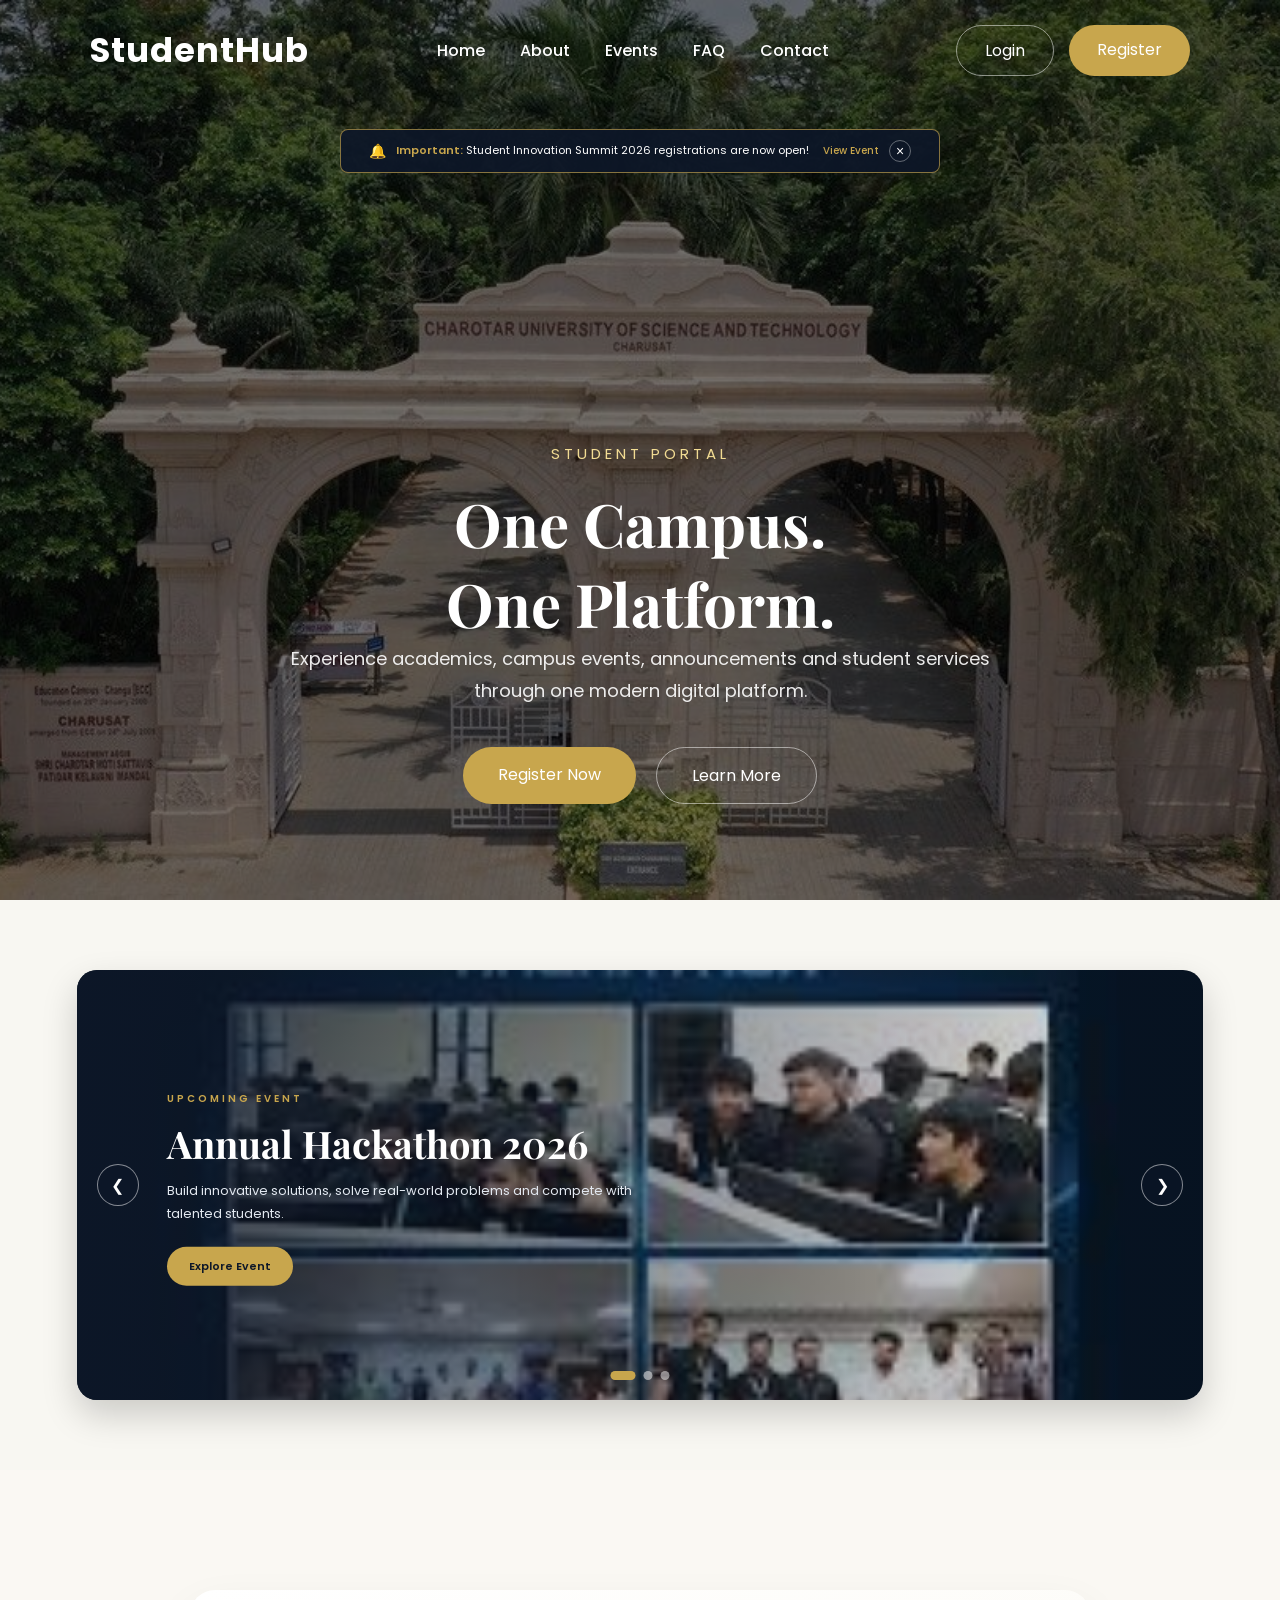
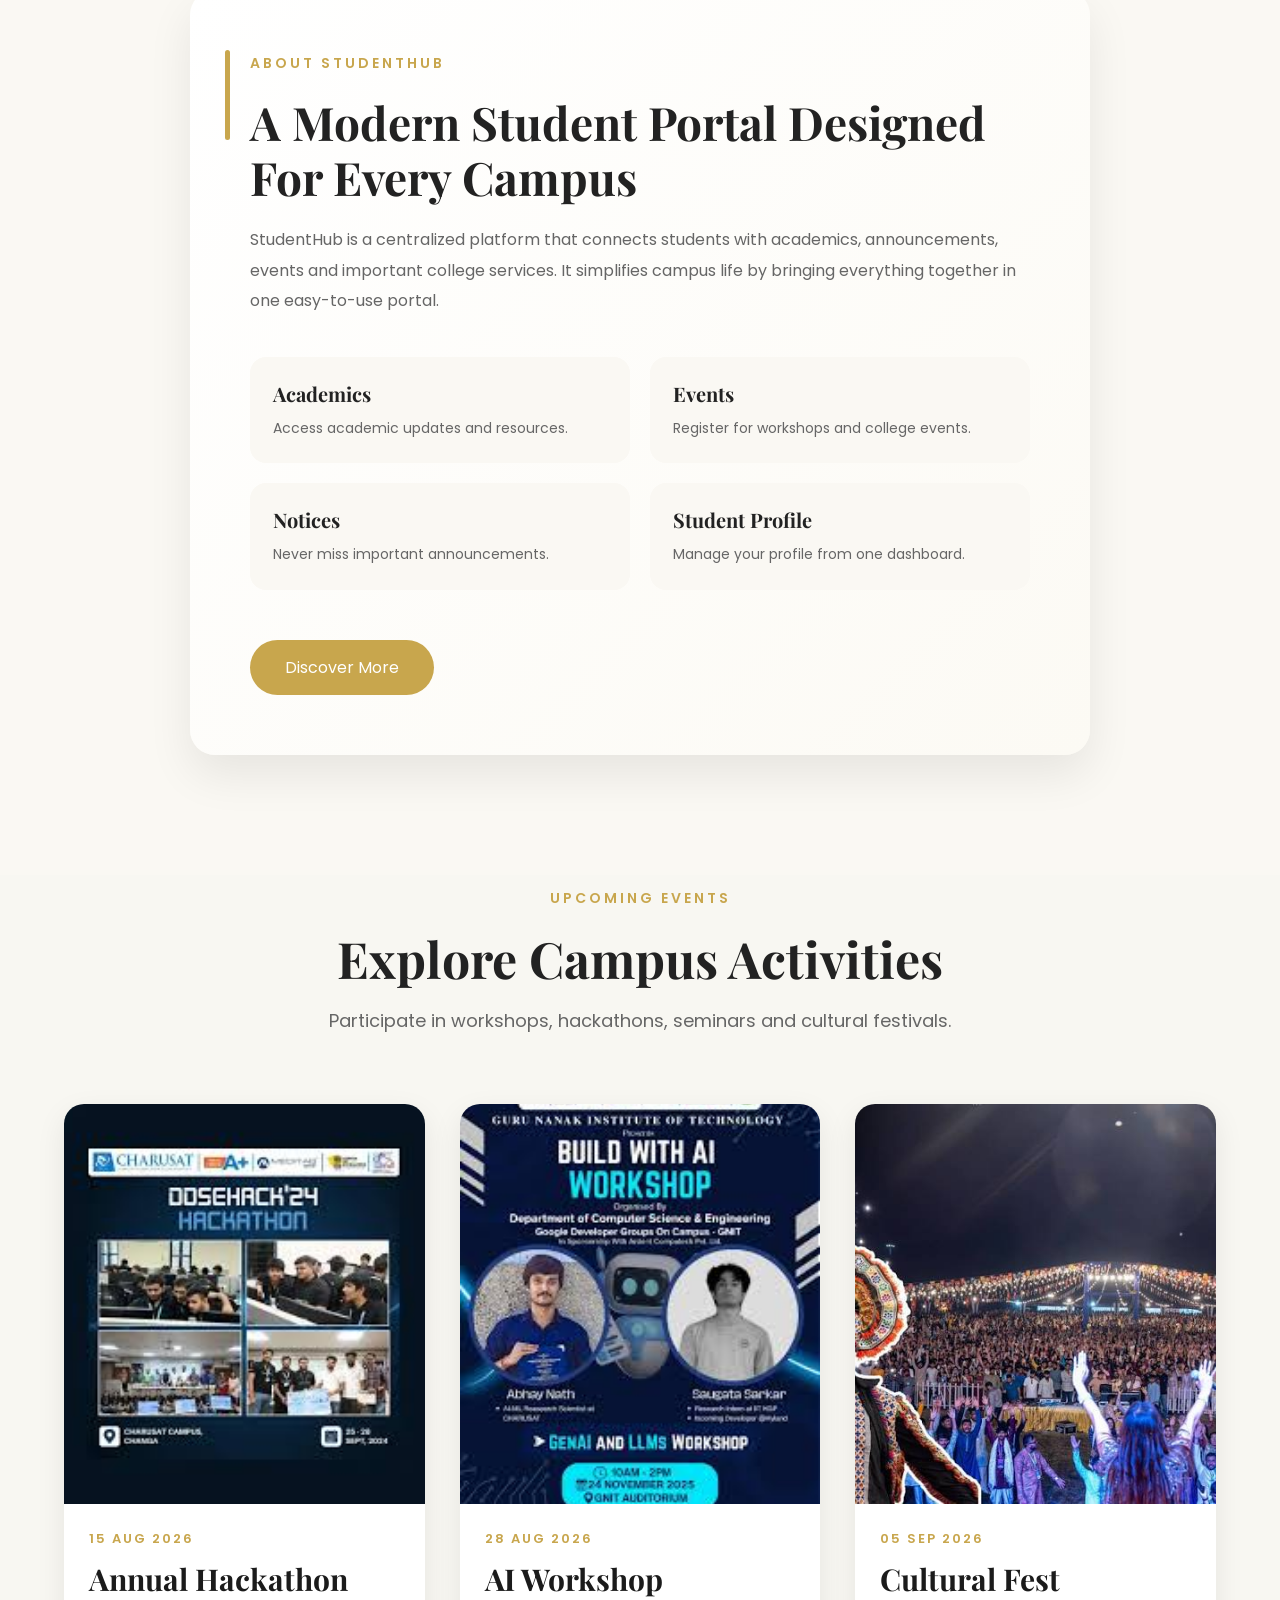
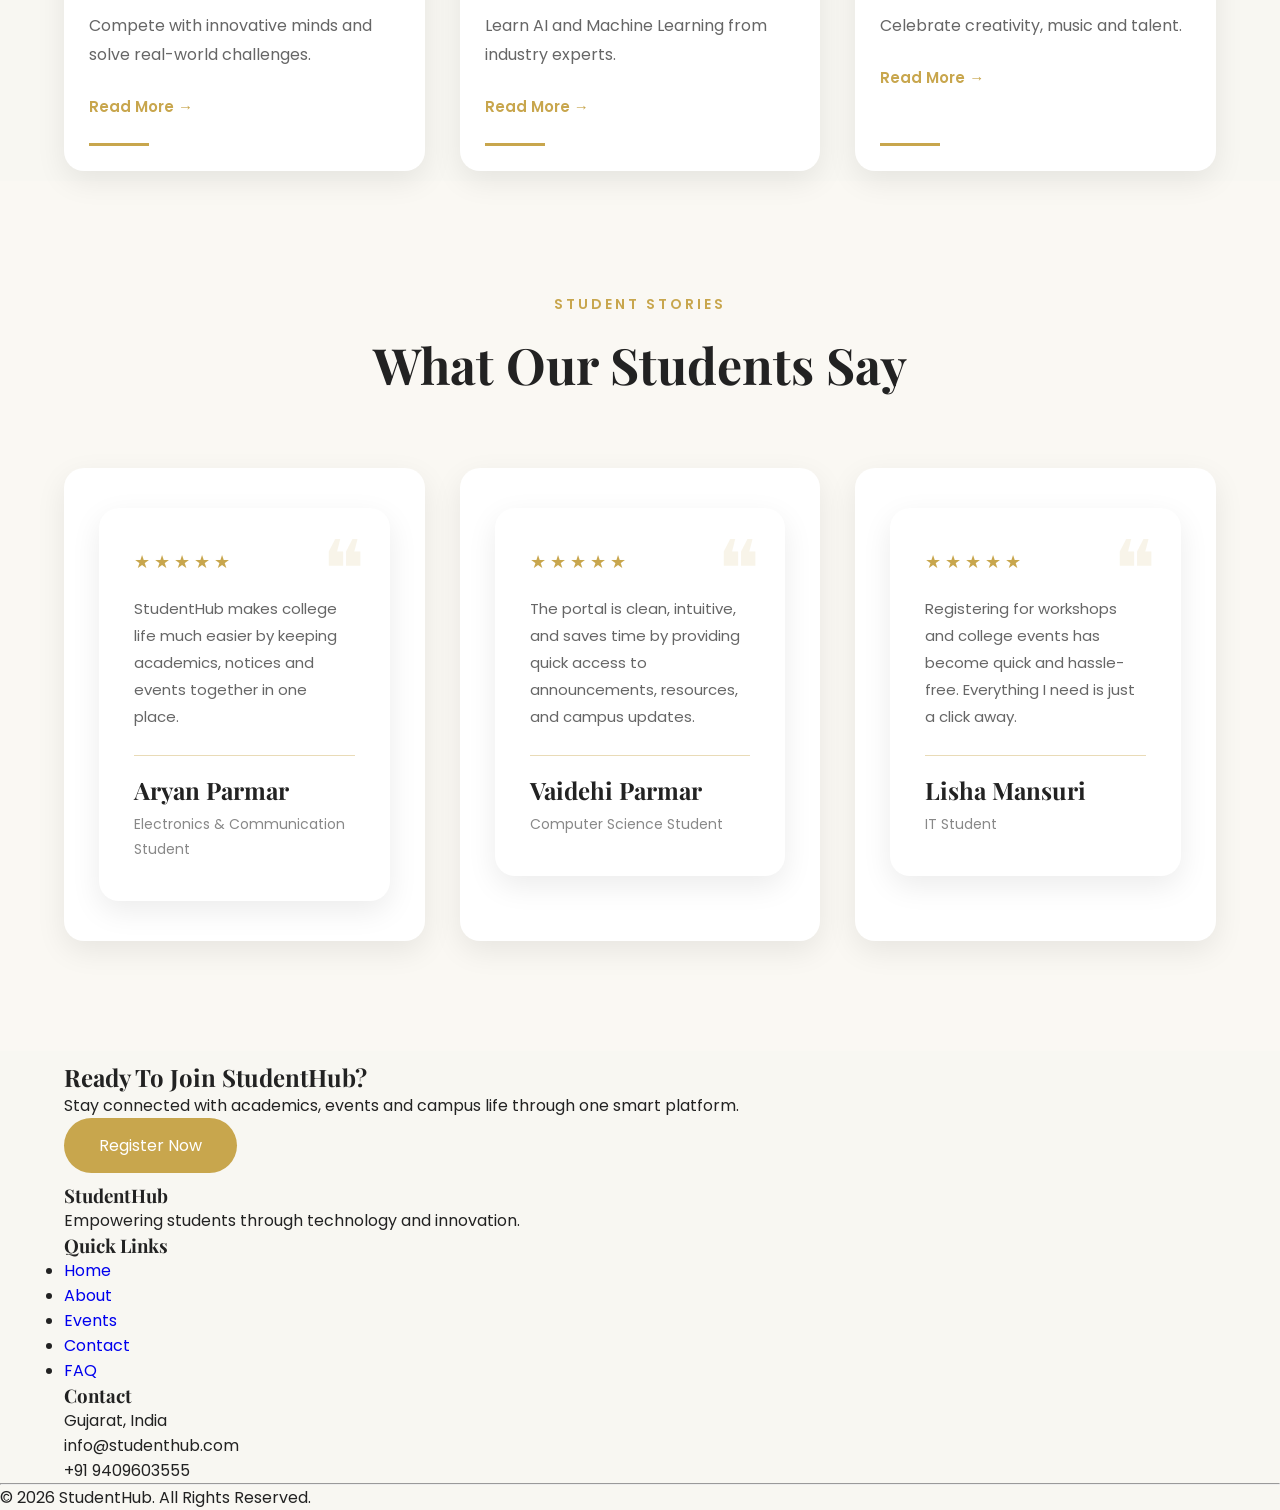
<file: index.html>
<!DOCTYPE html>
<html lang="en">
<head>
    <meta charset="UTF-8">
    <meta name="viewport" content="width=device-width, initial-scale="1.0">
    <title>StudentHub</title>
    <link rel="stylesheet" href="css/style.css">
    <link rel="preconnect" href="https://fonts.googleapis.com">
    <link rel="preconnect" href="https://fonts.gstatic.com" crossorigin>
    <link href="https://fonts.googleapis.com/css2?family=Playfair+Display:wght@500;600;700&family=Poppins:wght@300;400;500;600&display=swap" rel="stylesheet">
</head>
<body>
    <section class="hero">
        <div class="overlay">
            <header>
                <nav class="navbar home-navbar">
                    <div class="logo">
                        <a href="index.html">StudentHub</a>
                    </div>
                    <ul class="nav-links">
                        <li><a href="index.html">Home</a></li>
                        <li><a href="about.html">About</a></li>
                        <li><a href="events.html">Events</a></li>
                        <li><a href="faq.html">FAQ</a></li>
                        <li><a href="contact.html">Contact</a></li>
                    </ul>
                    <div class="nav-buttons">
                        <a href="login.html" class="login-btn">Login</a>
                        <a href="register.html" class="register-btn">Register</a>
                       
                    </div>
                </nav>
            </header>
            <!-- NOTIFICATION BANNER -->
                <div class="notification-banner" id="notificationBanner">
                <span>🔔</span>
                <p>
                <strong>Important:</strong> Student Innovation Summit 2026
                registrations are now open!
                </p>
                <a href="events.html">View Event</a>
                <button id="closeNotification" type="button">×</button>
                </div>
            <div class="home-hero-content">
                <p class="tagline">
                    STUDENT PORTAL
                </p>
                <h1 class="campus">
                    One Campus.<br>
                    One Platform.

                </h1>

                <p class="description">

                    Experience academics, campus events,
                    announcements and student services
                    through one modern digital platform.

                </p>

                <div class="hero-buttons">

                    <a href="register.html" class="primary-btn">

                        Register Now

                    </a>

                    <a href="about.html" class="secondary-btn">

                        Learn More

                    </a>

                </div>

            </div>

        </div>

    </section>
    <!-- CONTENT SLIDER -->
<section class="content-slider">

    <div class="slider-container">

        <div class="slide active">
            <img src="images/hackathon.jpeg" alt="Annual Hackathon">
            <div class="slide-content">
                <span>UPCOMING EVENT</span>
                <h2>Annual Hackathon 2026</h2>
                <p>
                    Build innovative solutions, solve real-world problems
                    and compete with talented students.
                </p>
                <a href="events.html" class="slider-btn">Explore Event</a>
            </div>
        </div>

        <div class="slide">
            <img src="images/workshop2.jpeg" alt="AI Workshop">
            <div class="slide-content">
                <span>LEARN & GROW</span>
                <h2>AI & Machine Learning Workshop</h2>
                <p>
                    Learn modern AI technologies and explore
                    practical applications with industry experts.
                </p>
                <a href="events.html" class="slider-btn">Learn More</a>
            </div>
        </div>

        <div class="slide">
            <img src="images/event.jpeg" alt="Cultural Fest">
            <div class="slide-content">
                <span>CAMPUS LIFE</span>
                <h2>Celebrate Campus Life</h2>
                <p>
                    Discover cultural events, student activities
                    and unforgettable campus experiences.
                </p>
                <a href="events.html" class="slider-btn">View Events</a>
            </div>
        </div>

        <button class="slider-prev" id="sliderPrev" type="button">
            ❮
        </button>

        <button class="slider-next" id="sliderNext" type="button">
            ❯
        </button>

        <div class="slider-dots" id="sliderDots">
            <button class="dot active" type="button"></button>
            <button class="dot" type="button"></button>
            <button class="dot" type="button"></button>
        </div>

    </div>

</section>
<section class="about">

    <div class="container">

        <div class="about-image">

        </div>

        <div class="about-content">

            <span class="section-tag">

                ABOUT STUDENTHUB

            </span>

            <h2>

                A Modern Student Portal Designed
                For Every Campus

            </h2>

            <p>

                StudentHub is a centralized platform that
                connects students with academics,
                announcements, events and important
                college services. It simplifies campus life
                by bringing everything together in one
                easy-to-use portal.

            </p>

            <div class="about-features">

                <div class="feature">

                    <h4> Academics</h4>

                    <p>Access academic updates and resources.</p>

                </div>

                <div class="feature">

                    <h4> Events</h4>

                    <p>Register for workshops and college events.</p>

                </div>

                <div class="feature">

                    <h4> Notices</h4>

                    <p>Never miss important announcements.</p>

                </div>

                <div class="feature">

                    <h4> Student Profile</h4>

                    <p>Manage your profile from one dashboard.</p>

                </div>

            </div>

            <a href="about.html" class="primary-btn">

                Discover More

            </a>

        </div>

    </div>

</section>
<section class="events">

    <div class="container">

        <div class="section-heading">

            <span class="section-tag">

                UPCOMING EVENTS

            </span>

            <h2>

                Explore Campus Activities

            </h2>

            <p>

                Participate in workshops, hackathons,
                seminars and cultural festivals.

            </p>

        </div>

        <div class="event-grid">

            <article class="event-card">

                <img src="images/hackathon.jpeg" alt="Hackathon">

                <div class="event-info">

                    <span>15 AUG 2026</span>

                    <h3>

                        Annual Hackathon

                    </h3>

                    <p>

                        Compete with innovative minds
                        and solve real-world challenges.

                    </p>

                    <a href="events.html">

                        Read More →

                    </a>

                </div>

            </article>

            <article class="event-card">

                <img src="images/workshop2.jpeg" alt="Workshop">

                <div class="event-info">

                    <span>28 AUG 2026</span>

                    <h3>

                        AI Workshop

                    </h3>
                    <p>

                        Learn AI and Machine Learning
                        from industry experts.

                    </p>

                    <a href="events.html">

                        Read More →

                    </a>

                </div>

            </article>

            <article class="event-card">

                <img src="images/event.jpeg" alt="Cultural Fest">

                <div class="event-info">

                    <span>05 SEP 2026</span>

                    <h3>

                        Cultural Fest

                    </h3>

                    <p>

                        Celebrate creativity,
                        music and talent.

                    </p>

                    <a href="events.html">

                        Read More →

                    </a>

                </div>

            </article>

        </div>

    </div>

</section>
<section class="testimonials">
    <div class="container">

        <div class="section-heading">
            <span class="section-tag">STUDENT STORIES</span>
            <h2>What Our Students Say</h2>
        </div>
<div class="testimonial-grid">
<div class="testimonial-card">
     <div class="testimonial-card featured">
    <div class="quote">❝</div>

    <div class="stars">
        ★★★★★
    </div>

    <p>
        StudentHub makes college life much easier by
        keeping academics, notices and events together
        in one place.
    </p>

    <h4>Aryan Parmar</h4>

    <span>Electronics & Communication Student</span>
    </div>
    </div>
    <div class="testimonial-card">
        <div class="testimonial-card featured">
    <div class="quote">❝</div>

    <div class="stars">
        ★★★★★
    </div>
    <p>
        The portal is clean, intuitive, and saves time by
        providing quick access to announcements,
        resources, and campus updates.</p>
    <h4>Vaidehi Parmar</h4>
    <span>Computer Science Student</span>
    </div>
    </div>
    <div class="testimonial-card">
        <div class="testimonial-card featured">
    <div class="quote">❝</div>

    <div class="stars">
        ★★★★★
    </div>
    <p>
        Registering for workshops and college events
        has become quick and hassle-free.
        Everything I need is just a click away.
    </p>
    <h4>Lisha Mansuri</h4>
    <span>IT Student</span>
    </div>
    </div>
</div>
</div>
</div>
</section>
<section class="cta">

    <div class="container">

        <h2>

            Ready To Join StudentHub?

        </h2>

        <p>

            Stay connected with academics,
            events and campus life through
            one smart platform.

        </p>

        <a href="register.html" class="primary-btn">

            Register Now

        </a>

    </div>

</section>
<footer>

    <div class="container footer-grid">

        <div>

            <h3>

                StudentHub

            </h3>

            <p>

                Empowering students through
                technology and innovation.

            </p>

        </div>

        <div>
            <h3>
                Quick Links
            </h3>
            <ul>
                <li><a href="index.html">Home</a></li>
                <li><a href="about.html">About</a></li>
                <li><a href="events.html">Events</a></li>
                <li><a href="contact.html">Contact</a></li>
                <li><a href="faq.html">FAQ</a></li>
            </ul>
        </div>
        <div>
            <h3>
                Contact
            </h3>
            <p>Gujarat, India</p>
            <p>info@studenthub.com</p>
            <p>+91 9409603555</p>
        </div>
    </div>
    <hr>
    <p class="copyright">
        © 2026 StudentHub. All Rights Reserved.
    </p>
</footer>
</body>
<script src="js/script.js"></script>
</html>
</file>
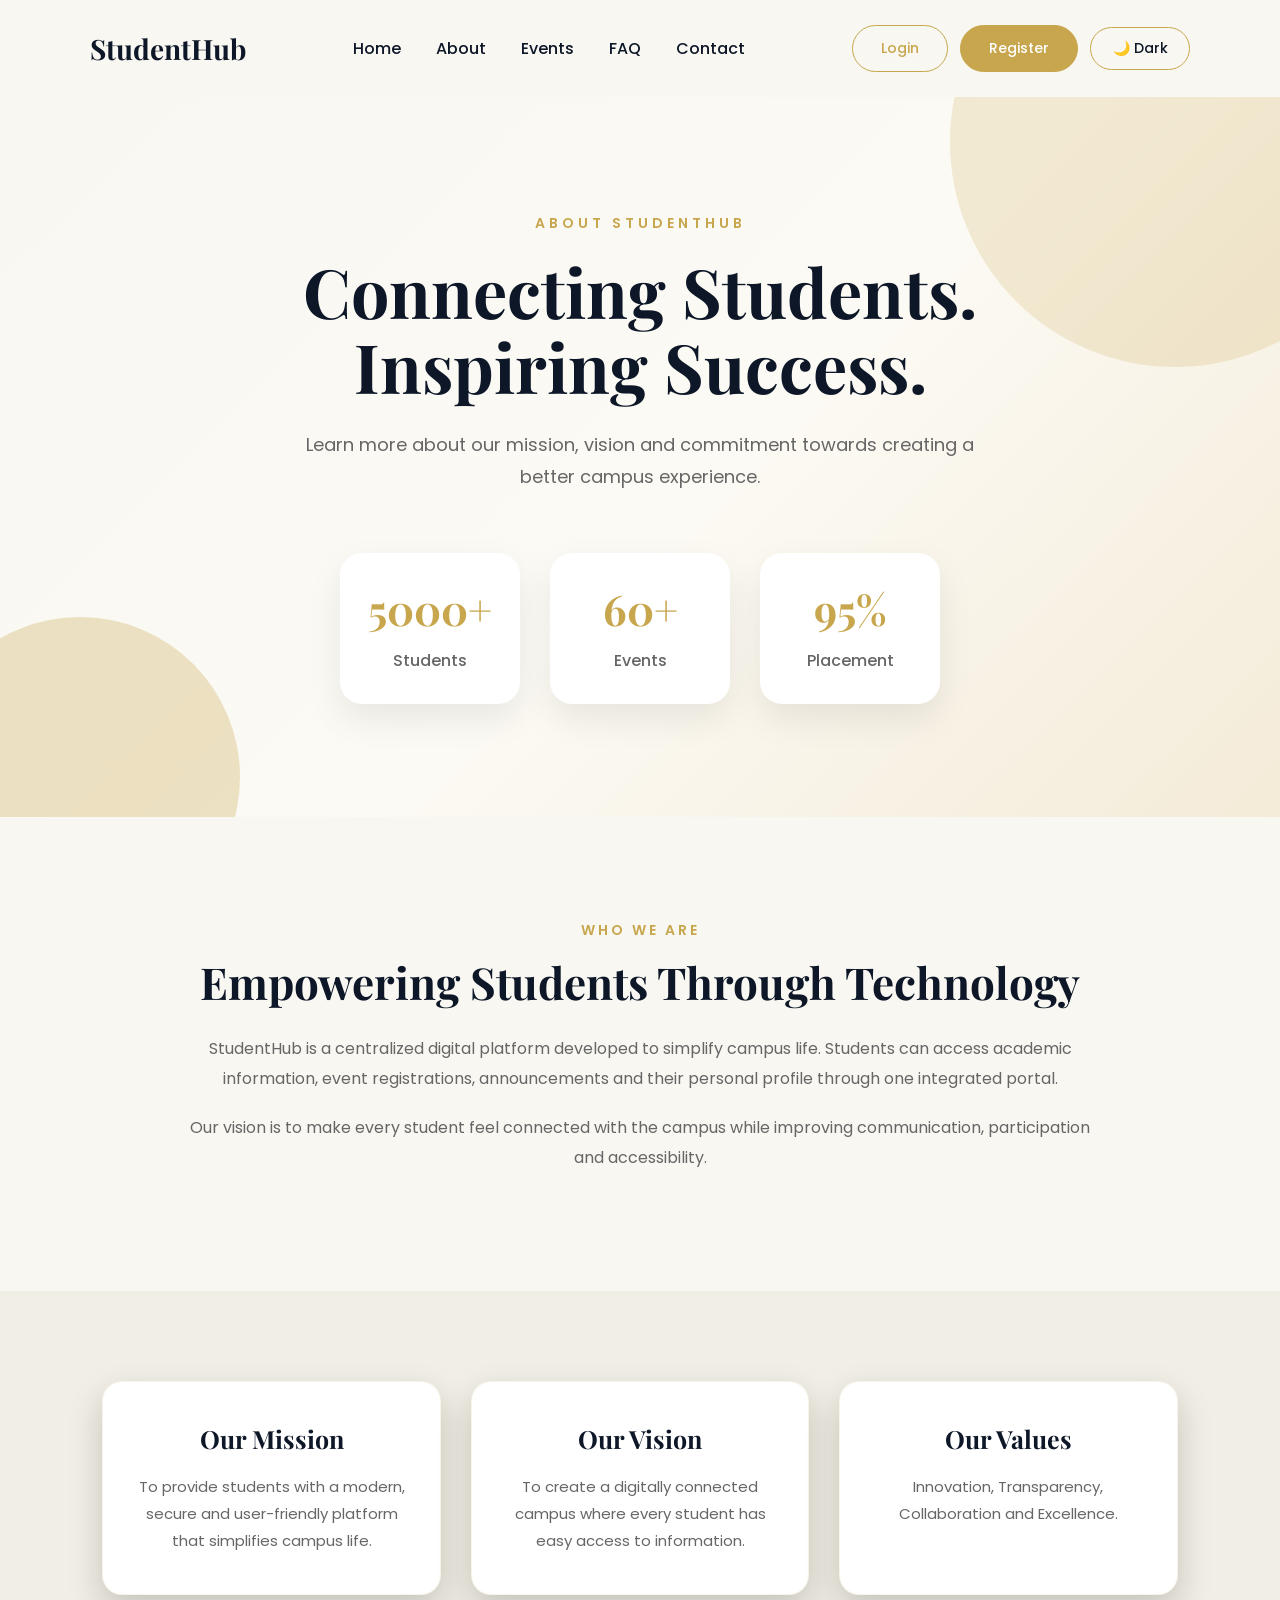
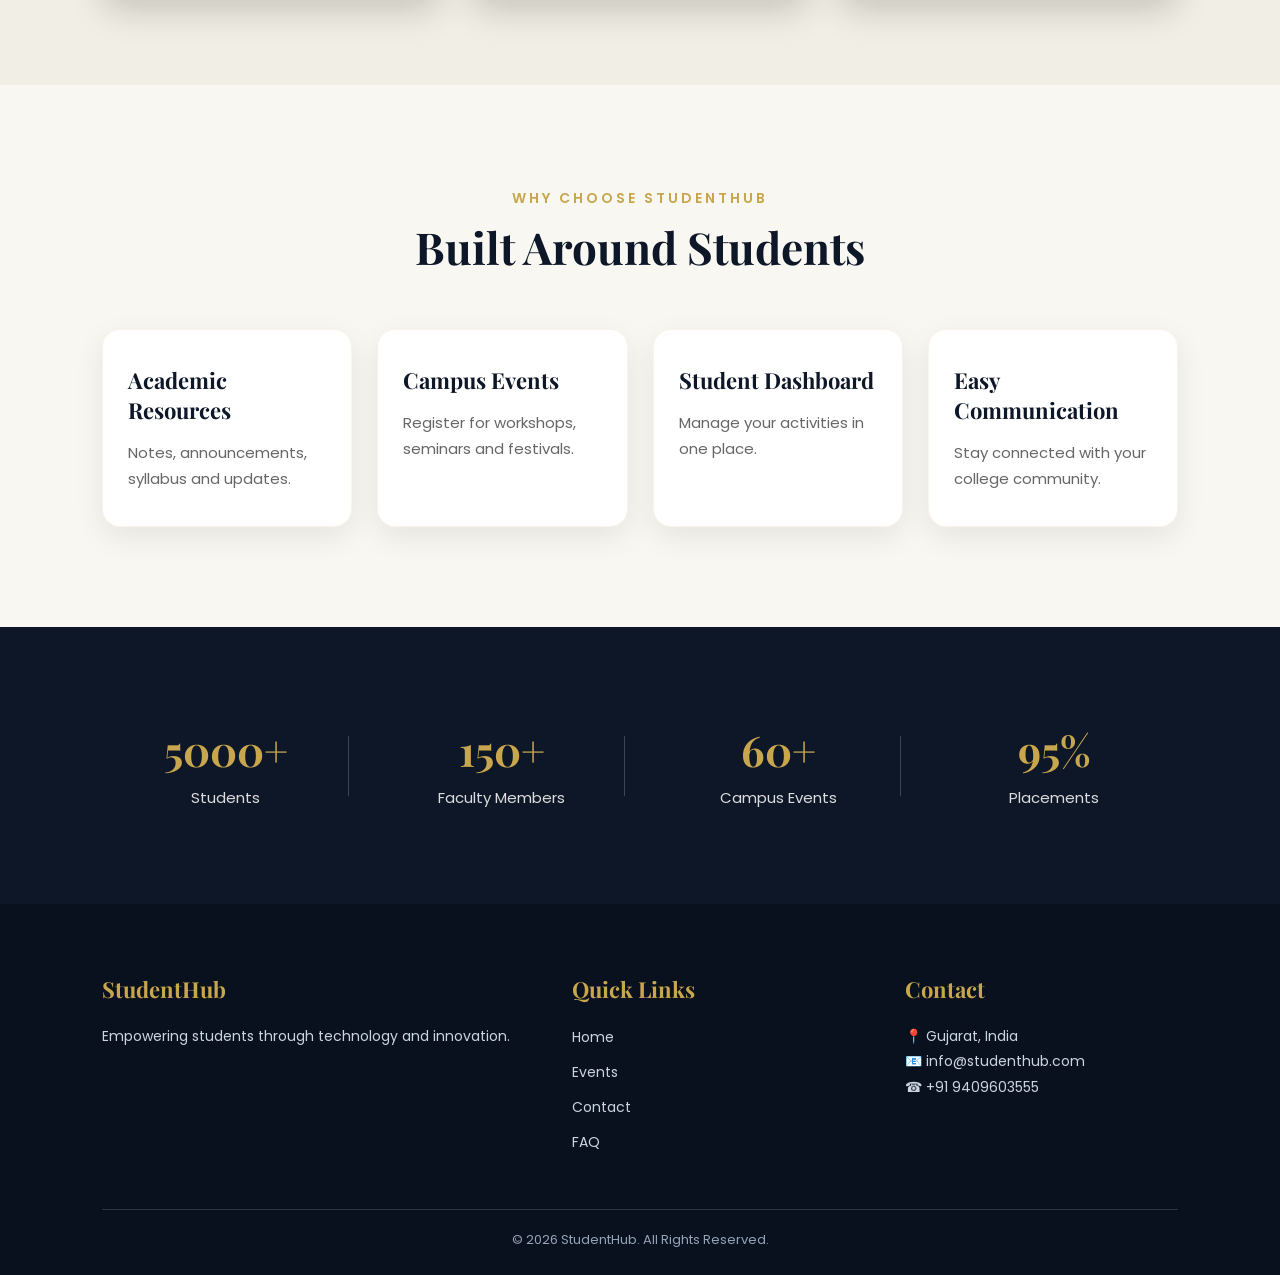
<file: about.html>
<!DOCTYPE html>
<html lang="en">

<head>

    <meta charset="UTF-8">

    <meta name="viewport" content="width=device-width, initial-scale=1.0">

    <title>StudentHub | About</title>

    <link rel="stylesheet" href="css/about.css">

    <link rel="preconnect" href="https://fonts.googleapis.com">

    <link rel="preconnect" href="https://fonts.gstatic.com" crossorigin>

    <link href="https://fonts.googleapis.com/css2?family=Poppins:wght@300;400;500;600&family=Playfair+Display:wght@500;600;700&display=swap" rel="stylesheet">

</head>

<body>
<header>
    <nav class="navbar">

        <div class="logo">

            <a href="index.html">StudentHub</a>

        </div>

        <ul class="nav-links">

            <li><a href="index.html">Home</a></li>

            <li><a href="about.html">About</a></li>

            <li><a href="events.html">Events</a></li>

            <li><a href="faq.html">FAQ</a></li>

            <li><a href="contact.html">Contact</a></li>

        </ul>

        <div class="nav-buttons">

            <a href="login.html" class="login-btn">Login</a>

            <a href="register.html" class="register-btn">Register</a>
            <button id="themeToggle" type="button">🌙 Dark</button>

        </div>

    </nav>

</header>
<section class="page-hero">

    <div class="about-hero-content">

        <span>ABOUT STUDENTHUB</span>

        <h1>
            Connecting Students.<br>
            Inspiring Success.
        </h1>

        <p>
            Learn more about our mission, vision and commitment
            towards creating a better campus experience.
        </p>

        <div class="hero-stats">

            <div class="hero-card">
                <h3>5000+</h3>
                <p>Students</p>
            </div>

            <div class="hero-card">
                <h3>60+</h3>
                <p>Events</p>
            </div>

            <div class="hero-card">
                <h3>95%</h3>
                <p>Placement</p>
            </div>

        </div>

    </div>

</section>
<section class="about-main">

    <div class="container">

        <div class="about-text">

            <span>WHO WE ARE</span>

            <h2>

                Empowering Students Through Technology

            </h2>

            <p>

                StudentHub is a centralized digital platform
                developed to simplify campus life. Students
                can access academic information, event
                registrations, announcements and their
                personal profile through one integrated portal.

            </p>

            <p>

                Our vision is to make every student feel
                connected with the campus while improving
                communication, participation and accessibility.

            </p>

        </div>

    </div>

</section>
<section class="mission">

    <div class="container">

        <div class="mission-card">

            <h3>Our Mission</h3>

            <p>

                To provide students with a modern,
                secure and user-friendly platform
                that simplifies campus life.

            </p>

        </div>

        <div class="mission-card">

            <h3>Our Vision</h3>

            <p>

                To create a digitally connected
                campus where every student has
                easy access to information.

            </p>

        </div>

        <div class="mission-card">

            <h3>Our Values</h3>

            <p>

                Innovation, Transparency,
                Collaboration and Excellence.

            </p>

        </div>

    </div>

</section>
<section class="why-us">

    <div class="container">

        <div class="section-heading">

            <span>WHY CHOOSE STUDENTHUB</span>

            <h2>

                Built Around Students

            </h2>

        </div>

        <div class="feature-grid">

            <div class="feature-card">

                <h3>Academic Resources</h3>

                <p>

                    Notes, announcements,
                    syllabus and updates.

                </p>

            </div>

            <div class="feature-card">

                <h3>Campus Events</h3>

                <p>

                    Register for workshops,
                    seminars and festivals.

                </p>

            </div>

            <div class="feature-card">

                <h3>Student Dashboard</h3>

                <p>

                    Manage your activities
                    in one place.

                </p>

            </div>

            <div class="feature-card">

                <h3>Easy Communication</h3>

                <p>

                    Stay connected with your
                    college community.

                </p>

            </div>

        </div>

    </div>

</section>
<section class="statistics">

    <div class="container">

        <div class="stat">

            <h2>5000+</h2>

            <p>Students</p>

        </div>

        <div class="stat">

            <h2>150+</h2>

            <p>Faculty Members</p>

        </div>

        <div class="stat">

            <h2>60+</h2>

            <p>Campus Events</p>

        </div>

        <div class="stat">

            <h2>95%</h2>

            <p>Placements</p>

        </div>

    </div>

</section>
<footer>

    <div class="container footer-grid">

        <div>

            <h3>StudentHub</h3>

            <p>

                Empowering students through
                technology and innovation.

            </p>

        </div>

        <div>

            <h3>Quick Links</h3>

            <ul>

                <li><a href="index.html">Home</a></li>

                <li><a href="events.html">Events</a></li>

                <li><a href="contact.html">Contact</a></li>

                <li><a href="faq.html">FAQ</a></li>

            </ul>

        </div>

        <div>

            <h3>Contact</h3>

            <p>📍 Gujarat, India</p>

            <p>📧 info@studenthub.com</p>

            <p>☎ +91 9409603555</p>

        </div>

    </div>

    <hr>

    <p class="copyright">

        © 2026 StudentHub. All Rights Reserved.

    </p>

</footer>
<script src="js/theme.js"></script>

</body>

</html>
</file>
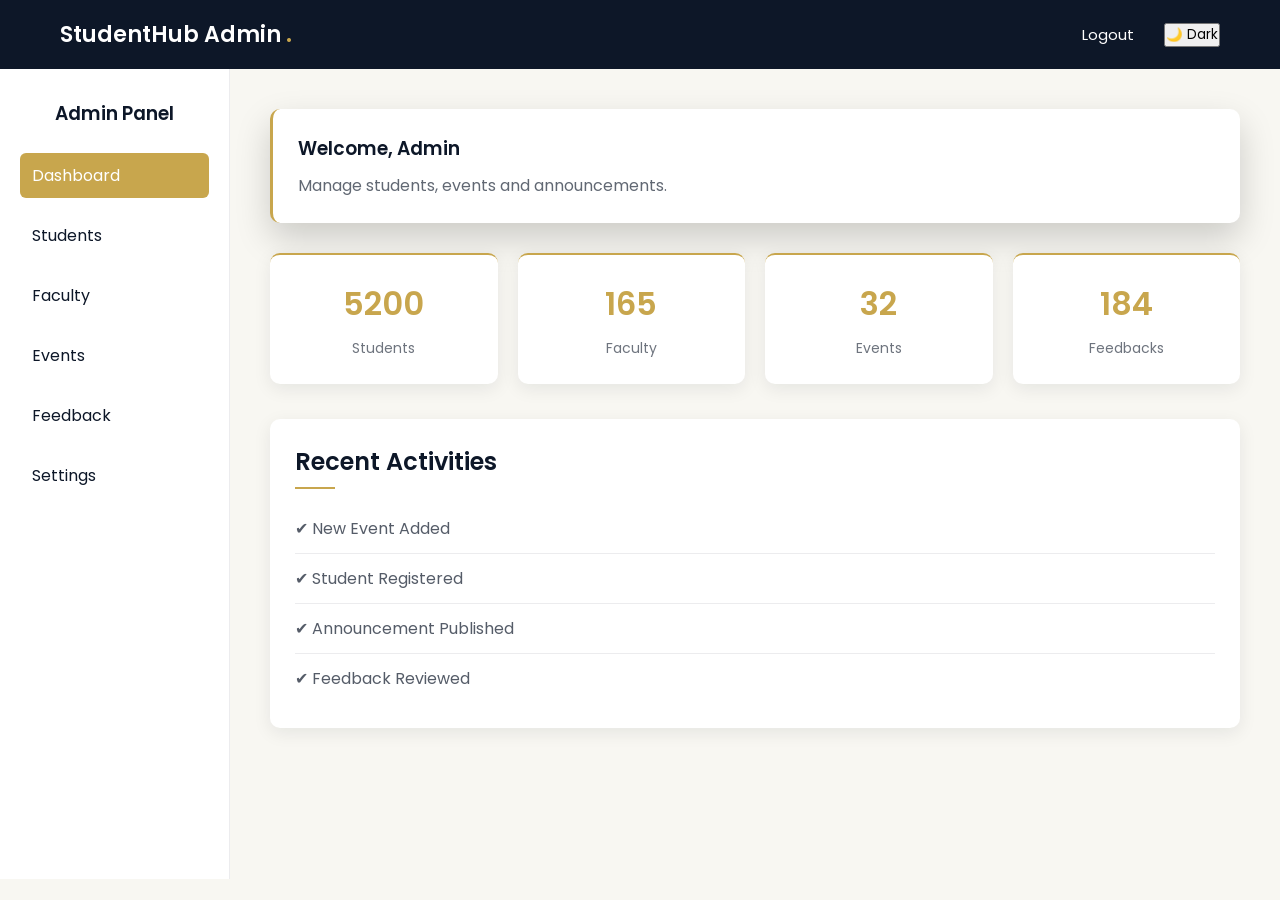
<file: admin.html>
<!DOCTYPE html>
<html lang="en">

<head>

<meta charset="UTF-8">

<meta name="viewport" content="width=device-width, initial-scale=1.0">

<title>StudentHub | Admin</title>

<link rel="stylesheet" href="css/admin.css">

</head>

<body>

<header class="dashboard-header">

    <div class="logo">
        <a href="index.html">
            StudentHub Admin
        </a>
    </div>

    <div class="dashboard-nav">
        <a href="login.html">
            Logout
        </a>
        <button id="themeToggle" type="button">🌙 Dark</button>

    </div>

</header>
<section class="dashboard">

<aside class="sidebar">

<h3>

Admin Panel

</h3>

<ul>

<li><a href="dashboard.html">Dashboard</a></li>

<li><a href="profile.html">Students</a></li>

<li><a href="#">Faculty</a></li>

<li><a href="events.html">Events</a></li>

<li><a href="feedback.html">Feedback</a></li>

<li><a href="#">Settings</a></li>

</ul>

</aside>



<main class="dashboard-content">

<section class="welcome-card">

<h1>

Welcome, Admin

</h1>

<p>

Manage students, events and announcements.

</p>

</section>



<section class="stats">

<div class="stat-card">

<h2>5200</h2>

<p>Students</p>

</div>

<div class="stat-card">

<h2>165</h2>

<p>Faculty</p>

</div>

<div class="stat-card">

<h2>32</h2>

<p>Events</p>

</div>

<div class="stat-card">

<h2>184</h2>

<p>Feedbacks</p>

</div>

</section>



<section class="dashboard-section">

<h2>

Recent Activities

</h2>

<ul>

<li>✔ New Event Added</li>

<li>✔ Student Registered</li>

<li>✔ Announcement Published</li>

<li>✔ Feedback Reviewed</li>

</ul>

</section>

</main>

</section>
<script src="js/theme.js"></script>
</body>

</html>
</file>
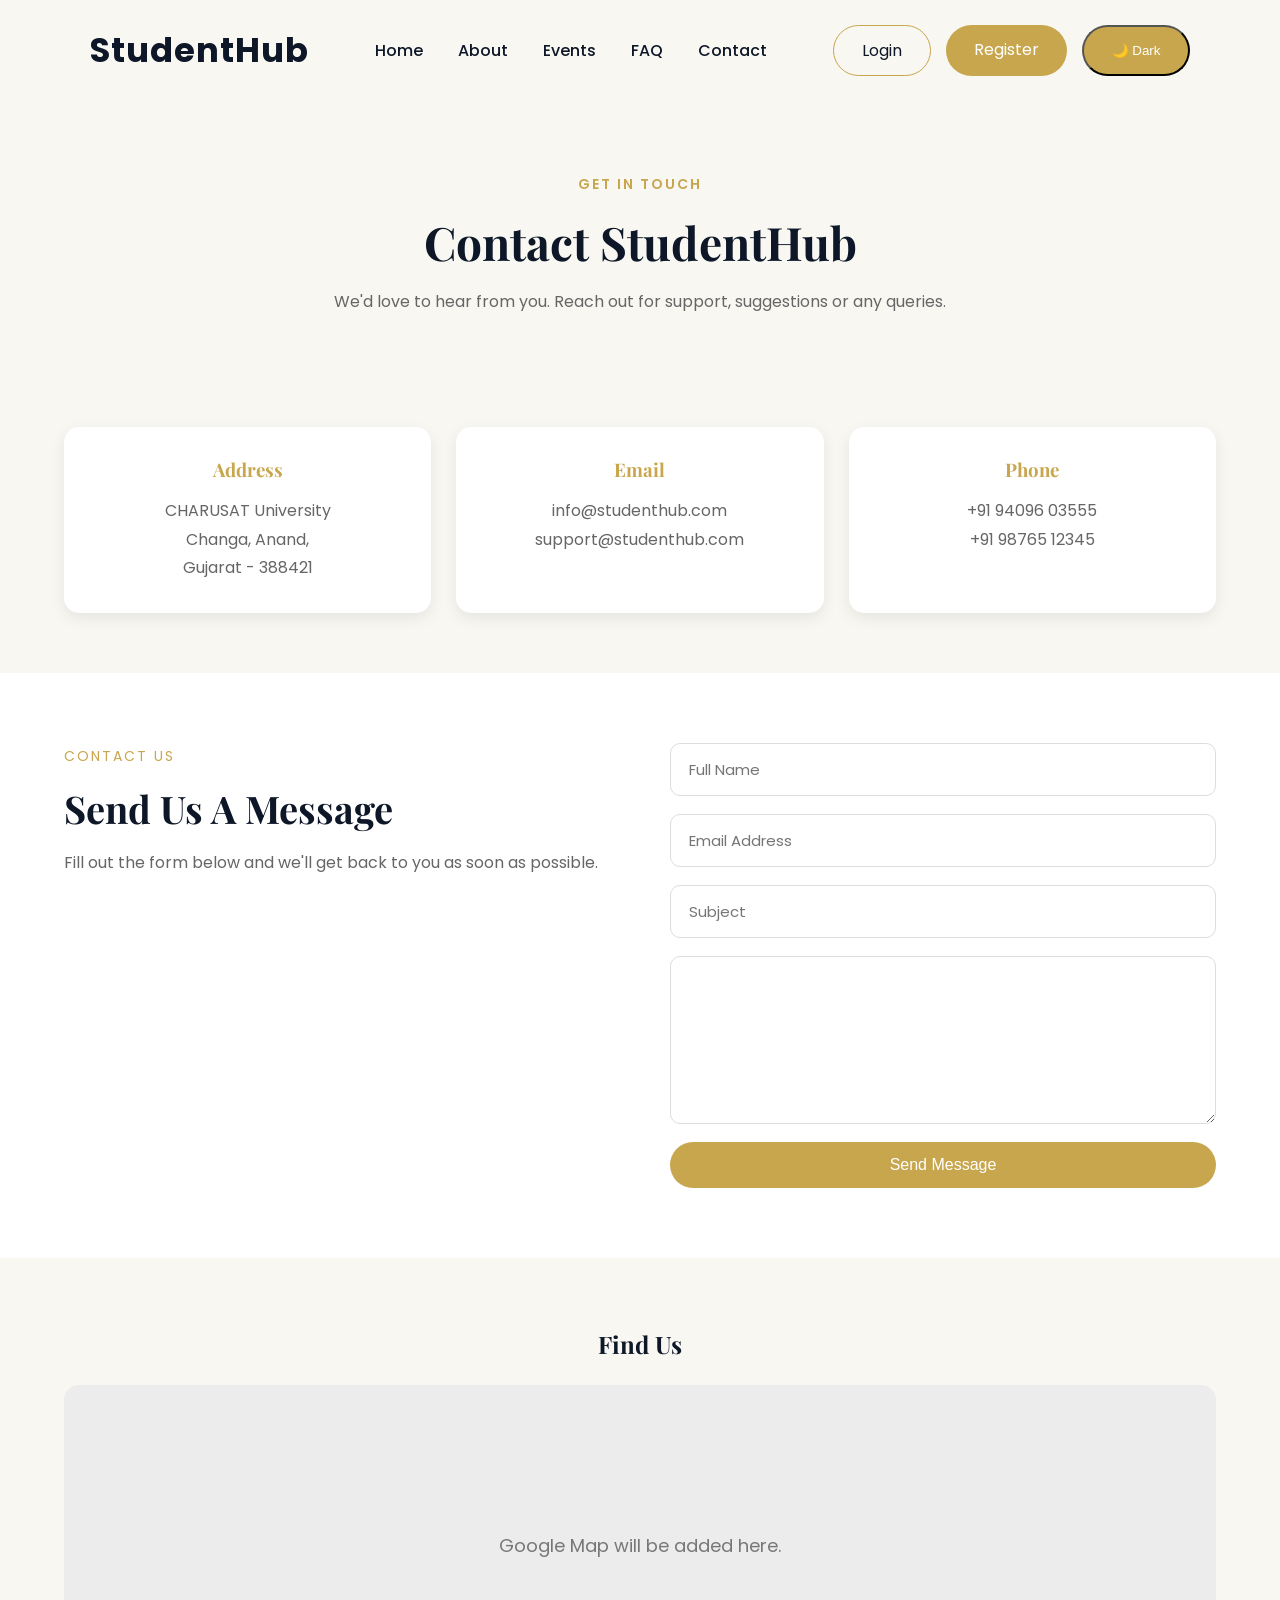
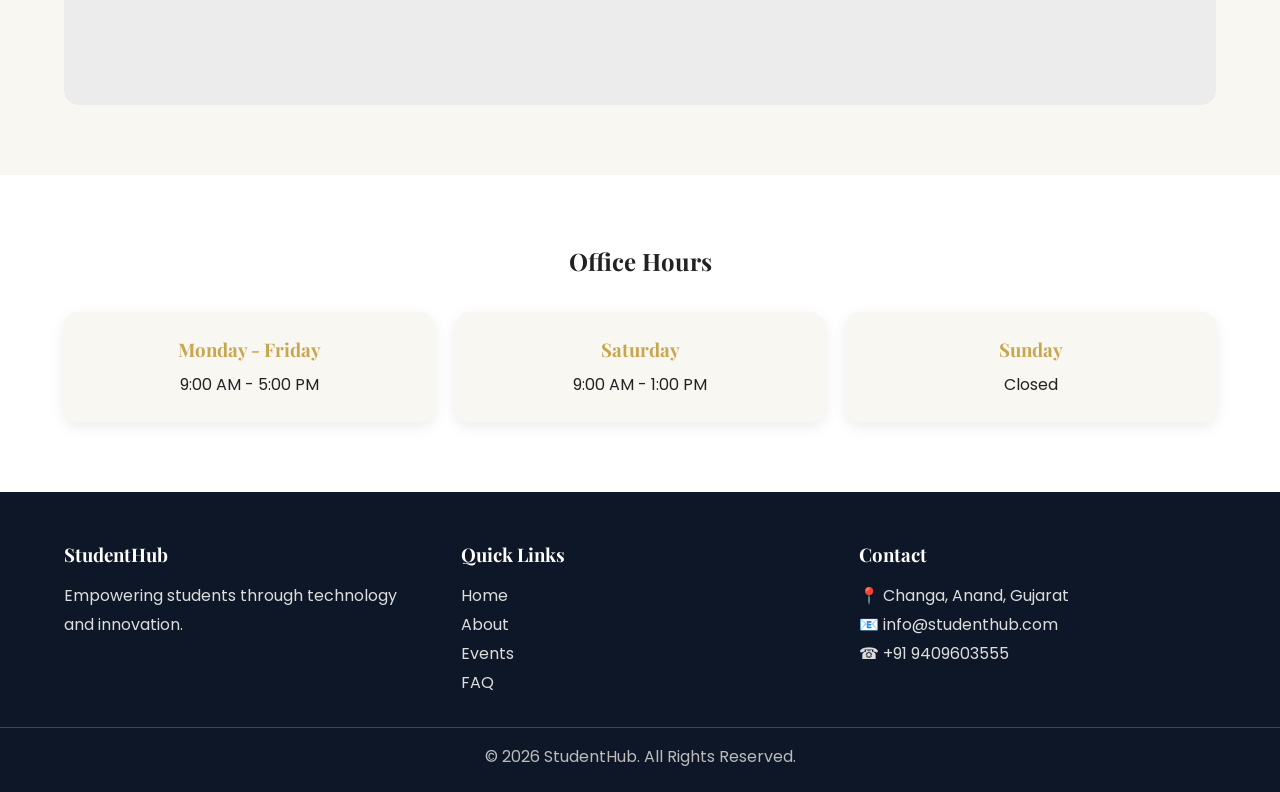
<file: contact.html>
<!DOCTYPE html>
<html lang="en">
<head>
    <meta charset="UTF-8">
    <meta name="viewport" content="width=device-width, initial-scale=1.0">

    <title>StudentHub | Contact</title>

    <link rel="stylesheet" href="css/contact.css">

    <link rel="preconnect" href="https://fonts.googleapis.com">

    <link rel="preconnect" href="https://fonts.gstatic.com" crossorigin>

    <link href="https://fonts.googleapis.com/css2?family=Poppins:wght@300;400;500;600&family=Playfair+Display:wght@500;600;700&display=swap" rel="stylesheet">

</head>

<body>
<header>

    <nav class="navbar">

        <div class="logo">

            <a href="index.html">StudentHub</a>

        </div>

        <ul class="nav-links">

            <li><a href="index.html">Home</a></li>

            <li><a href="about.html">About</a></li>

            <li><a href="events.html">Events</a></li>

            <li><a href="faq.html">FAQ</a></li>

            <li><a href="contact.html">Contact</a></li>

        </ul>

        <div class="nav-buttons">

            <a href="login.html" class="login-btn">Login</a>

            <a href="register.html" class="register-btn">Register</a>

            <button id="themeToggle" type="button">🌙 Dark</button>

        </div>

    </nav>

</header>
<section class="page-hero">

    <div class="overlay">

        <div class="hero-content">

            <span>GET IN TOUCH</span>

            <h1>

                Contact StudentHub

            </h1>

            <p>

                We'd love to hear from you.
                Reach out for support,
                suggestions or any queries.

            </p>

        </div>

    </div>

</section>
<section class="contact-info">

    <div class="container">

        <div class="info-card">

            <h3>Address</h3>
            <p>
                CHARUSAT University<br>

                Changa, Anand,<br>

                Gujarat - 388421

            </p>

        </div>
        <div class="info-card">

            <h3>Email</h3>

            <p>

                info@studenthub.com

            </p>

            <p>

                support@studenthub.com

            </p>

        </div>
        <div class="info-card">

            <h3>Phone</h3>

            <p>

                +91 94096 03555

            </p>

            <p>

                +91 98765 12345

            </p>

        </div>

    </div>

</section>
<section class="contact-form">

    <div class="container">

        <div class="form-left">

            <span>CONTACT US</span>

            <h2>

                Send Us A Message

            </h2>

            <p>

                Fill out the form below and
                we'll get back to you as soon
                as possible.

            </p>

        </div>
        <div class="form-right">

            <form id="contactform">

                <input
                    id="Name"
                    type="text"
                    placeholder="Full Name"
                    required>

                <input
                id="Email"
                    type="email"
                    placeholder="Email Address"
                    required>

                <input
                    id="Subject"
                    type="text"
                    placeholder="Subject"
                    required>

                <textarea
                id="Message"
                    rows="6"
                    placeholder="Your Message"
                    required>

                </textarea>

                <button
                    type="submit">

                    Send Message

                </button>

            </form>

        </div>

    </div>

</section>
<section class="map-section">

    <div class="container">

        <h2>

            Find Us

        </h2>

        <div class="map-placeholder">

            Google Map will be added here.

        </div>

    </div>

</section>
<section class="office-hours">

    <div class="container">

        <h2>

            Office Hours

        </h2>

        <div class="hours-grid">

            <div>

                <h3>Monday - Friday</h3>

                <p>9:00 AM - 5:00 PM</p>

            </div>

            <div>

                <h3>Saturday</h3>

                <p>9:00 AM - 1:00 PM</p>

            </div>

            <div>

                <h3>Sunday</h3>

                <p>Closed</p>

            </div>

        </div>

    </div>

</section>
<footer>

    <div class="container footer-grid">

        <div>

            <h3>

                StudentHub

            </h3>

            <p>

                Empowering students through
                technology and innovation.

            </p>

        </div>
        <div>

            <h3>

                Quick Links

            </h3>

            <ul>

                <li><a href="index.html">Home</a></li>

                <li><a href="about.html">About</a></li>

                <li><a href="events.html">Events</a></li>

                <li><a href="faq.html">FAQ</a></li>

            </ul>

        </div>
        <div>

            <h3>

                Contact

            </h3>

            <p>📍 Changa, Anand, Gujarat</p>

            <p>📧 info@studenthub.com</p>

            <p>☎ +91 9409603555</p>

        </div>

    </div>

    <hr>

    <p class="copyright">

        © 2026 StudentHub. All Rights Reserved.

    </p>

</footer>

<script src="js/contact.js"></script>
<script src="js/theme.js"></script>
</body>

</html>
</file>
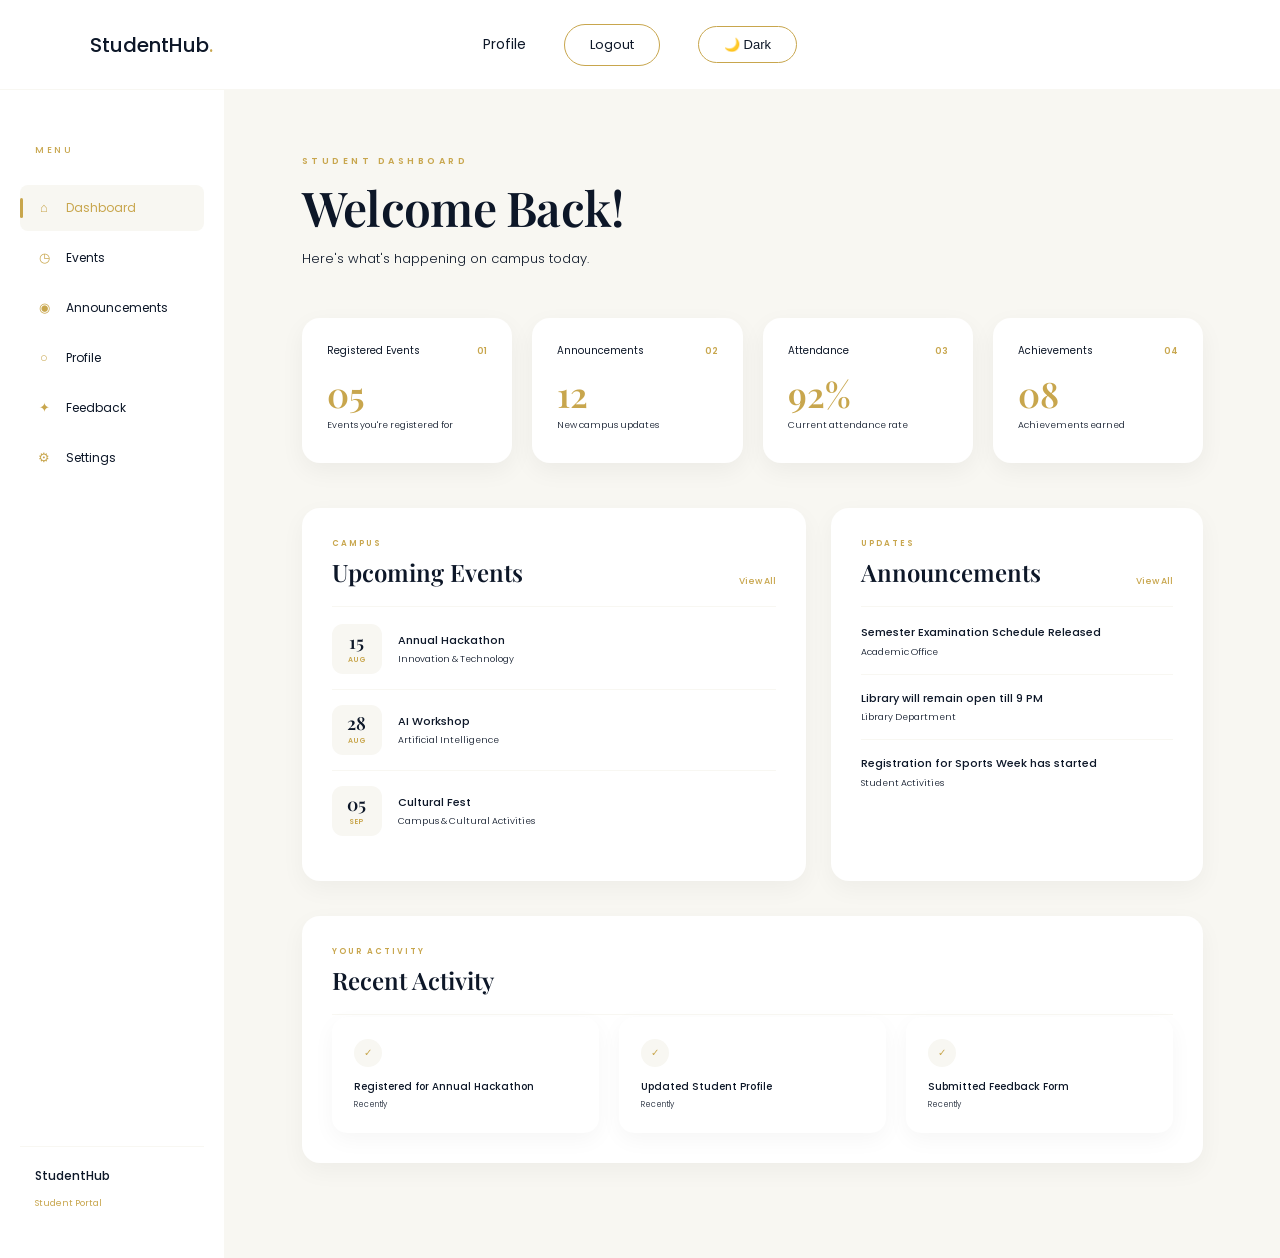
<file: dashboard.html>
<!DOCTYPE html>
<html lang="en">

<head>

    <meta charset="UTF-8">

    <meta name="viewport" content="width=device-width, initial-scale=1.0">

    <meta name="description"
        content="StudentHub student dashboard for events, announcements, activities and achievements.">

    <title>StudentHub | Dashboard</title>


    <!-- Google Fonts -->

    <link rel="preconnect" href="https://fonts.googleapis.com">

    <link rel="preconnect" href="https://fonts.gstatic.com" crossorigin>

    <link
        href="https://fonts.googleapis.com/css2?family=DM+Sans:wght@400;500;600;700&family=Playfair+Display:wght@500;600;700&display=swap"
        rel="stylesheet">


    <!-- Dashboard CSS -->

    <link rel="stylesheet" href="css/dashboard.css">

</head>


<body>


    

    <header class="top-header">

        <div class="logo">

            <a href="index.html">StudentHub</a>

        </div>


        <nav class="dashboard-nav" aria-label="User navigation">

            <a href="profile.html">Profile</a>

            <a href="login.html" class="logout-btn">Logout</a>

            <button id="themeToggle" type="button">🌙 Dark</button>

        </nav>

    </header>

    <div class="dashboard-layout">

        <aside class="sidebar">

            <div class="sidebar-title">

                <span>MENU</span>

            </div>


            <nav aria-label="Dashboard navigation">

                <ul>

                    <li class="active">

                        <a href="dashboard.html">

                            <span class="nav-icon">⌂</span>

                            <span>Dashboard</span>

                        </a>

                    </li>


                    <li>

                        <a href="events.html">

                            <span class="nav-icon">◷</span>

                            <span>Events</span>

                        </a>

                    </li>


                    <li>

                        <a href="#">

                            <span class="nav-icon">◉</span>

                            <span>Announcements</span>

                        </a>

                    </li>


                    <li>

                        <a href="profile.html">

                            <span class="nav-icon">○</span>

                            <span>Profile</span>

                        </a>

                    </li>


                    <li>

                        <a href="feedback.html">

                            <span class="nav-icon">✦</span>

                            <span>Feedback</span>

                        </a>

                    </li>


                    <li>

                        <a href="#">

                            <span class="nav-icon">⚙</span>

                            <span>Settings</span>

                        </a>

                    </li>

                </ul>

            </nav>


            <div class="sidebar-footer">

                <p>StudentHub</p>

                <span>Student Portal</span>

            </div>

        </aside>



        <!-- ================= MAIN CONTENT ================= -->

        <main class="dashboard-content">


            <!-- Page heading -->

            <div class="page-heading">

                <div>

                    <p class="eyebrow">STUDENT DASHBOARD</p>

                    <h1>Welcome Back!</h1>

                    <p class="heading-text">
                        Here's what's happening on campus today.
                    </p>

                </div>

            </div>



            <!-- ================= STATISTICS ================= -->

            <section class="stats" aria-label="Student statistics">


                <article class="stat-card">

                    <div class="stat-top">

                        <span class="stat-label">
                            Registered Events
                        </span>

                        <span class="stat-symbol">01</span>

                    </div>

                    <h2>05</h2>

                    <p>
                        Events you're registered for
                    </p>

                </article>


                <article class="stat-card">

                    <div class="stat-top">

                        <span class="stat-label">
                            Announcements
                        </span>

                        <span class="stat-symbol">02</span>

                    </div>

                    <h2>12</h2>

                    <p>
                        New campus updates
                    </p>

                </article>


                <article class="stat-card">

                    <div class="stat-top">

                        <span class="stat-label">
                            Attendance
                        </span>

                        <span class="stat-symbol">03</span>

                    </div>

                    <h2>92%</h2>

                    <p>
                        Current attendance rate
                    </p>

                </article>


                <article class="stat-card">

                    <div class="stat-top">

                        <span class="stat-label">
                            Achievements
                        </span>

                        <span class="stat-symbol">04</span>

                    </div>

                    <h2>08</h2>

                    <p>
                        Achievements earned
                    </p>

                </article>


            </section>



            <!-- ================= DASHBOARD GRID ================= -->

            <div class="dashboard-grid">


                <!-- Upcoming Events -->

                <section class="dashboard-section">

                    <div class="section-heading">

                        <div>

                            <p class="section-label">
                                CAMPUS
                            </p>

                            <h2>Upcoming Events</h2>

                        </div>

                        <a href="events.html">
                            View All
                        </a>

                    </div>


                    <ul class="event-list">

                        <li>

                            <div class="date-box">

                                <span>15</span>

                                <small>AUG</small>

                            </div>

                            <div class="item-content">

                                <h3>Annual Hackathon</h3>

                                <p>Innovation & Technology</p>

                            </div>

                        </li>


                        <li>

                            <div class="date-box">

                                <span>28</span>

                                <small>AUG</small>

                            </div>

                            <div class="item-content">

                                <h3>AI Workshop</h3>

                                <p>Artificial Intelligence</p>

                            </div>

                        </li>


                        <li>

                            <div class="date-box">

                                <span>05</span>

                                <small>SEP</small>

                            </div>

                            <div class="item-content">

                                <h3>Cultural Fest</h3>

                                <p>Campus & Cultural Activities</p>

                            </div>

                        </li>

                    </ul>

                </section>



                <!-- Recent Announcements -->

                <section class="dashboard-section">

                    <div class="section-heading">

                        <div>

                            <p class="section-label">
                                UPDATES
                            </p>

                            <h2>Announcements</h2>

                        </div>

                        <a href="#">
                            View All
                        </a>

                    </div>


                    <ul class="announcement-list">

                        <li>

                            <span class="announcement-dot"></span>

                            <div>

                                <h3>
                                    Semester Examination Schedule Released
                                </h3>

                                <p>
                                    Academic Office
                                </p>

                            </div>

                        </li>


                        <li>

                            <span class="announcement-dot"></span>

                            <div>

                                <h3>
                                    Library will remain open till 9 PM
                                </h3>

                                <p>
                                    Library Department
                                </p>

                            </div>

                        </li>


                        <li>

                            <span class="announcement-dot"></span>

                            <div>

                                <h3>
                                    Registration for Sports Week has started
                                </h3>

                                <p>
                                    Student Activities
                                </p>

                            </div>

                        </li>

                    </ul>

                </section>


            </div>



            <!-- ================= RECENT ACTIVITY ================= -->

            <section class="dashboard-section activity-section">

                <div class="section-heading">

                    <div>

                        <p class="section-label">
                            YOUR ACTIVITY
                        </p>

                        <h2>Recent Activity</h2>

                    </div>

                </div>


                <ul class="activity-list">

                    <li>

                        <span class="activity-check">
                            ✓
                        </span>

                        <div>

                            <h3>
                                Registered for Annual Hackathon
                            </h3>

                            <p>
                                Recently
                            </p>

                        </div>

                    </li>


                    <li>

                        <span class="activity-check">
                            ✓
                        </span>

                        <div>

                            <h3>
                                Updated Student Profile
                            </h3>

                            <p>
                                Recently
                            </p>

                        </div>

                    </li>


                    <li>

                        <span class="activity-check">
                            ✓
                        </span>

                        <div>

                            <h3>
                                Submitted Feedback Form
                            </h3>

                            <p>
                                Recently
                            </p>

                        </div>

                    </li>

                </ul>

            </section>


        </main>

    </div>

<script src="js/theme.js"></script>
</body>

</html>
</file>
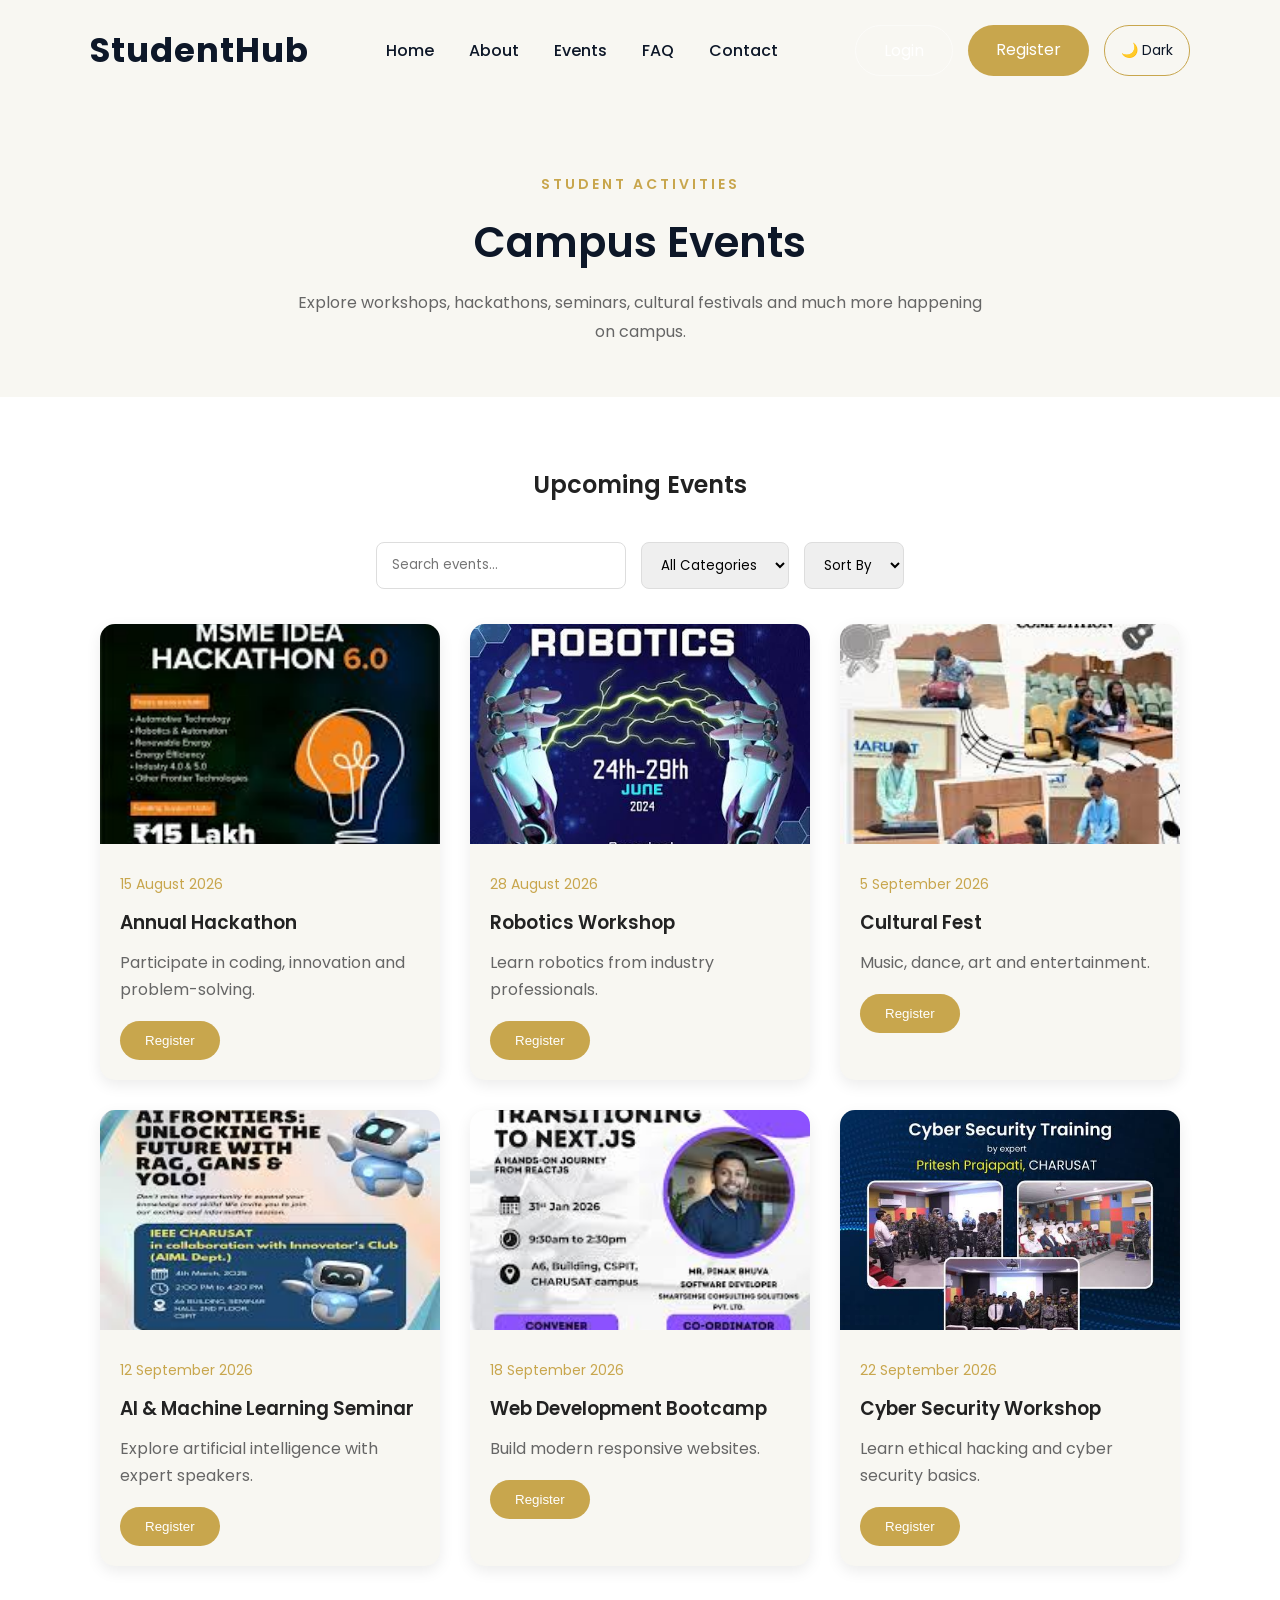
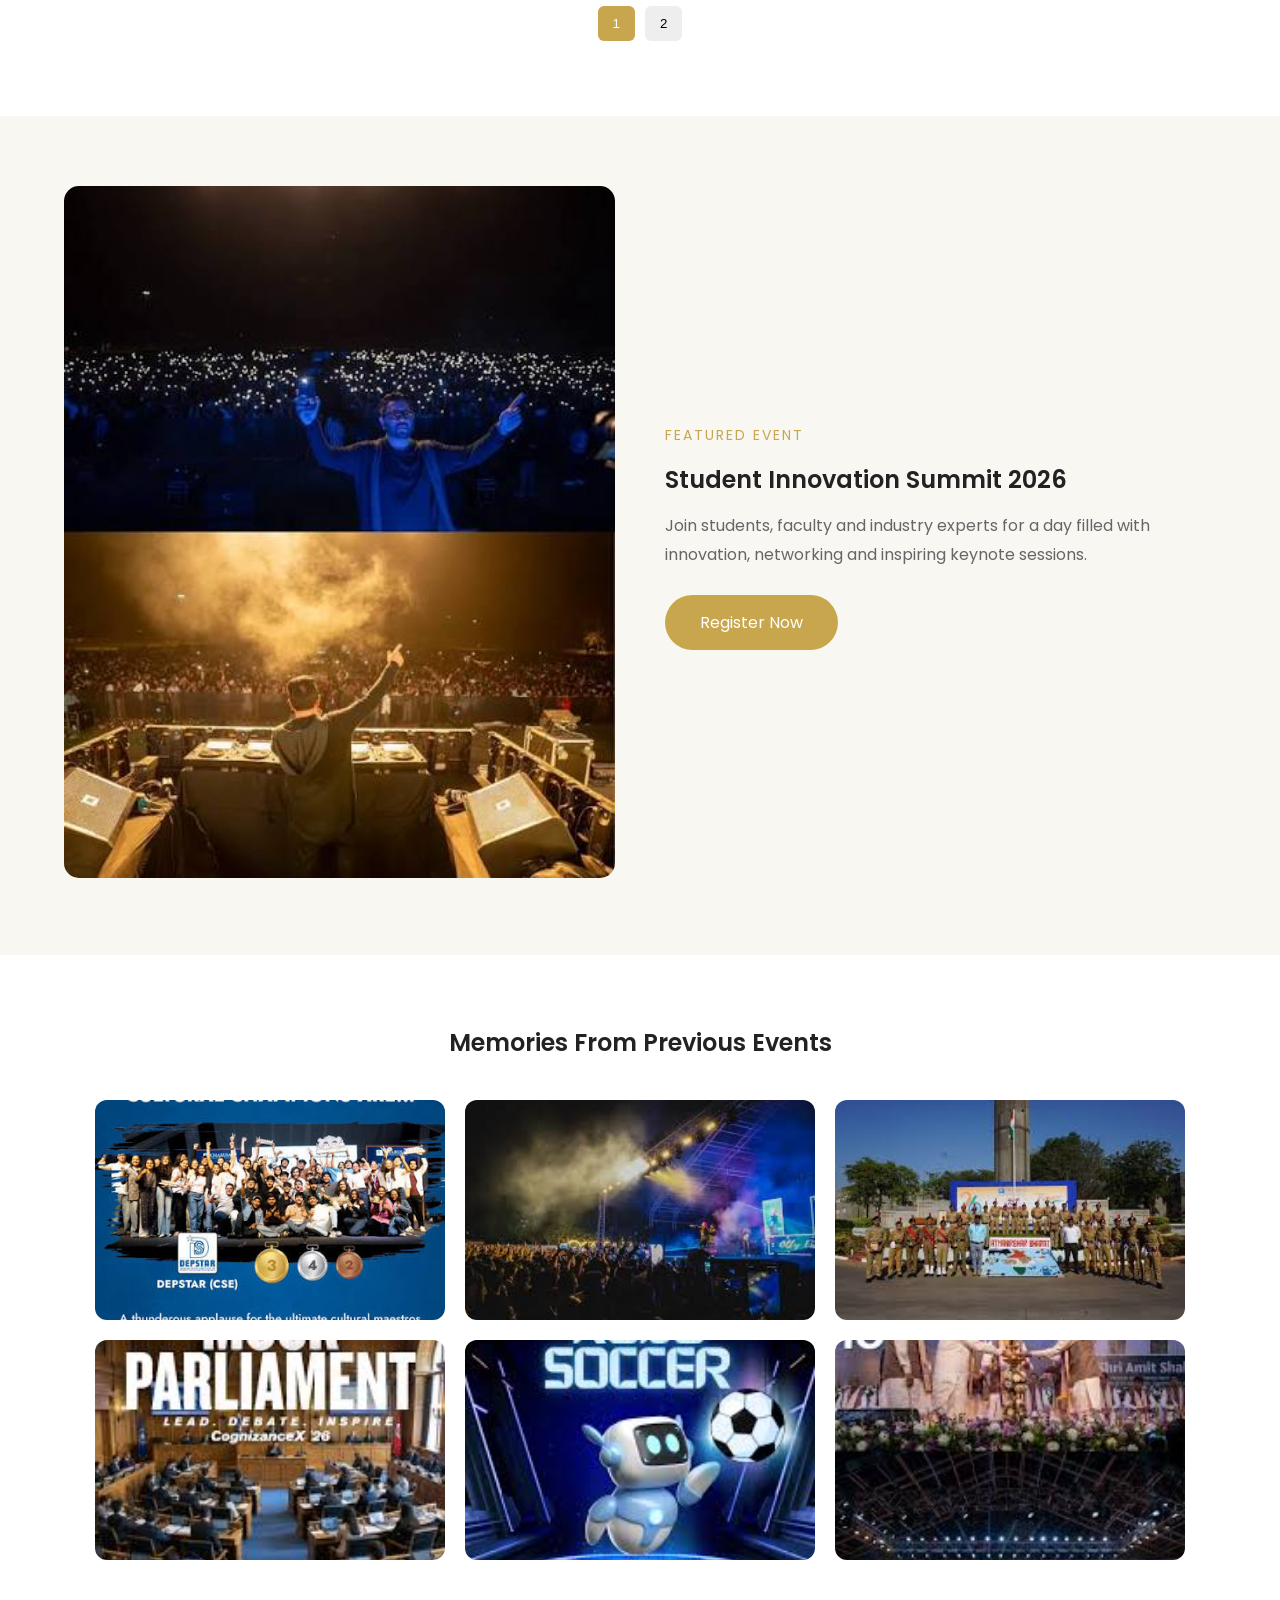
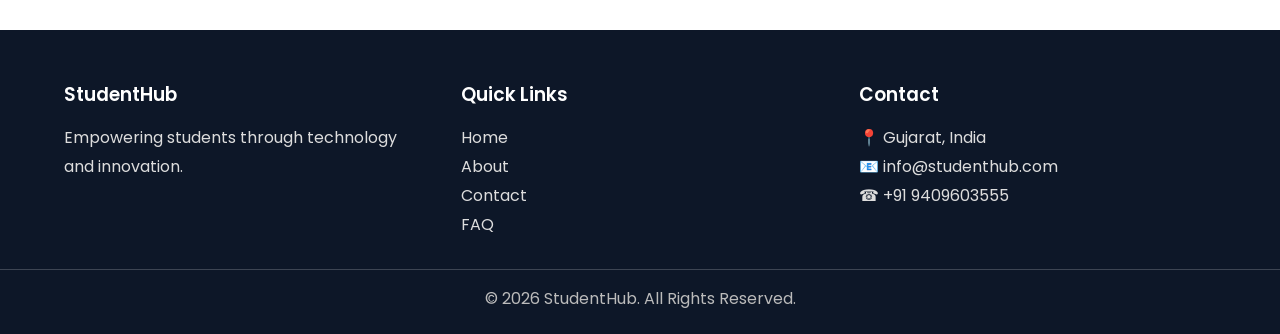
<file: events.html>
<!DOCTYPE html>
<html lang="en">

<head>

    <meta charset="UTF-8">

    <meta name="viewport" content="width=device-width, initial-scale=1.0">

    <title>StudentHub | Events</title>

    <link rel="stylesheet" href="css/events.css">

    <link rel="preconnect" href="https://fonts.googleapis.com">

    <link rel="preconnect" href="https://fonts.gstatic.com" crossorigin>

    <link href="https://fonts.googleapis.com/css2?family=Poppins:wght@300;400;500;600&family=Playfair+Display:wght@500;600;700&display=swap" rel="stylesheet">

</head>

<body>
<header>

    <nav class="navbar">

        <div class="logo">

            <a href="index.html">StudentHub</a>

        </div>

        <ul class="nav-links">

            <li><a href="index.html">Home</a></li>

            <li><a href="about.html">About</a></li>

            <li><a href="events.html">Events</a></li>

            <li><a href="faq.html">FAQ</a></li>

            <li><a href="contact.html">Contact</a></li>

        </ul>

        <div class="nav-buttons">

            <a href="login.html" class="login-btn">Login</a>

            <a href="register.html" class="register-btn">Register</a>

            <button id="themeToggle" type="button">🌙 Dark</button>

        </div>

    </nav>

</header>
<section class="page-hero">

    <div class="overlay">

        <div class="hero-content">

            <span>STUDENT ACTIVITIES</span>

            <h1>

                Campus Events

            </h1>

            <p>

                Explore workshops, hackathons,
                seminars, cultural festivals and
                much more happening on campus.

            </p>

        </div>

    </div>

</section>
<section class="upcoming-events">

    <div class="container">

        <h2>Upcoming Events</h2>

        <div class="event-controls">

            <input
                type="text"
                id="searchInput"
                placeholder="Search events...">

            <select id="categoryFilter">

                <option value="All">All Categories</option>
                <option value="Technical">Technical</option>
                <option value="Workshop">Workshop</option>
                <option value="Cultural">Cultural</option>
                <option value="Seminar">Seminar</option>

            </select>

            <select id="sortSelect">

                <option value="default">Sort By</option>
                <option value="title">Title</option>
                <option value="date">Date</option>

            </select>

        </div>

        <div class="event-grid" id="eventGrid"></div>

        <div id="pagination"></div>

    </div>

</section>
<section class="featured-event">

    <div class="container">

        <div class="featured-image">

            <img src="images/event-feat.jpeg" alt="Featured Event">

        </div>

        <div class="featured-content">

            <span>FEATURED EVENT</span>

            <h2>

                Student Innovation Summit 2026

            </h2>

            <p>

                Join students, faculty and industry
                experts for a day filled with
                innovation, networking and inspiring
                keynote sessions.

            </p>

            <a href="#" class="primary-btn">

                Register Now

            </a>

        </div>

    </div>

</section>
<section class="gallery">

    <div class="container">

        <h2>

            Memories From Previous Events

        </h2>

        <div class="gallery-grid">

            <img src="images/prev-1.jpeg" alt="Gallery">

            <img src="images/prev-2.jpeg" alt="Gallery">

            <img src="images/prev-3.jpeg" alt="Gallery">

            <img src="images/prev-4.jpeg" alt="Gallery">

            <img src="images/prev-5.jpeg" alt="Gallery">

            <img src="images/prev-6.jpeg" alt="Gallery">

        </div>

    </div>

</section>
<footer>

    <div class="container footer-grid">

        <div>

            <h3>

                StudentHub

            </h3>

            <p>

                Empowering students through
                technology and innovation.

            </p>

        </div>

        <div>

            <h3>

                Quick Links

            </h3>

            <ul>

                <li><a href="index.html">Home</a></li>

                <li><a href="about.html">About</a></li>

                <li><a href="contact.html">Contact</a></li>

                <li><a href="faq.html">FAQ</a></li>

            </ul>

        </div>

        <div>

            <h3>

                Contact

            </h3>

            <p>📍 Gujarat, India</p>

            <p>📧 info@studenthub.com</p>

            <p>☎ +91 9409603555</p>

        </div>

    </div>

    <hr>

    <p class="copyright">

        © 2026 StudentHub. All Rights Reserved.

    </p>

</footer>
<script src="js/events.js"></script>
<script src="js/theme.js"></script>
</body>

</html>
</file>
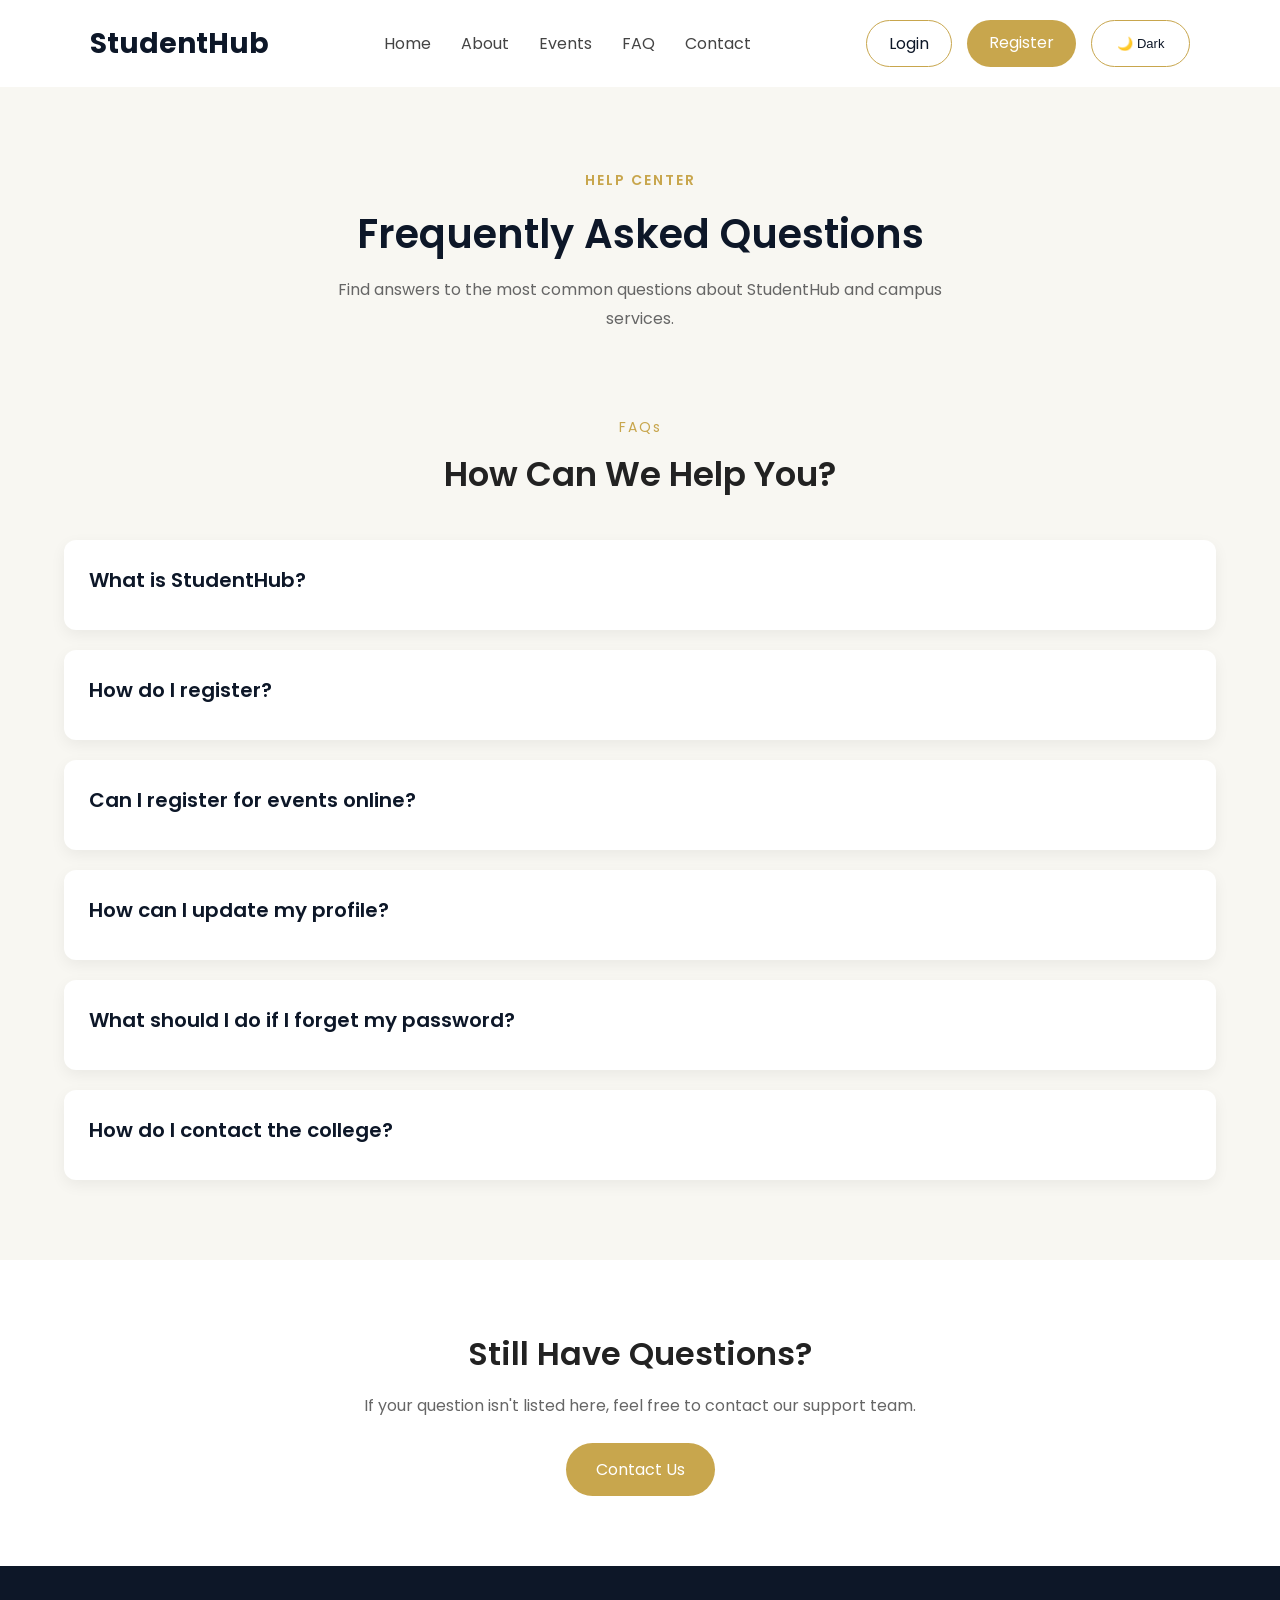
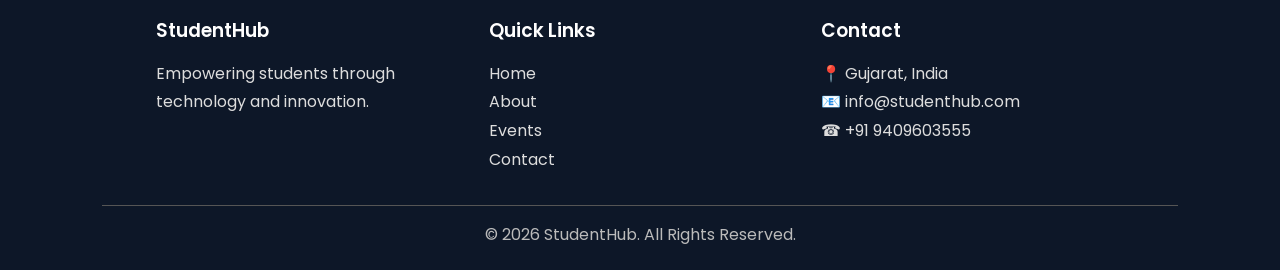
<file: faq.html>
<!DOCTYPE html>
<html lang="en">

<head>

    <meta charset="UTF-8">

    <meta name="viewport" content="width=device-width, initial-scale=1.0">

    <title>StudentHub | FAQ</title>

    <link rel="stylesheet" href="css/faq.css">

    <link rel="preconnect" href="https://fonts.googleapis.com">

    <link rel="preconnect" href="https://fonts.gstatic.com" crossorigin>

    <link href="https://fonts.googleapis.com/css2?family=Poppins:wght@300;400;500;600&family=Playfair+Display:wght@500;600;700&display=swap" rel="stylesheet">

</head>

<body>
<header>

    <nav class="navbar">

        <div class="logo">

            <a href="index.html">StudentHub</a>

        </div>

        <ul class="nav-links">

            <li><a href="index.html">Home</a></li>

            <li><a href="about.html">About</a></li>

            <li><a href="events.html">Events</a></li>

            <li><a href="faq.html">FAQ</a></li>

            <li><a href="contact.html">Contact</a></li>

        </ul>

        <div class="nav-buttons">

            <a href="login.html" class="login-btn">Login</a>

            <a href="register.html" class="register-btn">Register</a>

            <button id="themeToggle" type="button">🌙 Dark</button>

        </div>

    </nav>

</header>
<section class="page-hero">

    <div class="overlay">

        <div class="hero-content">

            <span>HELP CENTER</span>

            <h1>

                Frequently Asked Questions

            </h1>

            <p>

                Find answers to the most common
                questions about StudentHub and
                campus services.

            </p>

        </div>

    </div>

</section>
<section class="faq-section">

    <div class="container">

        <div class="section-heading">

            <span>FAQs</span>

            <h2>

                How Can We Help You?

            </h2>

        </div>

        <div class="faq-container">

            <div class="faq-item">

                <h3>

                    What is StudentHub?

                </h3>

                <p>

                    StudentHub is a centralized portal
                    where students can access
                    announcements, events,
                    academic updates and
                    profile information.

                </p>

            </div>



            <div class="faq-item">

                <h3>

                    How do I register?

                </h3>

                <p>

                    Click on the Register button
                    from the navigation bar,
                    fill in your details and
                    create your account.

                </p>

            </div>



            <div class="faq-item">

                <h3>

                    Can I register for events online?

                </h3>

                <p>

                    Yes. Every event page
                    includes a Register button
                    allowing students to
                    participate easily.

                </p>

            </div>



            <div class="faq-item">

                <h3>

                    How can I update my profile?

                </h3>

                <p>

                    After logging in,
                    open the Profile page
                    from your dashboard
                    to edit your information.

                </p>

            </div>



            <div class="faq-item">

                <h3>

                    What should I do if I forget my password?

                </h3>

                <p>

                    Click on the
                    "Forgot Password?"
                    option on the Login page
                    and follow the instructions.

                </p>

            </div>



            <div class="faq-item">

                <h3>

                    How do I contact the college?

                </h3>

                <p>

                    Visit the Contact page
                    to find phone numbers,
                    email addresses and
                    office location.

                </p>

            </div>

        </div>

    </div>

</section>
<section class="help-section">

    <div class="container">

        <h2>

            Still Have Questions?

        </h2>

        <p>

            If your question isn't listed here,
            feel free to contact our support team.

        </p>

        <a href="contact.html" class="primary-btn">

            Contact Us

        </a>

    </div>

</section>
<footer>

    <div class="container footer-grid">

        <div>

            <h3>

                StudentHub

            </h3>

            <p>

                Empowering students through
                technology and innovation.

            </p>

        </div>

        <div>

            <h3>

                Quick Links

            </h3>

            <ul>

                <li><a href="index.html">Home</a></li>

                <li><a href="about.html">About</a></li>

                <li><a href="events.html">Events</a></li>

                <li><a href="contact.html">Contact</a></li>

            </ul>

        </div>

        <div>

            <h3>

                Contact

            </h3>

            <p>📍 Gujarat, India</p>

            <p>📧 info@studenthub.com</p>

            <p>☎ +91 9409603555</p>

        </div>

    </div>

    <hr>

    <p class="copyright">

        © 2026 StudentHub. All Rights Reserved.

    </p>

</footer>

<script src="js/faq.js"></script>
<script src="js/theme.js"></script>
</body>

</html>
</file>
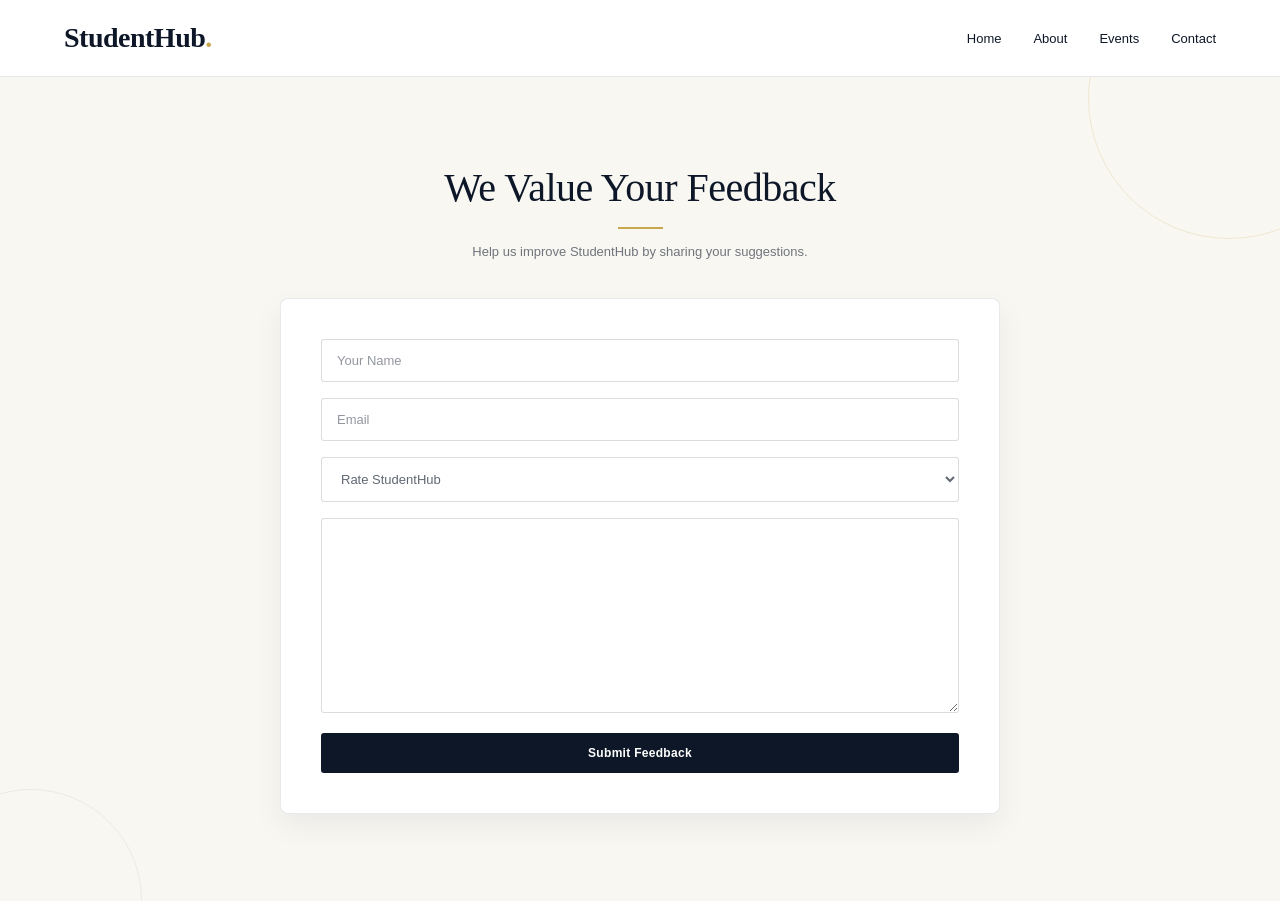
<file: feedback.html>
<!DOCTYPE html>
<html lang="en">

<head>

<meta charset="UTF-8">

<meta name="viewport" content="width=device-width, initial-scale=1.0">

<title>StudentHub | Feedback</title>

<link rel="stylesheet" href="css/feedback.css">

</head>

<body>

<header>

<nav class="navbar">

<div class="logo">

<a href="index.html">StudentHub</a>

</div>

<ul class="nav-links">

<li><a href="index.html">Home</a></li>

<li><a href="about.html">About</a></li>

<li><a href="events.html">Events</a></li>

<li><a href="contact.html">Contact</a></li>

<!-- <button id="themeToggle" type="button">🌙 Dark</button> -->

</ul>

</nav>

</header>

<section class="feedback-page">

<div class="container">

<h1>

We Value Your Feedback

</h1>

<p>
    
Help us improve StudentHub by sharing your suggestions.

</p>

<form>

<input
type="text"
placeholder="Your Name"
required>

<input
type="email"
placeholder="Email"
required>

<select>

<option>Rate StudentHub</option>

<option>Excellent</option>

<option>Very Good</option>

<option>Good</option>

<option>Average</option>

<option>Poor</option>

</select>

<textarea
rows="8"
placeholder="Write your feedback here..."
required>

</textarea>

<button
type="submit">

Submit Feedback

</button>

</form>

</div>

</section>
<script src="js/theme.js"></script>
</body>

</html>
</file>
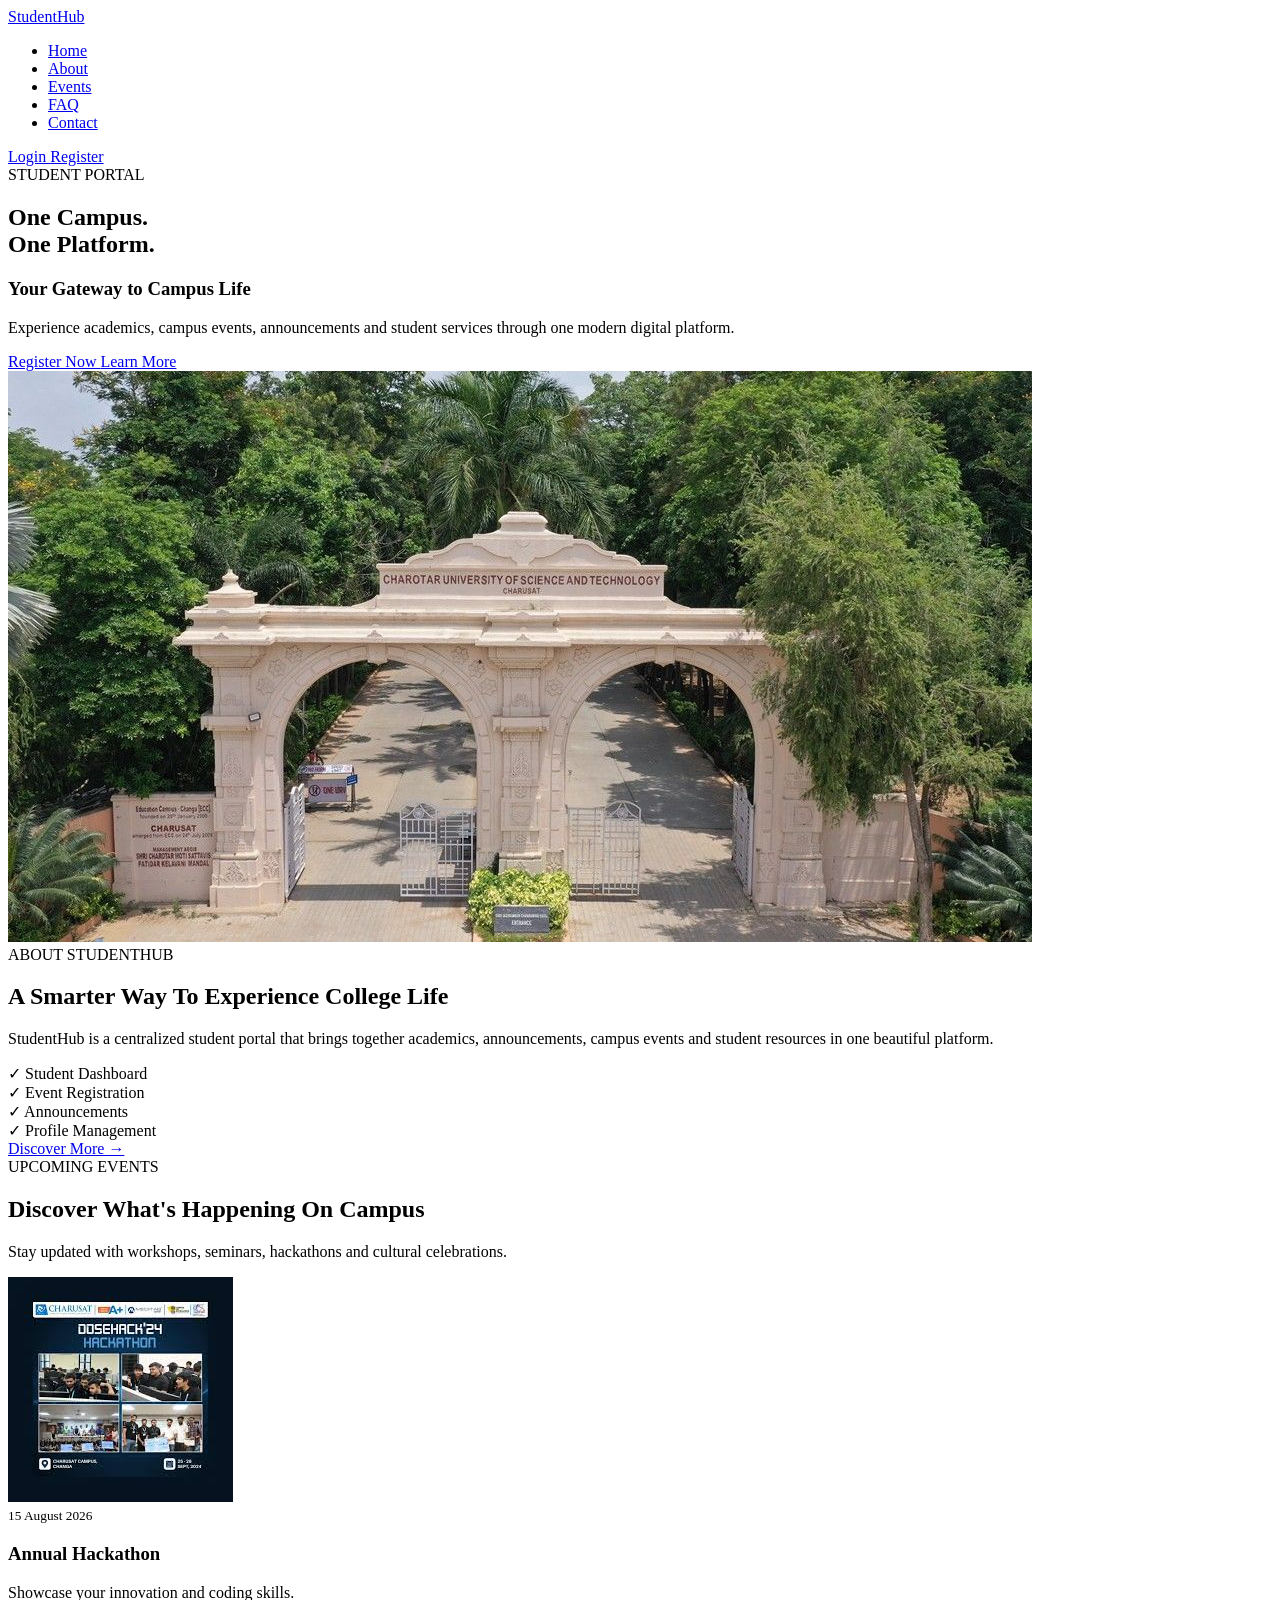
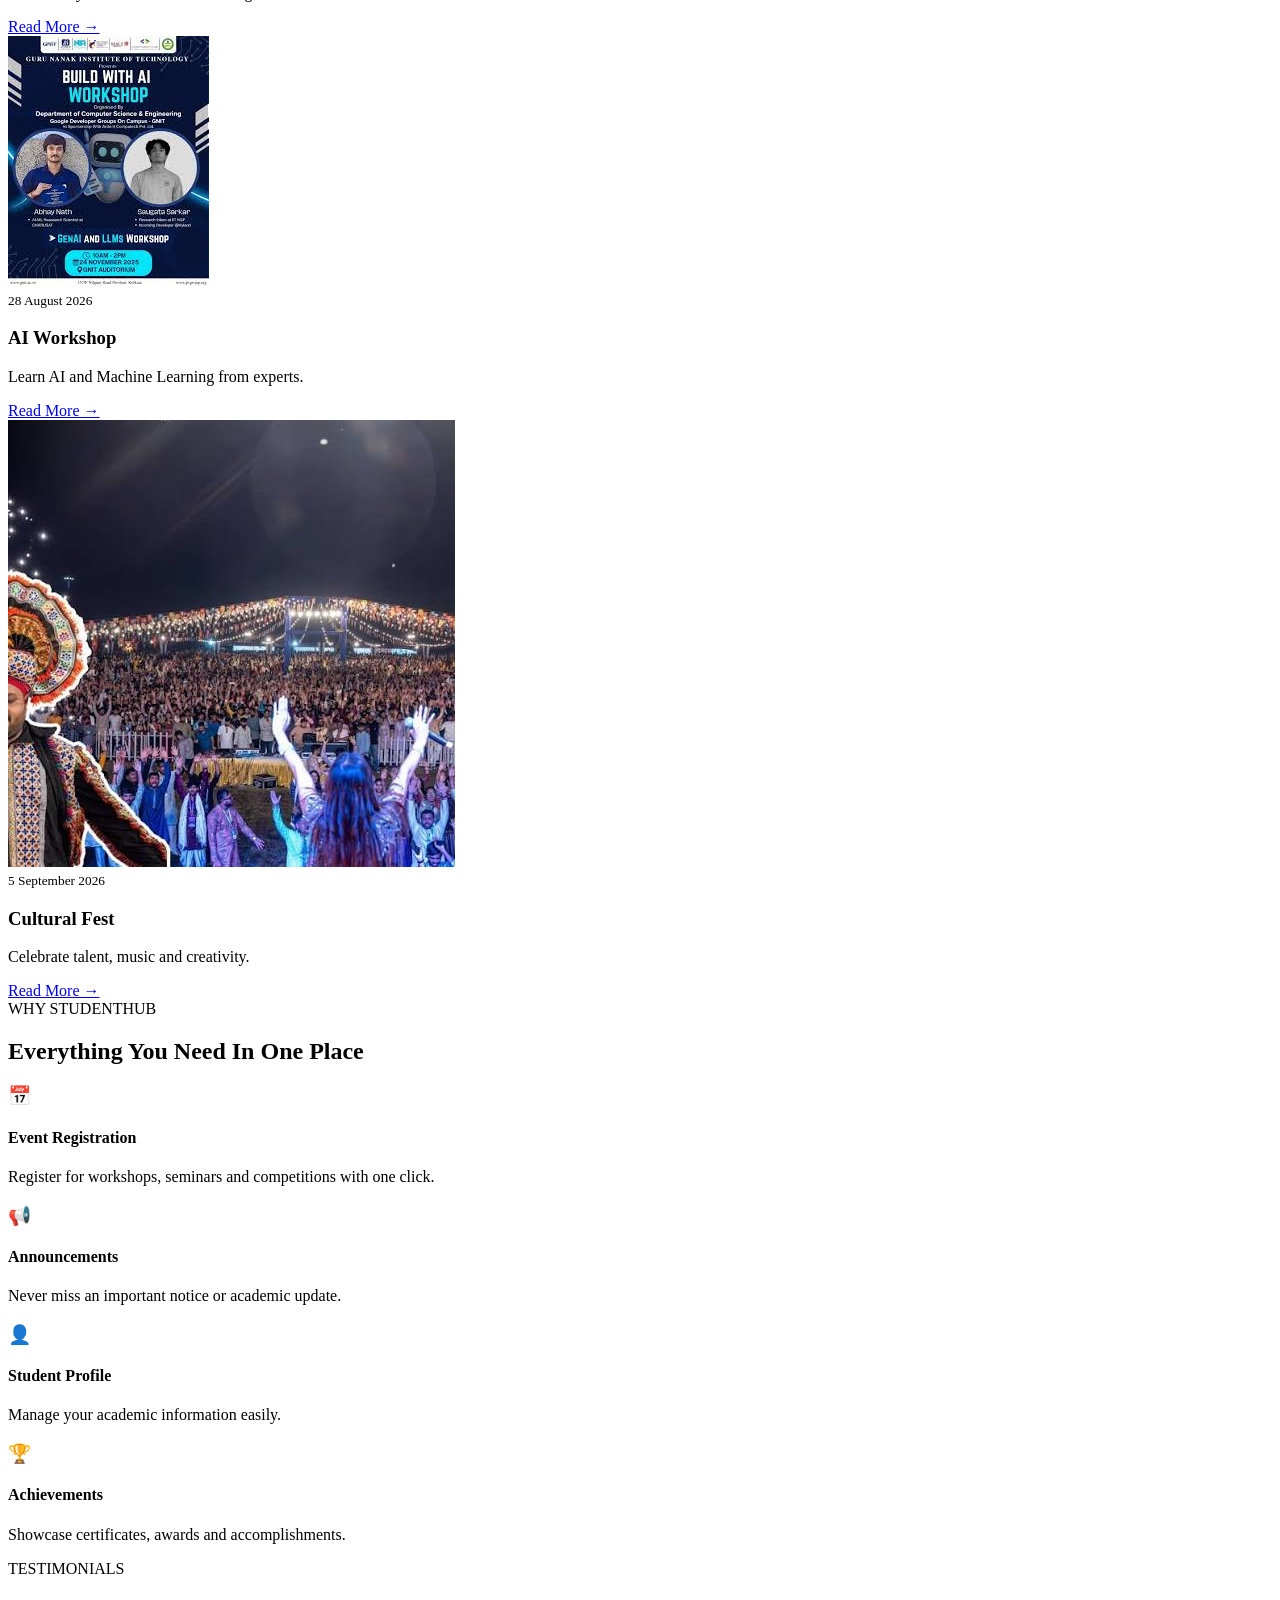
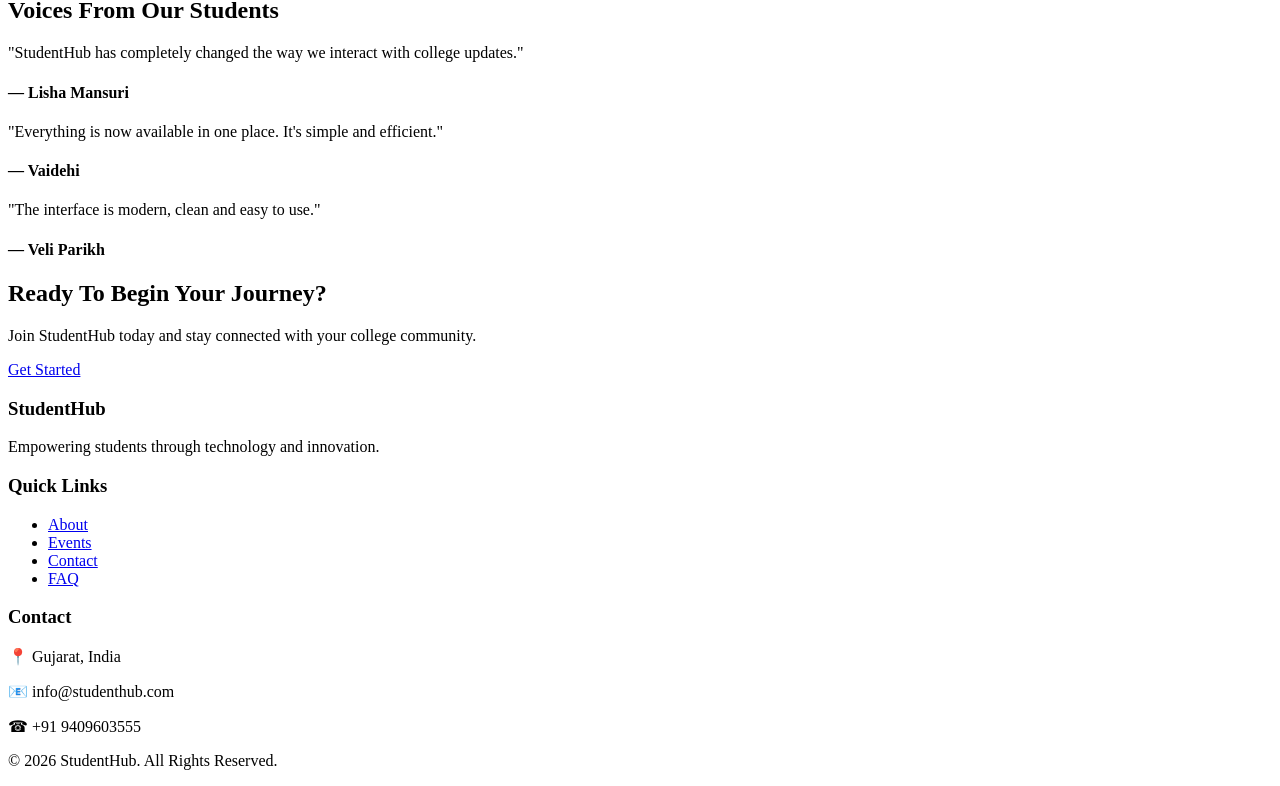
<file: index2.html>
<!DOCTYPE html>
<html lang="en">

<head>

    <meta charset="UTF-8">

    <meta name="viewport"
          content="width=device-width, initial-scale=1.0">

    <title>StudentHub | Home</title>

    <!-- <link rel="stylesheet"
          href="style.css"> -->

    <link rel="preconnect"
          href="https://fonts.googleapis.com">

    <link rel="preconnect"
          href="https://fonts.gstatic.com"
          crossorigin>

    <link href="https://fonts.googleapis.com/css2?family=Poppins:wght@300;400;500;600&family=Playfair+Display:wght@500;600;700&display=swap"
          rel="stylesheet">

</head>

<body>
<header>

    <nav class="navbar">

        <div class="logo">

            <a href="index.html">

                StudentHub

            </a>

        </div>



        <ul class="nav-menu">

            <li>

                <a href="index.html">

                    Home

                </a>

            </li>

            <li>

                <a href="about.html">

                    About

                </a>

            </li>

            <li>

                <a href="events.html">

                    Events

                </a>

            </li>

            <li>

                <a href="faq.html">

                    FAQ

                </a>

            </li>

            <li>

                <a href="contact.html">

                    Contact

                </a>

            </li>

        </ul>



        <div class="nav-buttons">

            <a href="login.html"
               class="login">

                Login

            </a>

            <a href="register.html"
               class="register">

                Register

            </a>

        </div>

    </nav>

</header>
<section class="hero">

    <div class="overlay">

        <div class="hero-content">

            <span>

                STUDENT PORTAL

            </span>

            <h1>

                One Campus.<br>

                One Platform.

            </h1>

            <h3>

                Your Gateway to Campus Life

            </h3>

            <p>

                Experience academics,
                campus events,
                announcements and student
                services through one modern
                digital platform.

            </p>



            <div class="hero-buttons">

                <a href="register.html"
                   class="primary-btn">

                    Register Now

                </a>

                <a href="about.html"
                   class="secondary-btn">

                    Learn More

                </a>

            </div>

        </div>

    </div>

</section>
<section class="about-preview">

    <div class="container">

        <div class="about-image">

            <img src="clg.jpg-org"
                 alt="College Campus">

        </div>



        <div class="about-text">

            <span>

                ABOUT STUDENTHUB

            </span>

            <h2>

                A Smarter Way To Experience
                College Life

            </h2>

            <p>

                StudentHub is a centralized
                student portal that brings
                together academics,
                announcements,
                campus events and student
                resources in one beautiful
                platform.

            </p>

            <div class="features">

                <div>

                    ✓ Student Dashboard

                </div>

                <div>

                    ✓ Event Registration

                </div>

                <div>

                    ✓ Announcements

                </div>

                <div>

                    ✓ Profile Management

                </div>

            </div>

            <a href="about.html"
               class="read-btn">

                Discover More →

            </a>

        </div>

    </div>

</section>
<section class="events">

    <div class="container">

        <div class="section-heading">

            <span>UPCOMING EVENTS</span>

            <h2>Discover What's Happening On Campus</h2>

            <p>

                Stay updated with workshops,
                seminars, hackathons and
                cultural celebrations.

            </p>

        </div>



        <div class="event-grid">

            <article class="event-card">

                <img src="hackathon.jpeg"
                     alt="Hackathon">

                <div class="event-content">

                    <small>15 August 2026</small>

                    <h3>

                        Annual Hackathon

                    </h3>

                    <p>

                        Showcase your innovation
                        and coding skills.

                    </p>

                    <a href="events.html">

                        Read More →

                    </a>

                </div>

            </article>



            <article class="event-card">

                <img src="workshop2.jpeg"
                     alt="Workshop">

                <div class="event-content">

                    <small>28 August 2026</small>

                    <h3>

                        AI Workshop

                    </h3>

                    <p>

                        Learn AI and Machine Learning
                        from experts.

                    </p>

                    <a href="events.html">

                        Read More →

                    </a>

                </div>

            </article>



            <article class="event-card">

                <img src="event.jpeg"
                     alt="Cultural Fest">

                <div class="event-content">

                    <small>5 September 2026</small>

                    <h3>

                        Cultural Fest

                    </h3>

                    <p>

                        Celebrate talent,
                        music and creativity.

                    </p>

                    <a href="events.html">

                        Read More →

                    </a>

                </div>

            </article>

        </div>

    </div>

</section>
<section class="why-us">

    <div class="container">

        <div class="section-heading">

            <span>WHY STUDENTHUB</span>

            <h2>

                Everything You Need In One Place

            </h2>

        </div>



        <div class="feature-grid">

            <div class="feature-card">

                <h3>📅</h3>

                <h4>Event Registration</h4>

                <p>

                    Register for workshops,
                    seminars and competitions
                    with one click.

                </p>

            </div>



            <div class="feature-card">

                <h3>📢</h3>

                <h4>Announcements</h4>

                <p>

                    Never miss an important
                    notice or academic update.

                </p>

            </div>



            <div class="feature-card">

                <h3>👤</h3>

                <h4>Student Profile</h4>

                <p>

                    Manage your academic
                    information easily.

                </p>

            </div>



            <div class="feature-card">

                <h3>🏆</h3>

                <h4>Achievements</h4>

                <p>

                    Showcase certificates,
                    awards and accomplishments.

                </p>

            </div>

        </div>

    </div>

</section>
<section class="testimonials">

    <div class="container">

        <div class="section-heading">

            <span>TESTIMONIALS</span>

            <h2>

                Voices From Our Students

            </h2>

        </div>



        <div class="testimonial-grid">

            <div class="testimonial-card">

                <p>

                    "StudentHub has completely
                    changed the way we interact
                    with college updates."

                </p>

                <h4>

                    — Lisha Mansuri

                </h4>

            </div>



            <div class="testimonial-card">

                <p>

                    "Everything is now available
                    in one place.
                    It's simple and efficient."

                </p>

                <h4>

                    — Vaidehi

                </h4>

            </div>



            <div class="testimonial-card">

                <p>

                    "The interface is modern,
                    clean and easy to use."

                </p>

                <h4>

                    — Veli Parikh

                </h4>

            </div>

        </div>

    </div>

</section>
<section class="cta">

    <div class="container">

        <h2>

            Ready To Begin Your Journey?

        </h2>

        <p>

            Join StudentHub today and stay
            connected with your college
            community.

        </p>

        <a href="register.html"
           class="primary-btn">

            Get Started

        </a>

    </div>

</section>
<footer>

    <div class="container footer-grid">

        <div>

            <h3>

                StudentHub

            </h3>

            <p>

                Empowering students through
                technology and innovation.

            </p>

        </div>



        <div>

            <h3>

                Quick Links

            </h3>

            <ul>

                <li><a href="about.html">About</a></li>

                <li><a href="events.html">Events</a></li>

                <li><a href="contact.html">Contact</a></li>

                <li><a href="faq.html">FAQ</a></li>

            </ul>

        </div>



        <div>

            <h3>

                Contact

            </h3>

            <p>

                📍 Gujarat, India

            </p>

            <p>

                📧 info@studenthub.com

            </p>

            <p>

                ☎ +91 9409603555

            </p>

        </div>

    </div>



    <div class="copyright">

        <p>

            © 2026 StudentHub. All Rights Reserved.

        </p>

    </div>

</footer>

</body>

</html>
</file>
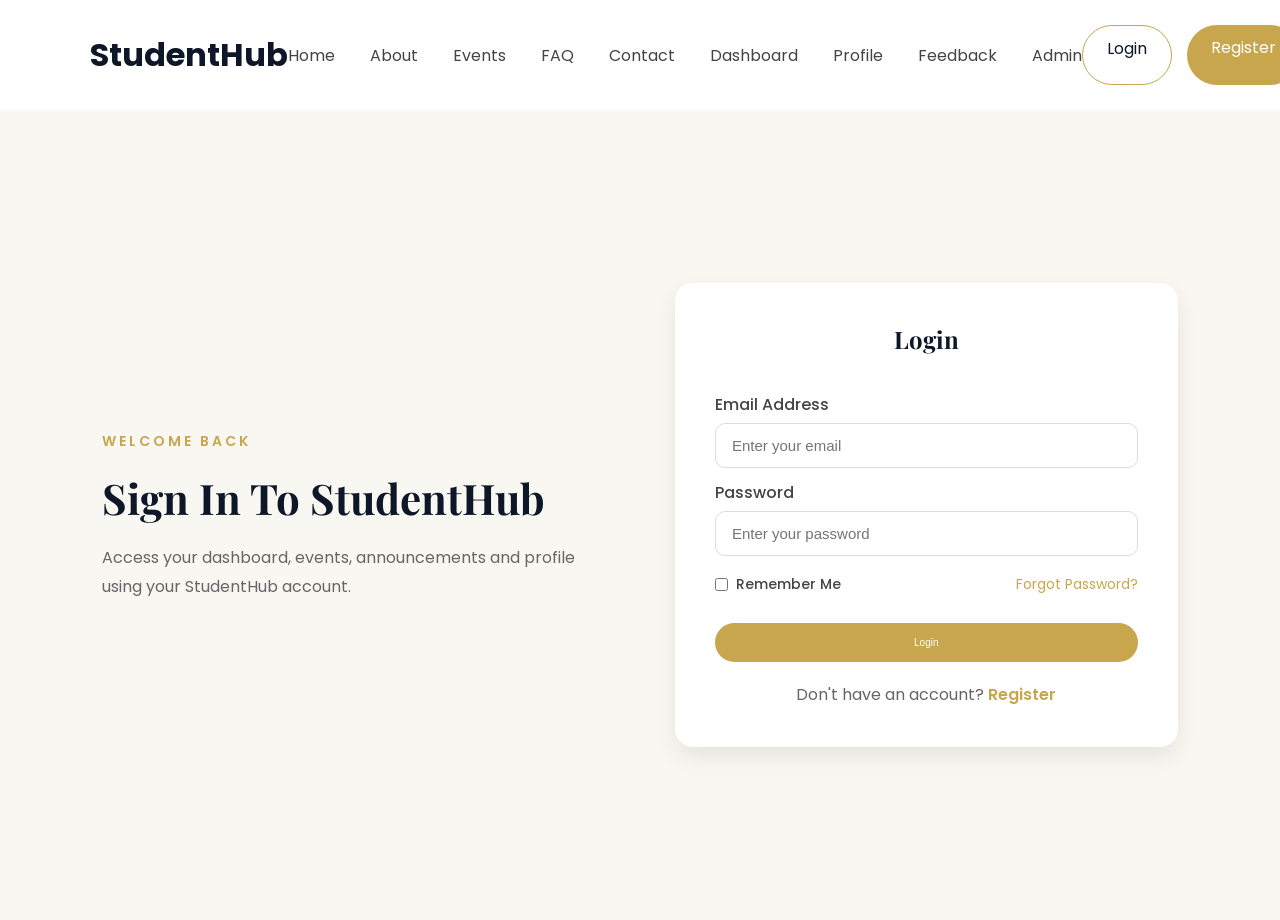
<file: login.html>
<!DOCTYPE html>
<html lang="en">

<head>
    <meta charset="UTF-8">
    <meta name="viewport" content="width=device-width, initial-scale=1.0">
    <title>StudentHub | Login</title>
    <link rel="stylesheet" href="css/login.css">
    <link rel="preconnect" href="https://fonts.googleapis.com">
    <link rel="preconnect" href="https://fonts.gstatic.com" crossorigin>
    <link href="https://fonts.googleapis.com/css2?family=Poppins:wght@300;400;500;600&family=Playfair+Display:wght@500;600;700&display=swap" rel="stylesheet">
</head>

<body>
<header>

    <nav class="navbar">

        <div class="logo">
            <a href="index.html">StudentHub</a>
        </div>
        <ul class="nav-links">
            <li><a href="index.html">Home</a></li>
            <li><a href="about.html">About</a></li>
            <li><a href="events.html">Events</a></li>
            <li><a href="faq.html">FAQ</a></li>
            <li><a href="contact.html">Contact</a></li>
            <li><a href="dashboard.html">Dashboard</a></li>
            <li><a href="profile.html">Profile</a></li>
            <li><a href="feedback.html">Feedback</a></li>
            <li><a href="admin.html">Admin</a></li>
        </ul>
        <div class="nav-buttons">

            <a href="login.html" class="login-btn">Login</a>

            <a href="register.html" class="register-btn">Register</a>

            <button id="themeToggle" type="button">🌙 Dark</button>

        </div>

    </nav>

</header>
<section class="login-page">

    <div class="overlay">

        <div class="login-container">

            <div class="login-left">

                <span>WELCOME BACK</span>

                <h1>

                    Sign In To StudentHub

                </h1>

                <p>

                    Access your dashboard, events,
                    announcements and profile
                    using your StudentHub account.

                </p>

            </div>

            <div class="login-card">

                <h2>

                    Login

                </h2>

                <form id="loginform">

                    <label for="email">
                        Email Address
                    </label>
                    <input
                        type="email"
                        id="email"
                        placeholder="Enter your email"
                        required>

                    <label for="password">

                        Password

                    </label>

                    <input
                        type="password"
                        id="password"
                        placeholder="Enter your password"
                        required>

                    <div class="login-options">

                        <label>

                            <input type="checkbox">

                            Remember Me

                        </label>

                        <a href="#">

                            Forgot Password?

                        </a>

                    </div>

                    <button type="submit">

                        Login

                    </button>

                </form>

                <p class="register-link">

                    Don't have an account?

                    <a href="register.html">

                        Register

                    </a>

                </p>

            </div>

        </div>

    </div>

</section>

<script src="js/login.js"></script>
<script src="js/theme.js"></script>
</body>

</html>
</file>
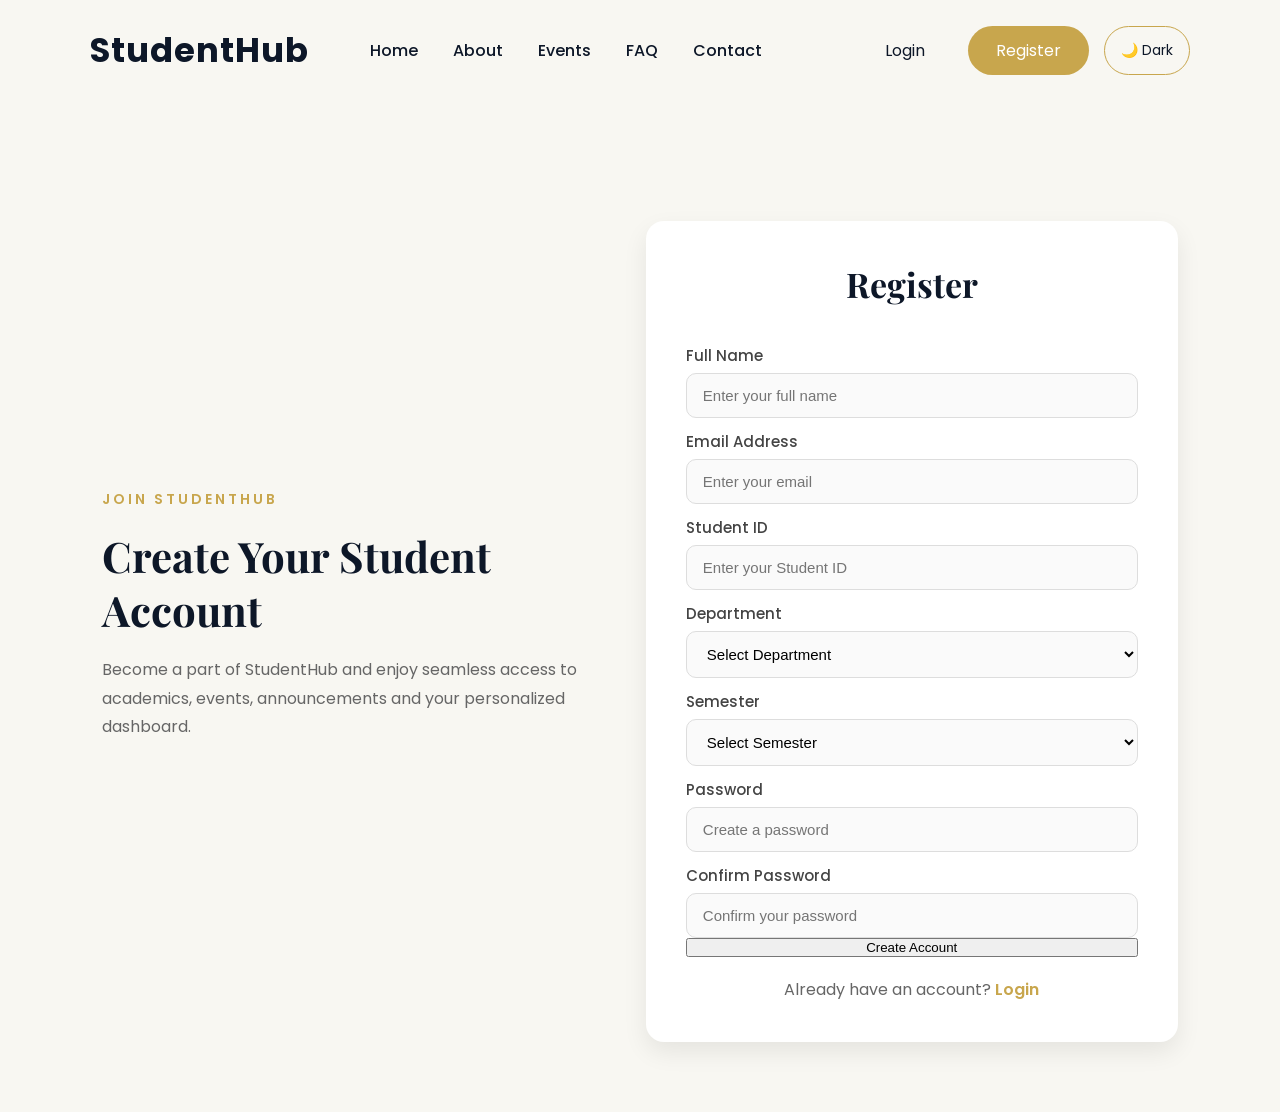
<file: register.html>
<!DOCTYPE html>
<html lang="en">

<head>

    <meta charset="UTF-8">

    <meta name="viewport" content="width=device-width, initial-scale=1.0">

    <title>StudentHub | Register</title>

    <link rel="stylesheet" href="css/register.css">

    <link rel="preconnect" href="https://fonts.googleapis.com">

    <link rel="preconnect" href="https://fonts.gstatic.com" crossorigin>

    <link href="https://fonts.googleapis.com/css2?family=Poppins:wght@300;400;500;600&family=Playfair+Display:wght@500;600;700&display=swap" rel="stylesheet">

</head>

<body>
<header>

    <nav class="navbar">

        <div class="logo">

            <a href="index.html">StudentHub</a>

        </div>

        <ul class="nav-links">

            <li><a href="index.html">Home</a></li>

            <li><a href="about.html">About</a></li>

            <li><a href="events.html">Events</a></li>

            <li><a href="faq.html">FAQ</a></li>

            <li><a href="contact.html">Contact</a></li>
            <div class="nav-buttons">

</div>

        </ul>

        <div class="nav-buttons">

            <a href="login.html" class="login-btn">Login</a>

            <a href="register.html" class="register-btn">Register</a>

            <button id="themeToggle" type="button">🌙 Dark</button>


        </div>

    </nav>

</header>
<section class="register-page">

    <div class="overlay">

        <div class="register-container">
            <div class="register-left">

                <span>

                    JOIN STUDENTHUB

                </span>

                <h1>

                    Create Your Student Account

                </h1>

                <p>

                    Become a part of StudentHub and
                    enjoy seamless access to academics,
                    events, announcements and your
                    personalized dashboard.

                </p>

            </div>
            <div class="register-card">

                <h2>

                    Register

                </h2>

                <form id="registerForm">

                    <label for="name">

                        Full Name

                    </label>

                    <input
                        type="text"
                        id="name"
                        placeholder="Enter your full name"
                        required>

                    <label for="email">

                        Email Address

                    </label>

                    <input
                        type="text"
                        id="email"
                        placeholder="Enter your email"
                        required>



                    <label for="studentid">

                        Student ID

                    </label>

                    <input
                        type="text"
                        id="studentid"
                        placeholder="Enter your Student ID"
                        required>



                    <label for="department">

                        Department

                    </label>

                    <select id="department">

                        <option>Select Department</option>

                        <option>Computer Engineering</option>

                        <option>Information Technology</option>

                        <option>Computer Science & Engineering</option>

                        <option>Mechanical Engineering</option>

                        <option>Civil Engineering</option>

                    </select>



                    <label for="semester">

                        Semester

                    </label>

                    <select id="semester">

                        <option>Select Semester</option>

                        <option>Semester 1</option>

                        <option>Semester 2</option>

                        <option>Semester 3</option>

                        <option>Semester 4</option>

                        <option>Semester 5</option>

                        <option>Semester 6</option>

                        <option>Semester 7</option>

                        <option>Semester 8</option>

                    </select>
                    <label for="password">

                        Password

                    </label>

                    <input
                        type="password"
                        id="password"
                        placeholder="Create a password"
                        required>



                    <label for="confirm">

                        Confirm Password

                    </label>

                    <input
                        type="password"
                        id="confirm"
                        placeholder="Confirm your password"
                        required>



                    <button type="submit">

                        Create Account

                    </button>

                </form>

                <p class="login-link">

                    Already have an account?

                    <a href="login.html">

                        Login
                    </a>

                </p>

            </div>

        </div>

    </div>

</section>

<script src="js/register.js"></script>
<script src="js/theme.js"></script>
</body>

</html>
</file>
<file: css/style.css>
*{
    margin:0;
    padding:0;
    box-sizing:border-box;
}
html{
    scroll-behavior:smooth;
}
body{
    font-family:'Poppins',sans-serif;
    background:#f8f7f2;
    color:#222;
    overflow-x:hidden;
}
:root{
    --gold:#c8a64d;
    --dark:#0d1728;
    --white:#ffffff;
    --light:#f8f7f2;
    --shadow:0 15px 35px rgba(0,0,0,.18);
}
.container{
    width:90%;
    max-width:1200px;
    margin:auto;
}
img{
    width:100%;
    display:block;
}
a{
    text-decoration:none;
}
h1,h2,h3,h4{
    font-family:'Playfair Display',serif;
}
section{
    padding:10px 0;
}
.hero{
    padding: 0px;
    position: relative;
    width: 100%;
    min-height: 100vh;
    background-image: url("../images/clg.jpg");
    background-size: cover;
    background-position: center;
    background-repeat: no-repeat;
}
 .overlay{
    position:absolute;
    top:0;
    left:0;
    width:100%;
    height:100%;
    background:rgba(0,0,0,.55);
}
.navbar{
    width:100%;
    padding:25px 7%;
    display:flex;
    justify-content:space-between;
    align-items:center;
    z-index:100;
}
.home-navbar{
    position:absolute;
    top:0;
    left:0;
    width:100%;
    padding:25px 7%;
    display:flex;
    justify-content:space-between;
    align-items:center;
    z-index:100;
}
.logo a{
    color:#fff;
    font-size:34px;
    font-weight:700;
    letter-spacing:1px;
}
.nav-links{
    display:flex;
    gap:35px;
    list-style:none;
}
.nav-links a{
    color:#fff;
    font-size:16px;
    font-weight:500;
    transition:.3s;
}
.nav-links a:hover{
    color:var(--gold);
}
.nav-buttons{
    display:flex;
    gap:15px;
}
.login-btn{
    color:#fff;
    border:1px solid rgba(255,255,255,.5);
    padding:12px 28px;
    border-radius:40px;
    transition:.3s;
}
.login-btn:hover{
    background:rgba(255,255,255,.15);
}
.register-btn{
    background:var(--gold);
    color:#fff;
    padding:12px 28px;
    border-radius:40px;
    transition:.3s;
}
.register-btn:hover{
    background:#b28f36;
}
.primary-btn{
    background:var(--gold);
    color:#fff;
    padding:15px 35px;
    border-radius:40px;
    display:inline-block;
    transition:.35s;
}
.primary-btn:hover{
    transform:translateY(-4px);
    background:#b28f36;
}
.secondary-btn{
    border:1px solid rgba(255,255,255,.5);
    color:#fff;
    padding:15px 35px;
    border-radius:40px;
    transition:.35s;
}
.secondary-btn:hover{
    background:rgba(255,255,255,.12);
}
.home-hero-content{
    min-height:100vh;
    display:flex;
    justify-content:center;
    align-items:center;
    flex-direction:column;
    text-align:center;
    color:#fff;
    position:relative;
    z-index:5;
}
.campus {
    font-size: 60px;
}
.tagline{
    color:#f2dc93;
    letter-spacing:4px;
    font-size:15px;
    margin-bottom:18px;
}
.hero-content h1{
    font-size:400px;
    line-height:1.1;
   margin-bottom:25px;
}
.description{
    width:700px;
    max-width:100%;
    font-size:18px;
    line-height:1.8;
    opacity:.9;
    margin-bottom:40px;
}
.hero-buttons{
    display:flex;
    gap:20px;
}
.hero-content{
    animation:fadeUp 1.2s ease;
}
@keyframes fadeUp{ 
    from{
        opacity:0;
        transform:translateY(40px);
    }
    to{
        opacity:1;
        transform:translateY(0);
    }
}
@media(max-width:992px){
.nav-links{
display:none;
}
.hero-content h1{
font-size:58px;
}
.description{
width:100%;
}
}
@media(max-width:768px){
.hero-content h1{
font-size:42px;
}
.hero-buttons{
flex-direction:column;
}
.nav-buttons{
display:none;
}
.logo a{
font-size:28px;
}
}
.about {
    padding: 120px 8%;
    background: #faf8f3;
}
.section-tag{
    font-weight: 800;
    font-size: 40px;
}
.event-grid{
    display:grid;
    grid-template-columns:repeat(auto-fit,minmax(330px,1fr));
    gap:35px;
    margin-top:50px;
}
.event-card{
    background:#fff;
    border-radius:20px;
    overflow:hidden;
    display:flex;
    flex-direction:column;
    height:100%;
    box-shadow:0 10px 30px rgba(0,0,0,.08);
    transition:.4s;
}
.event-card img {
    width:100%;
    height:400px;
    object-fit: cover;
    display: block;
}
.event-card:hover{
    transform:translateY(-12px);
    box-shadow:0 18px 45px rgba(200,166,77,.25);
}
.event-info{
    padding:25px;
    display:flex;
    flex-direction:column;
    flex:1;
}
.event-info span{
    display:inline-block;
    font-size:13px;
    font-weight:600;
    letter-spacing:2px;
    text-transform:uppercase;
    color:#c8a64d;
    margin-bottom:12px;
}
.event-info h3{
    font-size:30px;
    margin-bottom:15px;
    color:#1b1b1b;
    line-height:1.2;
}
.event-info p{
    font-size:16px;
    color:#666;
    line-height:1.8;
    margin-bottom:25px;
}
.event-info a{
    color:#c8a64d;
    font-weight:600;
    font-size:15px;
    transition:.3s;
}
.event-info a:hover{
    padding-left:10px;
}
.section-heading{
    text-align:center;
    margin-bottom:70px;
}
.section-heading h2{
    font-size:50px;
    margin:15px 0;
}
.section-heading p{
    color:#666;
    font-size:18px;
}
.event-card::after{
    content:"";
    width:60px;
    height:3px;
    background:#c8a64d;
    display:block;
    margin:0 25px 25px;
    transition:.4s;
}
.event-card:hover::after{
    width:120px;
}
.testimonials{
    background:#faf8f3;
    padding:110px 0;
}
.testimonial-grid{
    display:grid;
    grid-template-columns:repeat(auto-fit,minmax(320px,1fr));
    gap:35px;
    margin-top:10px;
}
.testimonial-card{
    position:relative;
    background:#fff;
    padding:40px 35px;
    border-radius:20px;
    box-shadow:0 10px 30px rgba(0,0,0,.08);
    transition:.4s ease;
    overflow:hidden;
}
.testimonial-card:hover{
    transform:translateY(-10px);
    box-shadow:0 18px 40px rgba(200,166,77,.20);
}
.quote{
    position:absolute;
    top:15px;
    right:25px;
    font-size:80px;
    color:rgba(200,166,77,.12);
    font-family:serif;
}
.stars{
    color:#c8a64d;
    font-size:18px;
    letter-spacing:4px;
    margin-bottom:20px;
}
.testimonial-card p{
    color:#666;
    font-size:15px;
    line-height:1.8;
    margin-bottom:25px;
}
.testimonial-card h4{
    font-size:24px;
    color:#222;
    margin-bottom:5px;
    padding-top:18px;
    border-top:1px solid rgba(200,166,77,.4);
}
.testimonial-card span{
    color:#888;
    font-size:14px;
}
.about{
    background:#faf8f3;
    padding:120px 0;
}
.about .container{
    max-width:900px;
    margin:auto;
}
.about-content{
    position:relative;
    background:linear-gradient(135deg,#ffffff,#fcfaf4);
    padding:60px;
    border-radius:25px;
    box-shadow:0 20px 45px rgba(0,0,0,.08);
    transition:all .4s ease;
}
.about-content:hover{
    transform:translateY(-8px);
    box-shadow:0 25px 60px rgba(200,166,77,.18);
}
.about-content::before{
    content:"";
    position:absolute;
    left:35px;
    top:60px;
    width:5px;
    height:90px;
    background:#c8a64d;
    border-radius:20px;
}
.section-tag{
    color:#c8a64d;
    font-size:14px;
    letter-spacing:3px;
    text-transform:uppercase;
    font-weight:600;
}
.about-content h2{
    font-size:46px;
    line-height:1.2;
    color:#222;
    margin:20px 0;
}
.about-content > p{
    color:#666;
    font-size:16px;
    line-height:1.9;
    margin-bottom:40px;
}
.about-features{
    display:grid;
    grid-template-columns:repeat(2,1fr);
    gap:20px;
    margin-bottom:40px;
}
.feature{
    background:#faf8f3;
    padding:22px;
    border-radius:16px;
    border:1px solid transparent;
    transition:all .35s ease;
}
.feature:hover{
    background:#fff;
    border-color:#c8a64d;
    transform:translateY(-6px);
    box-shadow:0 12px 30px rgba(200,166,77,.12);
}
.feature h4{
    font-size:20px;
    color:#222;
    margin-bottom:10px;
}
.feature p{
    margin:0;
    color:#666;
    font-size:14px;
    line-height:1.7;
}
.about .primary-btn{
    margin-top:10px;
}
@media(max-width:768px){
    .about{
        padding:80px 0;
    }
    .about-content{
        padding:40px;
    }
    .about-content::before{
        display:none;
    }
    .about-content h2{
        font-size:34px;
    }
    .about-features{
        grid-template-columns:1fr;
    }
}
.page-hero{
    background:var(--light);
    padding:170px 0 120px;
    text-align:center;
}

.hero-content{
    max-width:850px;
    margin:auto;
    min-height:auto;
    color:var(--dark);
}

.hero-content span{
    display:inline-block;
    color:var(--gold);
    font-size:14px;
    letter-spacing:3px;
    text-transform:uppercase;
    font-weight:600;
    margin-bottom:20px;
}
.hero-content h1{
    font-size:70px;
    line-height:1.1;
    margin-bottom:25px;
}
.hero-content p{
    width:700px;
    max-width:100%;
    margin:auto;
    color:#666;
    font-size:18px;
    line-height:1.9;
}
.about-main{
    background:var(--light);
    padding:110px 0;
}
.about-text{
    max-width:850px;
    margin:auto;
    text-align:center;
    background:#fff;
    padding:60px;
    border-radius:25px;
    box-shadow:0 20px 45px rgba(0,0,0,.08);
    transition:.4s;
}
.about-text:hover{
    transform:translateY(-8px);
    box-shadow:0 25px 60px rgba(200,166,77,.18);
}
.about-text span{
    display:inline-block;
    color:var(--gold);
    letter-spacing:3px;
    text-transform:uppercase;
    font-size:14px;
    font-weight:600;
    margin-bottom:18px;
}
.about-text h2{
    font-size:48px;
    color:#222;
    margin-bottom:25px;
}
.about-text p{
    color:#666;
    line-height:1.9;
    font-size:16px;
    margin-bottom:20px;
}
.mission{
    background:#fff;
    padding:110px 0;
}
.mission .container{
    display:grid;
    grid-template-columns:repeat(auto-fit,minmax(320px,1fr));
    gap:35px;
}
.mission-card{
    background:var(--light);
    padding:40px;
    border-radius:20px;
    box-shadow:0 10px 30px rgba(0,0,0,.08);
    transition:.4s;
}
.mission-card:hover{
    transform:translateY(-12px);
    box-shadow:0 18px 45px rgba(200,166,77,.25);
}
.mission-card h3{
    color:#222;
    font-size:32px;
    margin-bottom:18px;
}
.mission-card p{
    color:#666;
    line-height:1.8;
}
.why-us{
    background:var(--light);
    padding:110px 0;
}
.feature-grid{
    display:grid;
    grid-template-columns:repeat(auto-fit,minmax(280px,1fr));
    gap:35px;
}

.feature-card{
    background:#fff;
    padding:35px;
    border-radius:20px;
    box-shadow:0 10px 30px rgba(0,0,0,.08);
    transition:.4s;
}
.feature-card:hover{
    transform:translateY(-10px);
    box-shadow:0 18px 40px rgba(200,166,77,.20);
}

.feature-card h3{
    font-size:28px;
    margin-bottom:18px;
}
.feature-card p{
    color:#666;
    line-height:1.8;
}
.statistics{
    background:#fff;
    padding:110px 0;
}
.statistics .container{
    display:grid;
    grid-template-columns:repeat(auto-fit,minmax(220px,1fr));
    gap:35px;
}
.stat{
    text-align:center;
    padding:35px;
    background:var(--light);
    border-radius:20px;
    transition:.35s;
}
.stat:hover{
    transform:translateY(-8px);
    box-shadow:0 15px 35px rgba(200,166,77,.15);
}
.stat h2{
    font-size:52px;
    color:var(--gold);
    margin-bottom:10px;
}
.stat p{
    color:#666;
    font-size:17px;
}


.register-card button {
    width: 100%;
    margin-top: 25px;
    padding: 14px;
    border: none;
    border-radius: 30px;
    background: var(--gold);
    color: #fff;
    font-size: 16px;
    cursor: pointer;
    transition: .3s;
}

.register-card button:hover {
    background: #b28f36;
}

#themeToggle {
    width: auto;
    margin-top: 0;
    padding: 10px 16px;
    border: 1px solid var(--gold);
    border-radius: 25px;
    background: transparent;
    color: var(--dark);
    font-family: 'Poppins', sans-serif;
    font-size: 14px;
    cursor: pointer;
    transition: .3s;
}
#themeToggle:hover {
    background: var(--gold);
    color: #fff;
}

body.dark-mode #themeToggle {
    color: #fff;
}
/* =========================================
   NOTIFICATION BANNER
   ========================================= */

.notification-banner {
    width: fit-content;
    max-width: 850px;
    min-width: 600px;

    margin: 28px auto 0;
    padding: 10px 14px;

    display: flex;
    align-items: center;
    justify-content: center;
    gap: 10px;

    background: rgba(13, 23, 40, 0.94);
    border: 1px solid rgba(200, 166, 77, 0.65);
    border-radius: 8px;

    color: #ffffff;

    position: relative;
    z-index: 2;
}

.notification-banner > span {
    color: #c8a64d;
    font-size: 14px;
    flex-shrink: 0;
}

.notification-banner p {
    margin: 0;

    color: #ffffff;

    font-size: 11px;
    font-weight: 400;

    line-height: 1.4;
    white-space: nowrap;
}

.notification-banner p strong {
    color: #c8a64d;
    font-weight: 600;
}

.notification-banner a {
    color: #c8a64d;

    font-size: 10px;
    font-weight: 500;

    text-decoration: none;
    white-space: nowrap;

    padding-left: 4px;
}

.notification-banner a:hover {
    text-decoration: underline;
}

/* ---------- Close Button ---------- */

#closeNotification {
    width: 22px;
    height: 22px;

    padding: 0;

    display: flex;
    align-items: center;
    justify-content: center;

    border: 1px solid rgba(255, 255, 255, 0.35);
    border-radius: 50%;

    background: transparent;
    color: #ffffff;

    font-size: 14px;
    line-height: 1;

    cursor: pointer;

    flex-shrink: 0;

    transition: 0.25s ease;
}

#closeNotification:hover {
    background: #c8a64d;
    border-color: #c8a64d;
    color: #0d1728;
}


/* ---------- Keep Navbar Above Banner ---------- */

.home-navbar {
    position: relative;
    z-index: 100;
}


/* =========================================
   MOBILE
   ========================================= */

@media (max-width: 700px) {

    .notification-banner {
        width: 90%;
        min-width: 0;
        max-width: 500px;

        padding: 10px 12px;
        gap: 8px;
    }

    .notification-banner p {
        font-size: 9px;
        white-space: normal;
    }

    .notification-banner a {
        font-size: 9px;
    }

    #closeNotification {
        width: 20px;
        height: 20px;
        font-size: 12px;
    }
}

/* =========================================
   CONTENT SLIDER
   ========================================= */

.content-slider {
    padding: 70px 6%;
    background: var(--light);
}

.slider-container {
    width: 100%;
    max-width: 1200px;
    height: 430px;

    margin: auto;

    position: relative;
    overflow: hidden;

    border-radius: 20px;
    box-shadow: var(--shadow);
}

.slide {
    position: absolute;
    inset: 0;

    opacity: 0;
    visibility: hidden;

    transition: opacity 0.6s ease;
}

.slide.active {
    opacity: 1;
    visibility: visible;
}

.slide img {
    width: 100%;
    height: 100%;

    object-fit: cover;
    display: block;
}

.slide::after {
    content: "";

    position: absolute;
    inset: 0;

    background: linear-gradient(
        90deg,
        rgba(13, 23, 40, 0.88),
        rgba(13, 23, 40, 0.45),
        rgba(13, 23, 40, 0.1)
    );
}

.slide-content {
    position: absolute;

    left: 8%;
    top: 50%;

    transform: translateY(-50%);

    max-width: 500px;

    z-index: 2;
    color: #ffffff;
}

.slide-content span {
    color: #c8a64d;

    font-size: 10px;
    font-weight: 600;

    letter-spacing: 3px;
}

.slide-content h2 {
    margin: 12px 0;

    color: #ffffff;

    font-family: "Playfair Display", serif;
    font-size: 38px;
    line-height: 1.2;
}

.slide-content p {
    color: #e2e8f0;

    font-size: 13px;
    line-height: 1.8;

    margin-bottom: 22px;
}

.slider-btn {
    display: inline-block;

    padding: 11px 22px;

    background: #c8a64d;
    color: #0d1728;

    text-decoration: none;

    border-radius: 25px;

    font-size: 11px;
    font-weight: 600;

    transition: 0.3s ease;
}

.slider-btn:hover {
    background: #ffffff;
}


/* ---------- Slider Arrows ---------- */

.slider-prev,
.slider-next {
    position: absolute;

    top: 50%;
    transform: translateY(-50%);

    z-index: 5;

    width: 42px;
    height: 42px;

    border: 1px solid rgba(255, 255, 255, 0.5);
    border-radius: 50%;

    background: rgba(13, 23, 40, 0.5);
    color: #ffffff;

    cursor: pointer;

    font-size: 16px;

    transition: 0.3s ease;
}

.slider-prev {
    left: 20px;
}

.slider-next {
    right: 20px;
}

.slider-prev:hover,
.slider-next:hover {
    background: #c8a64d;
    color: #0d1728;
}


/* ---------- Slider Dots ---------- */

.slider-dots {
    position: absolute;

    bottom: 20px;
    left: 50%;

    transform: translateX(-50%);

    z-index: 5;

    display: flex;
    gap: 8px;
}

.slider-dots .dot {
    width: 9px;
    height: 9px;

    padding: 0;

    border: none;
    border-radius: 50%;

    background: rgba(255, 255, 255, 0.5);

    cursor: pointer;

    transition: 0.3s ease;
}

.slider-dots .dot.active {
    width: 25px;
    border-radius: 10px;
    background: #c8a64d;
}


/* =========================================
   DARK THEME
   ========================================= */

body.dark-mode .content-slider {
    background: #0d1728;
}

body.dark-mode .notification-banner {
    background: rgba(8, 15, 28, 0.95);
}


/* =========================================
   MOBILE
   ========================================= */

@media (max-width: 700px) {

    .notification-banner {
        width: 90%;
        padding: 10px 12px;
        gap: 8px;
    }

    .notification-banner p {
        font-size: 10px;
    }

    .notification-banner a {
        font-size: 9px;
    }

    .slider-container {
        height: 380px;
    }

    .slide-content {
        left: 8%;
        right: 8%;
    }

    .slide-content h2 {
        font-size: 28px;
    }

    .slide-content p {
        font-size: 11px;
    }

    .slider-prev,
    .slider-next {
        width: 35px;
        height: 35px;
        font-size: 13px;
    }

    .slider-prev {
        left: 10px;
    }

    .slider-next {
        right: 10px;
    }
}
</file>
<file: css/about.css>
/* =========================================
   RESET
   ========================================= */

* {
    margin: 0;
    padding: 0;
    box-sizing: border-box;
}

html {
    scroll-behavior: smooth;
}

body {
    font-family: 'Poppins', sans-serif;
    background: #f8f7f2;
    color: #222;
    overflow-x: hidden;
}

:root {
    --gold: #c8a64d;
    --dark: #0d1728;
    --white: #ffffff;
    --light: #f8f7f2;
    --shadow: 0 15px 35px rgba(0, 0, 0, .18);
}


/* =========================================
   NAVBAR
   ========================================= */

header {
    width: 100%;
    background: #f8f7f2;
    position: relative;
    z-index: 100;
}

.navbar {
    width: 100%;
    padding: 25px 7%;
    display: flex;
    justify-content: space-between;
    align-items: center;
}

/* Remove default underline */

.navbar a {
    text-decoration: none;
}


/* ---------- Logo ---------- */

.logo a {
    color: var(--dark);
    font-family: 'Playfair Display', serif;
    font-size: 28px;
    font-weight: 700;
    text-decoration: none;
    transition: .3s ease;
}

.logo a:hover {
    color: var(--gold);
}


/* ---------- Navigation Links ---------- */

.nav-links {
    display: flex;
    align-items: center;
    gap: 35px;
    list-style: none;
    margin: 0;
    padding: 0;
}

.nav-links li {
    list-style: none;
}

.nav-links a {
    color: var(--dark);
    font-size: 16px;
    font-weight: 500;
    text-decoration: none;
    position: relative;
    transition: .3s ease;
}

.nav-links a:hover {
    color: var(--gold);
}

/* Gold hover line */

.nav-links a::after {
    content: "";
    position: absolute;
    left: 0;
    bottom: -7px;
    width: 0;
    height: 2px;
    background: var(--gold);
    transition: .3s ease;
}

.nav-links a:hover::after {
    width: 100%;
}


/* ---------- Navbar Buttons ---------- */

.nav-buttons {
    display: flex;
    align-items: center;
    gap: 12px;
}

.login-btn,
.register-btn {
    display: inline-flex;
    align-items: center;
    justify-content: center;
    text-decoration: none !important;
    font-family: 'Poppins', sans-serif;
    font-size: 14px;
    font-weight: 500;
    cursor: pointer;
    white-space: nowrap;
    transition: .3s ease;
}


/* ---------- Login ---------- */

.login-btn {
    color: var(--gold);
    border: 1px solid var(--gold);
    background: transparent;
    padding: 12px 28px;
    border-radius: 40px;
}

.login-btn:hover {
    background: var(--gold);
    color: #ffffff;
}


/* ---------- Register ---------- */

.register-btn {
    background: var(--gold);
    color: #ffffff;
    border: 1px solid var(--gold);
    padding: 12px 28px;
    border-radius: 40px;
}

.register-btn:hover {
    background: #b28f36;
    border-color: #b28f36;
}


/* ---------- Theme Toggle ---------- */

#themeToggle {
    width: auto;
    min-width: 100px;
    margin: 0;
    padding: 10px 16px;

    border: 1px solid var(--gold);
    border-radius: 40px;

    background: transparent;
    color: var(--dark);

    font-family: 'Poppins', sans-serif;
    font-size: 14px;
    font-weight: 500;

    cursor: pointer;
    white-space: nowrap;

    transition: .3s ease;
}

#themeToggle:hover {
    background: var(--gold);
    color: #ffffff;
}


/* =========================================
   HERO SECTION
   ========================================= */

.page-hero {
    position: relative;
    height: 80vh;

    display: flex;
    justify-content: center;
    align-items: center;

    text-align: center;
    padding: 0 8%;
    overflow: hidden;

    background: linear-gradient(
        135deg,
        #f8f7f2 0%,
        #fcfaf4 55%,
        #f4ebd8 100%
    );
}

.page-hero::before {
    content: "";
    position: absolute;

    width: 450px;
    height: 450px;

    border-radius: 50%;

    background: rgba(200, 166, 77, .2);

    top: -180px;
    right: -120px;
}

.page-hero::after {
    content: "";
    position: absolute;

    width: 320px;
    height: 320px;

    border-radius: 50%;

    background: rgba(200, 166, 77, .3);

    bottom: -120px;
    left: -80px;
}

.about-hero-content {
    position: relative;
    z-index: 2;
    max-width: 850px;
}

.about-hero-content span {
    display: inline-block;

    color: var(--gold);

    letter-spacing: 4px;
    text-transform: uppercase;

    font-size: 14px;
    font-weight: 600;

    margin-bottom: 20px;
}

.about-hero-content h1 {
    font-size: 68px;
    color: var(--dark);

    line-height: 1.1;
    margin-bottom: 25px;

    font-family: 'Playfair Display', serif;
}

.about-hero-content p {
    max-width: 680px;
    margin: auto;

    color: #666;

    font-size: 18px;
    line-height: 1.8;
}


/* =========================================
   HERO STATS
   ========================================= */

.hero-stats {
    margin-top: 60px;

    display: flex;
    justify-content: center;
    gap: 30px;

    flex-wrap: wrap;
}

.hero-card {
    width: 180px;

    background: #ffffff;

    padding: 28px;

    border-radius: 22px;

    box-shadow: 0 15px 35px rgba(0, 0, 0, .08);

    transition: .4s;

    animation: floatCard 4s ease-in-out infinite;
}

.hero-card:nth-child(2) {
    animation-delay: .6s;
}

.hero-card:nth-child(3) {
    animation-delay: 1.2s;
}

.hero-card:hover {
    transform: translateY(-12px);

    box-shadow: 0 25px 45px rgba(200, 166, 77, .25);
}

.hero-card h3 {
    color: var(--gold);

    font-size: 42px;

    margin-bottom: 10px;

    font-family: 'Playfair Display', serif;
}

.hero-card p {
    color: #666;

    font-size: 16px;
    font-weight: 500;
}


@keyframes floatCard {

    0% {
        transform: translateY(0);
    }

    50% {
        transform: translateY(-12px);
    }

    100% {
        transform: translateY(0);
    }

}


/* =========================================
   COMMON CONTAINER
   ========================================= */

.container {
    width: 100%;
    max-width: 1200px;
    margin: auto;
}


/* =========================================
   ABOUT MAIN
   ========================================= */

.about-main {
    padding: 100px 8%;
    background: var(--light);
}

.about-text {
    max-width: 900px;
    margin: auto;
    text-align: center;
}

.about-text span {
    display: inline-block;

    color: var(--gold);

    font-size: 14px;
    font-weight: 600;

    letter-spacing: 3px;
    text-transform: uppercase;

    margin-bottom: 15px;
}

.about-text h2 {
    font-family: 'Playfair Display', serif;

    color: var(--dark);

    font-size: 44px;
    line-height: 1.2;

    margin-bottom: 25px;
}

.about-text p {
    color: #666;

    font-size: 16px;
    line-height: 1.9;

    margin-bottom: 18px;
}


/* =========================================
   MISSION
   ========================================= */

.mission {
    padding: 90px 8%;
    background: #f1eee5;
}

.mission .container {
    display: grid;

    grid-template-columns: repeat(3, 1fr);

    gap: 30px;
}

.mission-card {
    background: #ffffff;

    padding: 40px 30px;

    border-radius: 20px;

    text-align: center;

    box-shadow: var(--shadow);

    border: 1px solid rgba(200, 166, 77, .12);

    transition: .4s ease;
}

.mission-card:hover {
    transform: translateY(-10px);

    box-shadow: 0 20px 40px rgba(200, 166, 77, .20);

    border-color: rgba(200, 166, 77, .4);
}

.mission-card h3 {
    color: var(--dark);

    font-family: 'Playfair Display', serif;

    font-size: 25px;

    margin-bottom: 18px;
}

.mission-card p {
    color: #666;

    font-size: 15px;
    line-height: 1.8;
}


/* =========================================
   WHY US
   ========================================= */

.why-us {
    padding: 100px 8%;
    background: var(--light);
}

.section-heading {
    text-align: center;
    margin-bottom: 55px;
}

.section-heading span {
    display: inline-block;

    color: var(--gold);

    font-size: 14px;
    font-weight: 600;

    letter-spacing: 3px;
    text-transform: uppercase;

    margin-bottom: 12px;
}

.section-heading h2 {
    font-family: 'Playfair Display', serif;

    color: var(--dark);

    font-size: 44px;
    line-height: 1.2;
}

.feature-grid {
    display: grid;

    grid-template-columns: repeat(4, 1fr);

    gap: 25px;
}

.feature-card {
    background: #ffffff;

    padding: 35px 25px;

    border-radius: 18px;

    border: 1px solid rgba(200, 166, 77, .12);

    box-shadow: 0 10px 30px rgba(0, 0, 0, .08);

    transition: .4s ease;
}

.feature-card:hover {
    transform: translateY(-10px);

    border-color: rgba(200, 166, 77, .5);

    box-shadow: 0 20px 40px rgba(200, 166, 77, .18);
}

.feature-card h3 {
    color: var(--dark);

    font-family: 'Playfair Display', serif;

    font-size: 22px;

    margin-bottom: 15px;
}

.feature-card p {
    color: #666;

    font-size: 15px;
    line-height: 1.7;
}


/* =========================================
   STATISTICS
   ========================================= */

.statistics {
    padding: 75px 8%;
    background: var(--dark);
}

.statistics .container {
    display: grid;

    grid-template-columns: repeat(4, 1fr);

    gap: 30px;

    text-align: center;
}

.stat {
    padding: 20px;
    position: relative;
}

.stat:not(:last-child)::after {
    content: "";

    position: absolute;

    width: 1px;
    height: 60px;

    background: rgba(255, 255, 255, .2);

    right: 0;
    top: 50%;

    transform: translateY(-50%);
}

.stat h2 {
    color: var(--gold);

    font-family: 'Playfair Display', serif;

    font-size: 42px;

    margin-bottom: 8px;
}

.stat p {
    color: #ddd;

    font-size: 15px;
}


/* =========================================
   FOOTER
   ========================================= */

footer {
    background: #09111f;

    color: #ffffff;

    padding: 70px 8% 25px;
}

.footer-grid {
    display: grid;

    grid-template-columns: 1.5fr 1fr 1fr;

    gap: 60px;
}

.footer-grid h3 {
    color: var(--gold);

    font-family: 'Playfair Display', serif;

    font-size: 22px;

    margin-bottom: 20px;
}

.footer-grid p {
    color: #cbd5e1;

    font-size: 14px;

    line-height: 1.8;
}

.footer-grid ul {
    list-style: none;
}

.footer-grid li {
    margin-bottom: 10px;
}

.footer-grid a {
    color: #cbd5e1;

    font-size: 14px;

    text-decoration: none;

    transition: .3s;
}

.footer-grid a:hover {
    color: var(--gold);
    padding-left: 5px;
}

footer hr {
    border: none;

    border-top: 1px solid rgba(255, 255, 255, .15);

    margin: 45px 0 20px;
}

.copyright {
    text-align: center;

    color: #94a3b8;

    font-size: 13px;
}


/* =========================================
   DARK THEME
   ========================================= */

body.dark-mode {
    background: #0d1728;
    color: #f5f5f5;
}


/* ---------- Navbar ---------- */

body.dark-mode header {
    background: #0d1728;
    border-bottom: 1px solid rgba(200, 166, 77, .25);
}

body.dark-mode .logo a {
    color: #c8a64d;
}

body.dark-mode .logo a:hover {
    color: #ffffff;
}

body.dark-mode .nav-links a {
    color: #ffffff;
}

body.dark-mode .nav-links a:hover {
    color: #c8a64d;
}

body.dark-mode .login-btn {
    color: #ffffff;
    border-color: #c8a64d;
}

body.dark-mode .login-btn:hover {
    background: #c8a64d;
    color: #0d1728;
}

body.dark-mode .register-btn {
    background: #c8a64d;
    border-color: #c8a64d;
    color: #0d1728;
}

body.dark-mode .register-btn:hover {
    background: #ffffff;
    border-color: #ffffff;
    color: #0d1728;
}

body.dark-mode #themeToggle {
    background: transparent;
    color: #ffffff;
    border-color: #c8a64d;
}

body.dark-mode #themeToggle:hover {
    background: #c8a64d;
    color: #0d1728;
}


/* ---------- Hero ---------- */

body.dark-mode .page-hero {
    background: #111d31;
}

body.dark-mode .about-hero-content span {
    color: #c8a64d;
}

body.dark-mode .about-hero-content h1 {
    color: #ffffff;
}

body.dark-mode .about-hero-content p {
    color: #cbd5e1;
}


/* ---------- Hero Cards ---------- */

body.dark-mode .hero-card {
    background: #16243a;

    border: 1px solid rgba(200, 166, 77, .25);

    box-shadow: 0 15px 35px rgba(0, 0, 0, .35);
}

body.dark-mode .hero-card h3 {
    color: #c8a64d;
}

body.dark-mode .hero-card p {
    color: #d1d5db;
}


/* ---------- About ---------- */

body.dark-mode .about-main {
    background: #0d1728;
}

body.dark-mode .about-text span {
    color: #c8a64d;
}

body.dark-mode .about-text h2 {
    color: #ffffff;
}

body.dark-mode .about-text p {
    color: #cbd5e1;
}


/* ---------- Mission ---------- */

body.dark-mode .mission {
    background: #111d31;
}

body.dark-mode .mission-card {
    background: #16243a;

    border-color: rgba(200, 166, 77, .25);

    box-shadow: 0 15px 35px rgba(0, 0, 0, .3);
}

body.dark-mode .mission-card h3 {
    color: #c8a64d;
}

body.dark-mode .mission-card p {
    color: #cbd5e1;
}

body.dark-mode .mission-card:hover {
    border-color: #c8a64d;
}


/* ---------- Why Us ---------- */

body.dark-mode .why-us {
    background: #0d1728;
}

body.dark-mode .section-heading span {
    color: #c8a64d;
}

body.dark-mode .section-heading h2 {
    color: #ffffff;
}

body.dark-mode .feature-card {
    background: #16243a;

    border-color: rgba(200, 166, 77, .25);

    box-shadow: 0 15px 35px rgba(0, 0, 0, .3);
}

body.dark-mode .feature-card h3 {
    color: #ffffff;
}

body.dark-mode .feature-card p {
    color: #cbd5e1;
}

body.dark-mode .feature-card:hover {
    border-color: #c8a64d;
}


/* ---------- Statistics ---------- */

body.dark-mode .statistics {
    background: #111d31;
}

body.dark-mode .stat h2 {
    color: #c8a64d;
}

body.dark-mode .stat p {
    color: #cbd5e1;
}


/* ---------- Footer ---------- */

body.dark-mode footer {
    background: #080f1c;
    color: #ffffff;
}

body.dark-mode footer h3 {
    color: #c8a64d;
}

body.dark-mode footer p {
    color: #cbd5e1;
}

body.dark-mode footer a {
    color: #cbd5e1;
    text-decoration: none;
}

body.dark-mode footer a:hover {
    color: #c8a64d;
}

body.dark-mode footer hr {
    border-color: rgba(255, 255, 255, .15);
}

body.dark-mode .copyright {
    color: #94a3b8;
}


/* =========================================
   RESPONSIVE DESIGN
   ========================================= */

@media (max-width: 992px) {

    .feature-grid {
        grid-template-columns: repeat(2, 1fr);
    }

    .mission .container {
        grid-template-columns: repeat(2, 1fr);
    }

    .mission-card:last-child {
        grid-column: 1 / -1;
        max-width: 50%;
        margin: auto;
    }

    .statistics .container {
        grid-template-columns: repeat(2, 1fr);
        row-gap: 30px;
    }

    .stat:nth-child(2)::after {
        display: none;
    }

    .footer-grid {
        grid-template-columns: repeat(2, 1fr);
    }
}


/* =========================================
   TABLET / MOBILE
   ========================================= */

@media (max-width: 768px) {

    .navbar {
        padding: 20px;
        flex-wrap: wrap;
        gap: 20px;
    }

    .nav-links {
        order: 3;

        width: 100%;

        justify-content: center;

        gap: 20px;

        flex-wrap: wrap;
    }

    .nav-buttons {
        gap: 8px;
    }

    .login-btn,
    .register-btn {
        padding: 9px 16px;
        font-size: 13px;
    }

    #themeToggle {
        min-width: auto;
        padding: 9px 13px;
        font-size: 13px;
    }


    /* Hero */

    .page-hero {
        height: auto;
        padding: 120px 20px 80px;
    }

    .about-hero-content h1 {
        font-size: 42px;
    }

    .about-hero-content p {
        font-size: 16px;
    }

    .hero-stats {
        gap: 20px;
        margin-top: 40px;
    }

    .hero-card {
        width: 150px;
        padding: 22px;
    }

    .hero-card h3 {
        font-size: 32px;
    }


    /* About */

    .about-main {
        padding: 75px 20px;
    }

    .about-text h2 {
        font-size: 36px;
    }

    .about-text p {
        font-size: 15px;
    }


    /* Mission */

    .mission {
        padding: 70px 20px;
    }

    .mission .container {
        grid-template-columns: 1fr;
    }

    .mission-card:last-child {
        grid-column: auto;
        max-width: none;
    }


    /* Why Us */

    .why-us {
        padding: 75px 20px;
    }

    .section-heading {
        margin-bottom: 40px;
    }

    .section-heading h2 {
        font-size: 36px;
    }

    .feature-grid {
        grid-template-columns: 1fr;
    }


    /* Statistics */

    .statistics {
        padding: 60px 20px;
    }

    .statistics .container {
        grid-template-columns: repeat(2, 1fr);
        gap: 20px;
    }

    .stat {
        padding: 15px;
    }

    .stat h2 {
        font-size: 34px;
    }

    .stat:not(:last-child)::after {
        display: none;
    }


    /* Footer */

    footer {
        padding: 60px 20px 25px;
    }

    .footer-grid {
        grid-template-columns: 1fr;
        gap: 35px;
    }
}


/* =========================================
   SMALL MOBILE
   ========================================= */

@media (max-width: 480px) {

    .logo a {
        font-size: 24px;
    }

    .nav-links {
        gap: 15px;
    }

    .nav-links a {
        font-size: 13px;
    }

    .nav-buttons {
        width: 100%;
        justify-content: center;
    }

    .statistics .container {
        grid-template-columns: 1fr;
    }

    .stat h2 {
        font-size: 32px;
    }

    .about-text h2 {
        font-size: 30px;
    }

    .section-heading h2 {
        font-size: 30px;
    }
}
</file>
<file: css/admin.css>
@import url('https://fonts.googleapis.com/css2?family=Poppins:wght@300;400;500;600&display=swap');

:root {
    --gold: #c8a64d;
    --dark: #0d1728;
    --white: #ffffff;
    --light: #f8f7f2;
    --shadow: 0 15px 35px rgba(0,0,0,.18);
}

* {
    margin: 0;
    padding: 0;
    box-sizing: border-box;
    font-family: 'Poppins', sans-serif;
}

body {
    background: var(--light);
    color: var(--dark);
}

.dashboard-header {
    background: var(--dark);
    color: var(--white);

    display: flex;
    justify-content: space-between;
    align-items: center;

    padding: 18px 60px;
}

.logo a,
.dashboard-nav a {
    text-decoration: none;
    color: var(--white);
    font-size: 22px;
    font-weight: 600;
}

.logo a::after {
    content: ".";
    color: var(--gold);
}

.dashboard-nav {
    display: flex;
    align-items: center;
    gap: 30px;
}

.dashboard-nav a {
    font-size: 15px;
    font-weight: 400;
    transition: color 0.3s ease;
}

.dashboard-nav a:hover {
    color: var(--gold);
}

.dashboard {
    display: flex;
    min-height: 90vh;
}

.sidebar {
    width: 230px;
    background: var(--white);
    padding: 30px 20px;

    border-right: 1px solid rgba(13, 23, 40, 0.08);
}

.sidebar h3 {
    text-align: center;
    margin-bottom: 25px;
    color: var(--dark);
    font-weight: 600;
}

.sidebar ul {
    list-style: none;
}

.sidebar ul li {
    margin: 15px 0;
}

.sidebar ul li a {
    text-decoration: none;
    color: var(--dark);

    display: block;

    padding: 10px 12px;

    border-radius: 6px;

    transition: all 0.3s ease;
}

.sidebar ul li a:hover {
    background: var(--gold);
    color: var(--white);
}

.sidebar ul li:first-child a {
    background: var(--gold);
    color: var(--white);
}

.dashboard-content {
    flex: 1;
    padding: 40px;
}

.welcome-card {
    background: var(--white);

    padding: 25px;

    border-radius: 10px;

    box-shadow: var(--shadow);

    margin-bottom: 30px;

    border-left: 3px solid var(--gold);
}

.welcome-card h1 {
    color: var(--dark);
    margin-bottom: 10px;
    font-weight: 600;
}

.welcome-card p {
    color: rgba(13, 23, 40, 0.65);
}

.stats {
    display: grid;

    grid-template-columns: repeat(auto-fit, minmax(180px, 1fr));

    gap: 20px;

    margin-bottom: 35px;
}

.stat-card {
    background: var(--white);

    text-align: center;

    padding: 25px;

    border-radius: 10px;

    box-shadow: 0 5px 18px rgba(13, 23, 40, 0.08);

    border-top: 2px solid var(--gold);

    transition: all 0.3s ease;
}

.stat-card:hover {
    transform: translateY(-4px);

    box-shadow: var(--shadow);
}

.stat-card h2 {
    color: var(--gold);

    font-size: 32px;

    margin-bottom: 10px;

    font-weight: 600;
}

.stat-card p {
    color: rgba(13, 23, 40, 0.6);

    font-size: 14px;
}

.dashboard-section {
    background: var(--white);

    padding: 25px;

    border-radius: 10px;

    box-shadow: 0 5px 18px rgba(13, 23, 40, 0.08);
}

.dashboard-section h2 {
    color: var(--dark);

    margin-bottom: 15px;

    font-weight: 600;

    position: relative;

    padding-bottom: 10px;
}

.dashboard-section h2::after {
    content: "";

    position: absolute;

    left: 0;

    bottom: 0;

    width: 40px;

    height: 2px;

    background: var(--gold);
}

.dashboard-section ul {
    list-style: none;
}

.dashboard-section li {
    padding: 12px 0;

    border-bottom: 1px solid rgba(13, 23, 40, 0.08);

    color: rgba(13, 23, 40, 0.7);
}

.dashboard-section li:last-child {
    border-bottom: none;
}

.dashboard-section li:hover {
    color: var(--dark);
}

@media (max-width: 768px) {

    .dashboard {
        flex-direction: column;
    }

    .sidebar {
        width: 100%;
        border-right: none;
        border-bottom: 1px solid rgba(13, 23, 40, 0.08);
    }

    .dashboard-header {
        flex-direction: column;
        gap: 10px;
        text-align: center;
        padding: 18px 25px;
    }

    .dashboard-nav {
        gap: 18px;
        flex-wrap: wrap;
        justify-content: center;
    }

    .dashboard-content {
        padding: 25px 20px;
    }

    .stats {
        grid-template-columns: 1fr;
    }
}
/* ================= REGISTER FORM BUTTON ================= */

.register-card button {
    width: 100%;
    margin-top: 25px;
    padding: 14px;
    border: none;
    border-radius: 30px;
    background: var(--gold);
    color: #fff;
    font-size: 16px;
    cursor: pointer;
    transition: .3s;
}

.register-card button:hover {
    background: #b28f36;
}
/* =========================================
   DARK THEME - ADMIN PAGE
   ========================================= */

body.dark-mode {
    background: #0d1728;
    color: #f5f5f5;
}


/* ---------- Header ---------- */

body.dark-mode .dashboard-header {
    background: #080f1c;
    color: #ffffff;
    border-bottom: 1px solid rgba(200, 166, 77, 0.25);
}

body.dark-mode .logo a,
body.dark-mode .dashboard-nav a {
    color: #ffffff;
}

body.dark-mode .logo a::after {
    color: #c8a64d;
}

body.dark-mode .dashboard-nav a:hover {
    color: #c8a64d;
}


/* ---------- Theme Toggle ---------- */

body.dark-mode #themeToggle {
    background: transparent;
    color: #ffffff;
    border-color: #c8a64d;
}

body.dark-mode #themeToggle:hover {
    background: #c8a64d;
    color: #0d1728;
}


/* ---------- Dashboard ---------- */

body.dark-mode .dashboard {
    background: #0d1728;
}


/* ---------- Sidebar ---------- */

body.dark-mode .sidebar {
    background: #111d31;
    border-right-color: rgba(200, 166, 77, 0.2);
}

body.dark-mode .sidebar h3 {
    color: #ffffff;
}

body.dark-mode .sidebar ul li a {
    color: #cbd5e1;
}

body.dark-mode .sidebar ul li a:hover {
    background: #c8a64d;
    color: #0d1728;
}

body.dark-mode .sidebar ul li:first-child a {
    background: #c8a64d;
    color: #0d1728;
}


/* ---------- Main Content ---------- */

body.dark-mode .dashboard-content {
    background: #0d1728;
}


/* ---------- Welcome Card ---------- */

body.dark-mode .welcome-card {
    background: #16243a;
    border-left-color: #c8a64d;
    box-shadow: 0 15px 35px rgba(0, 0, 0, 0.3);
}

body.dark-mode .welcome-card h1 {
    color: #ffffff;
}

body.dark-mode .welcome-card p {
    color: #cbd5e1;
}


/* ---------- Statistics Cards ---------- */

body.dark-mode .stat-card {
    background: #16243a;
    border-top-color: #c8a64d;
    box-shadow: 0 5px 18px rgba(0, 0, 0, 0.3);
}

body.dark-mode .stat-card:hover {
    box-shadow: 0 15px 35px rgba(0, 0, 0, 0.4);
}

body.dark-mode .stat-card h2 {
    color: #c8a64d;
}

body.dark-mode .stat-card p {
    color: #cbd5e1;
}


/* ---------- Recent Activities ---------- */

body.dark-mode .dashboard-section {
    background: #16243a;
    box-shadow: 0 5px 18px rgba(0, 0, 0, 0.3);
}

body.dark-mode .dashboard-section h2 {
    color: #ffffff;
}

body.dark-mode .dashboard-section li {
    color: #cbd5e1;
    border-bottom-color: rgba(255, 255, 255, 0.1);
}

body.dark-mode .dashboard-section li:hover {
    color: #ffffff;
}


/* ---------- Mobile Sidebar Border ---------- */

@media (max-width: 768px) {

    body.dark-mode .sidebar {
        border-bottom-color: rgba(200, 166, 77, 0.2);
    }

}
</file>
<file: css/contact.css>
*{
    margin:0;
    padding:0;
    box-sizing:border-box;
}
html{
    scroll-behavior:smooth;
}
body{
    font-family:'Poppins',sans-serif;
    background:#f8f7f2;
    color:#222;
    overflow-x:hidden;
}
:root{
    --gold:#c8a64d;
    --dark:#0d1728;
    --white:#ffffff;
    --light:#f8f7f2;
    --shadow:0 15px 35px rgba(0,0,0,.18);
}
.container{
    width:90%;
    max-width:1200px;
    margin:auto;
}
a{
    text-decoration:none;
}
h1,h2,h3,h4{
    font-family:'Playfair Display',serif;
}
section{
    padding:10px 0;
}
.hero{
    padding: 0px;
    position: relative;
    width: 100%;
    min-height: 100vh;
    background-image: url("../images/clg.jpg");
    background-size: cover;
    background-position: center;
    background-repeat: no-repeat;
}
.navbar{
    width:100%;
    padding:25px 7%;
    display:flex;
    justify-content:space-between;
    align-items:center;
    z-index:100;
}
.home-navbar{
    position:absolute;
    top:0;
    left:0;
    width:100%;
    padding:25px 7%;
    display:flex;
    justify-content:space-between;
    align-items:center;
    z-index:100;
}
.logo a{
    color:var(--dark);
    font-size:34px;
    font-weight:700;
    letter-spacing:1px;
}
.nav-links{
    display:flex;
    gap:35px;
    list-style:none;
}
.nav-links a{
    color:var(--dark);
    font-size:16px;
    font-weight:500;
    transition:.3s;
}
.nav-links a:hover{
    color:var(--gold);
}
.nav-buttons{
    display:flex;
    gap:15px;
}
.login-btn{
    color:var(--dark);
    border:1px solid var(--gold);
    padding:12px 28px;
    border-radius:40px;
    transition:.3s;
}
.login-btn:hover{
    background:rgba(255,255,255,.15);
}
.register-btn{
    background:var(--gold);
    color:#fff;
    padding:12px 28px;
    border-radius:40px;
    transition:.3s;
}
.register-btn:hover{
    background:#b28f36;
}
.primary-btn{
    background:var(--gold);
    color:#fff;
    padding:15px 35px;
    border-radius:40px;
    display:inline-block;
    transition:.35s;
}
.primary-btn:hover{
    transform:translateY(-4px);
    background:#b28f36;
}
.secondary-btn{
    border:1px solid rgba(255,255,255,.5);
    color:#fff;
    padding:15px 35px;
    border-radius:40px;
    transition:.35s;
}
.secondary-btn:hover{
    background:rgba(255,255,255,.12);
}

.page-hero{
    background:var(--light);
    padding:70px 0 50px;
}

.overlay{
    text-align:center;
}

.hero-content{
    max-width:700px;
    margin:auto;
}

.hero-content span{
    color:var(--gold);
    letter-spacing:2px;
    font-size:14px;
    font-weight:600;
}

.hero-content h1{
    font-size:46px;
    color:var(--dark);
    margin:15px 0;
}

.hero-content p{
    color:#666;
    line-height:1.8;
}

.contact-info{
    padding:60px 0;
}

.contact-info .container{
    display:flex;
    justify-content:space-between;
    gap:25px;
    flex-wrap:wrap;
}

.info-card{
    flex:1;
    min-width:250px;
    background:#fff;
    padding:30px;
    border-radius:15px;
    text-align:center;
    box-shadow:0 5px 15px rgba(0,0,0,.08);
    transition:.3s;
}

.info-card:hover{
    transform:translateY(-5px);
}

.info-card h3{
    color:var(--gold);
    margin-bottom:15px;
}

.info-card p{
    color:#666;
    line-height:1.8;
}

.contact-form{
    background:#fff;
    padding:70px 0;
}

.contact-form .container{
    display:flex;
    justify-content:space-between;
    gap:60px;
    flex-wrap:wrap;
}

.form-left{
    flex:1;
    min-width:300px;
}

.form-left span{
    color:var(--gold);
    font-size:14px;
    letter-spacing:2px;
}

.form-left h2{
    font-size:38px;
    margin:15px 0;
    color:var(--dark);
}

.form-left p{
    color:#666;
    line-height:1.8;
}

.form-right{
    flex:1;
    min-width:320px;
}

form{
    display:flex;
    flex-direction:column;
}

form input,
form textarea{
    margin-bottom:18px;
    padding:14px 18px;
    border:1px solid #ddd;
    border-radius:10px;
    outline:none;
    font-size:15px;
    font-family:'Poppins',sans-serif;
}
#themeToggle
{
    background:var(--gold);
    color:#fff;
    padding:12px 28px;
    border-radius:40px;
    transition:.3s;
}
#themeToggle:hover{
    background:#b28f36
}

form input:focus,
form textarea:focus{
    border-color:var(--gold);
}

form button{
    background:var(--gold);
    color:#fff;
    border:none;
    padding:14px;
    border-radius:35px;
    cursor:pointer;
    transition:.3s;
    font-size:16px;
}

form button:hover{
    background:#b28f36;
}

.map-section{
    padding:70px 0;
}

.map-section h2{
    text-align:center;
    margin-bottom:25px;
    color:var(--dark);
}

.map-placeholder{
    height:320px;
    background:#ececec;
    border-radius:15px;
    display:flex;
    justify-content:center;
    align-items:center;
    color:#777;
    font-size:18px;
}

.office-hours{
    background:#fff;
    padding:70px 0;
}

.office-hours h2{
    text-align:center;
    margin-bottom:35px;
}

.hours-grid{
    display:flex;
    justify-content:space-between;
    gap:20px;
    flex-wrap:wrap;
}

.hours-grid div{
    flex:1;
    min-width:220px;
    background:var(--light);
    padding:25px;
    border-radius:15px;
    text-align:center;
    box-shadow:0 5px 15px rgba(0,0,0,.08);
}

.hours-grid h3{
    color:var(--gold);
    margin-bottom:10px;
}
footer{
    background:var(--dark);
    color:#fff;
    padding:50px 0 20px;
}

.footer-grid{
    display:flex;
    justify-content:space-between;
    gap:40px;
    flex-wrap:wrap;
}

.footer-grid div{
    flex:1;
    min-width:220px;
}

footer h3{
    margin-bottom:15px;
}

footer p,
footer li{
    color:#ddd;
    line-height:1.8;
}

footer ul{
    list-style:none;
}

footer a{
    color:#ddd;
}

footer a:hover{
    color:var(--gold);
}

footer hr{
    margin:30px 0 15px;
    border:none;
    border-top:1px solid rgba(255,255,255,.2);
}

.copyright{
    text-align:center;
    color:#bbb;
}
@media(max-width:768px){

.nav-links,
.nav-buttons{
    display:none;
}

.hero-content h1{
    font-size:34px;
}

.contact-info .container,
.contact-form .container,
.hours-grid,
.footer-grid{
    flex-direction:column;
}

}
/* ================= REGISTER FORM BUTTON ================= */

.register-card button {
    width: 100%;
    margin-top: 25px;
    padding: 14px;
    border: none;
    border-radius: 30px;
    background: var(--gold);
    color: #fff;
    font-size: 16px;
    cursor: pointer;
    transition: .3s;
}

.register-card button:hover {
    background: #b28f36;
}
/* =========================================
   DARK THEME - CONTACT PAGE
   ========================================= */

body.dark-mode {
    background: #0d1728;
    color: #f5f5f5;
}


/* ---------- Navbar ---------- */

body.dark-mode .navbar,
body.dark-mode .home-navbar {
    background: #0d1728;
}

body.dark-mode .logo a {
    color: #ffffff;
}

body.dark-mode .nav-links a {
    color: #ffffff;
}

body.dark-mode .nav-links a:hover {
    color: #c8a64d;
}


/* ---------- Navbar Buttons ---------- */

body.dark-mode .login-btn {
    color: #ffffff;
    border-color: #c8a64d;
}

body.dark-mode .login-btn:hover {
    background: #c8a64d;
    color: #0d1728;
}

body.dark-mode .register-btn {
    background: #c8a64d;
    color: #0d1728;
}

body.dark-mode .register-btn:hover {
    background: #ffffff;
    color: #0d1728;
}


/* ---------- Theme Toggle ---------- */

body.dark-mode #themeToggle {
    background: transparent;
    color: #ffffff;
    border-color: #c8a64d;
}

body.dark-mode #themeToggle:hover {
    background: #c8a64d;
    color: #0d1728;
}


/* ---------- Page Hero ---------- */

body.dark-mode .page-hero {
    background: #111d31;
}

body.dark-mode .hero-content span {
    color: #c8a64d;
}

body.dark-mode .hero-content h1 {
    color: #ffffff;
}

body.dark-mode .hero-content p {
    color: #cbd5e1;
}


/* ---------- Contact Information ---------- */

body.dark-mode .contact-info {
    background: #0d1728;
}

body.dark-mode .info-card {
    background: #16243a;
    border: 1px solid rgba(200, 166, 77, 0.25);
    box-shadow: 0 5px 20px rgba(0, 0, 0, 0.3);
}

body.dark-mode .info-card h3 {
    color: #c8a64d;
}

body.dark-mode .info-card p {
    color: #cbd5e1;
}


/* ---------- Contact Form ---------- */

body.dark-mode .contact-form {
    background: #111d31;
}

body.dark-mode .form-left span {
    color: #c8a64d;
}

body.dark-mode .form-left h2 {
    color: #ffffff;
}

body.dark-mode .form-left p {
    color: #cbd5e1;
}


/* ---------- Form Inputs ---------- */

body.dark-mode form input,
body.dark-mode form textarea {
    background: #16243a;
    color: #ffffff;
    border-color: rgba(255, 255, 255, 0.15);
}

body.dark-mode form input::placeholder,
body.dark-mode form textarea::placeholder {
    color: #94a3b8;
}

body.dark-mode form input:focus,
body.dark-mode form textarea:focus {
    border-color: #c8a64d;
    box-shadow: 0 0 0 2px rgba(200, 166, 77, 0.1);
}


/* ---------- Form Button ---------- */

body.dark-mode form button {
    background: #c8a64d;
    color: #0d1728;
}

body.dark-mode form button:hover {
    background: #b28f36;
    color: #ffffff;
}


/* ---------- Map ---------- */

body.dark-mode .map-section {
    background: #0d1728;
}

body.dark-mode .map-section h2 {
    color: #ffffff;
}

body.dark-mode .map-placeholder {
    background: #16243a;
    color: #94a3b8;
    border: 1px solid rgba(200, 166, 77, 0.2);
}


/* ---------- Office Hours ---------- */

body.dark-mode .office-hours {
    background: #111d31;
}

body.dark-mode .office-hours h2 {
    color: #ffffff;
}

body.dark-mode .hours-grid div {
    background: #16243a;
    border: 1px solid rgba(200, 166, 77, 0.2);
    box-shadow: 0 5px 20px rgba(0, 0, 0, 0.25);
}

body.dark-mode .hours-grid h3 {
    color: #c8a64d;
}

body.dark-mode .hours-grid p {
    color: #cbd5e1;
}


/* ---------- Footer ---------- */

body.dark-mode footer {
    background: #080f1c;
    color: #ffffff;
}

body.dark-mode footer h3 {
    color: #c8a64d;
}

body.dark-mode footer p,
body.dark-mode footer li {
    color: #cbd5e1;
}

body.dark-mode footer a {
    color: #cbd5e1;
}

body.dark-mode footer a:hover {
    color: #c8a64d;
}

body.dark-mode footer hr {
    border-color: rgba(255, 255, 255, 0.15);
}

body.dark-mode .copyright {
    color: #94a3b8;
}
</file>
<file: css/dashboard.css>
@import url('https://fonts.googleapis.com/css2?family=Playfair+Display:wght@500;600;700&family=Poppins:wght@300;400;500;600&display=swap');

:root {
    --gold: #c8a64d;
    --dark: #0d1728;
    --white: #ffffff;
    --light: #f8f7f2;
    --shadow: 0 15px 35px rgba(0,0,0,.18);
}

* {
    margin: 0;
    padding: 0;
    box-sizing: border-box;
}

html {
    scroll-behavior: smooth;
}

body {
    background: var(--light);
    color: var(--dark);
    font-family: 'Poppins', sans-serif;
    min-height: 100vh;
}


/* NAVBAR */

.top-header {
    width: 100%;
    height: 90px;
    background: var(--white);

    display: grid;
    grid-template-columns: 1fr auto 1fr;
    align-items: center;

    padding: 0 7%;

    border-bottom: 1px solid var(--light);

    position: sticky;
    top: 0;
    z-index: 100;
}

.logo {
    justify-self: start;
}

.logo a {
    text-decoration: none;
    color: var(--dark);

    font-family: 'Poppins', sans-serif;
    font-size: 20px;
    font-weight: 500;
}

.logo a::after {
    content: ".";
    color: var(--gold);
}

.dashboard-nav {
    display: flex;
    align-items: center;
    justify-content: center;
    gap: 38px;
}

.dashboard-nav a {
    text-decoration: none;
    color: var(--dark);

    font-size: 14px;
    font-weight: 400;

    position: relative;

    transition: color 0.3s ease;
}

.dashboard-nav a::after {
    content: "";

    position: absolute;

    left: 50%;
    bottom: -8px;

    width: 0;
    height: 1px;

    background: var(--gold);

    transform: translateX(-50%);

    transition: width 0.3s ease;
}

.dashboard-nav a:hover {
    color: var(--gold);
}

.dashboard-nav a:hover::after {
    width: 100%;
}

.logout-btn {
    justify-self: end;

    text-decoration: none;

    border: 1px solid var(--gold);

    background: var(--white);

    color: var(--dark) !important;

    padding: 10px 25px;

    border-radius: 30px;

    font-size: 13px !important;

    transition: all 0.3s ease;
}

.logout-btn:hover {
    background: var(--gold);

    color: var(--white) !important;
}

.logout-btn::after {
    display: none;
}

#themeToggle{
    justify-self: end;

    text-decoration: none;

    border: 1px solid var(--gold);

    background: var(--white);

    color: var(--dark) !important;

    padding: 10px 25px;

    border-radius: 30px;

    font-size: 13px !important;

    transition: all 0.3s ease;
}
#themeToggle:hover{
     background: var(--gold);

    color: var(--white) !important;
}
/* LAYOUT */

.dashboard-layout {
    display: flex;
    min-height: calc(100vh - 90px);
}


/* SIDEBAR */

.sidebar {
    width: 225px;

    background: var(--white);

    padding: 45px 20px;

    flex-shrink: 0;

    border-right: 1px solid var(--light);

    display: flex;
    flex-direction: column;
}

.sidebar-title {
    padding: 0 15px;

    margin-bottom: 25px;
}

.sidebar-title span {
    color: var(--gold);

    font-size: 9px;

    font-weight: 500;

    letter-spacing: 2.5px;

    text-transform: uppercase;
}

.sidebar ul {
    list-style: none;
}

.sidebar li {
    margin-bottom: 4px;
}

.sidebar li a {
    display: flex;

    align-items: center;

    gap: 13px;

    text-decoration: none;

    color: var(--dark);

    padding: 13px 15px;

    border-radius: 8px;

    font-size: 12px;

    font-weight: 400;

    transition: all 0.25s ease;
}

.sidebar li a:hover {
    background: var(--light);

    color: var(--gold);

    padding-left: 19px;
}

.sidebar li.active a {
    background: var(--light);

    color: var(--gold);

    position: relative;
}

.sidebar li.active a::before {
    content: "";

    position: absolute;

    left: 0;

    top: 50%;

    transform: translateY(-50%);

    width: 3px;

    height: 20px;

    background: var(--gold);

    border-radius: 5px;
}

.nav-icon {
    width: 18px;

    text-align: center;

    font-size: 13px;

    color: var(--gold);
}

.sidebar-footer {
    margin-top: auto;

    padding: 20px 15px 0;

    border-top: 1px solid var(--light);
}

.sidebar-footer p {
    color: var(--dark);

    font-size: 12px;

    font-weight: 500;

    margin-bottom: 3px;
}

.sidebar-footer span {
    color: var(--gold);

    font-size: 9px;
}


/* MAIN CONTENT */

.dashboard-content {
    flex: 1;

    padding: 65px 6%;

    max-width: 1450px;

    overflow: hidden;
}


/* PAGE INTRO */

.page-heading {
    margin-bottom: 48px;
}

.eyebrow {
    color: var(--gold);

    font-size: 9px;

    font-weight: 600;

    letter-spacing: 3.5px;

    text-transform: uppercase;

    margin-bottom: 13px;
}

.page-heading h1 {
    color: var(--dark);

    font-family: 'Playfair Display', serif;

    font-size: 48px;

    font-weight: 600;

    line-height: 1.12;

    letter-spacing: -0.7px;

    margin-bottom: 12px;
}

.heading-text {
    color: var(--dark);

    font-size: 13px;

    font-weight: 300;

    line-height: 1.8;

    max-width: 650px;
}


/* STATS */

.stats {
    display: grid;

    grid-template-columns: repeat(4, 1fr);

    gap: 20px;

    margin-bottom: 45px;
}

.stat-card {
    background: var(--white);

    padding: 25px;

    min-height: 145px;

    border-radius: 18px;

    box-shadow: 0 8px 25px rgba(0,0,0,.05);

    transition: all 0.3s ease;
}

.stat-card:hover {
    transform: translateY(-4px);

    box-shadow: var(--shadow);
}

.stat-top {
    display: flex;

    justify-content: space-between;

    align-items: center;

    margin-bottom: 17px;
}

.stat-label {
    color: var(--dark);

    font-size: 10px;

    font-weight: 400;
}

.stat-symbol {
    color: var(--gold);

    font-size: 9px;

    font-weight: 600;
}

.stat-card h2 {
    color: var(--gold);

    font-family: 'Playfair Display', serif;

    font-size: 35px;

    font-weight: 600;

    line-height: 1;

    margin-bottom: 8px;
}

.stat-card p {
    color: var(--dark);

    font-size: 9px;

    font-weight: 300;
}


/* CONTENT AREA */

.dashboard-grid {
    display: grid;

    grid-template-columns: 1.15fr 0.85fr;

    gap: 25px;

    margin-bottom: 35px;
}

.dashboard-section {
    background: var(--white);

    padding: 30px;

    border-radius: 18px;

    box-shadow: 0 8px 25px rgba(0,0,0,.045);
}

.section-heading {
    display: flex;

    align-items: flex-end;

    justify-content: space-between;

    padding-bottom: 18px;

    border-bottom: 1px solid var(--light);

    margin-bottom: 2px;
}

.section-label {
    color: var(--gold);

    font-size: 8px;

    font-weight: 600;

    letter-spacing: 2px;

    text-transform: uppercase;

    margin-bottom: 6px;
}

.section-heading h2 {
    color: var(--dark);

    font-family: 'Playfair Display', serif;

    font-size: 24px;

    font-weight: 600;
}

.section-heading > a {
    color: var(--gold);

    text-decoration: none;

    font-size: 9px;

    font-weight: 500;
}

.section-heading > a:hover {
    text-decoration: underline;
}


/* EVENTS */

.event-list {
    list-style: none;
}

.event-list li {
    display: flex;

    align-items: center;

    gap: 16px;

    padding: 15px 0;

    border-bottom: 1px solid var(--light);
}

.event-list li:last-child {
    border-bottom: none;
}

.date-box {
    width: 50px;

    height: 50px;

    background: var(--light);

    border-radius: 11px;

    display: flex;

    flex-direction: column;

    align-items: center;

    justify-content: center;

    flex-shrink: 0;
}

.date-box span {
    color: var(--dark);

    font-family: 'Playfair Display', serif;

    font-size: 18px;

    font-weight: 600;

    line-height: 1;
}

.date-box small {
    color: var(--gold);

    font-size: 7px;

    font-weight: 600;

    margin-top: 4px;
}

.item-content h3 {
    color: var(--dark);

    font-size: 11px;

    font-weight: 500;

    margin-bottom: 4px;
}

.item-content p {
    color: var(--dark);

    font-size: 9px;

    font-weight: 300;
}


/* ANNOUNCEMENTS */

.announcement-list {
    list-style: none;
}

.announcement-list li {
    padding: 15px 0;

    border-bottom: 1px solid var(--light);
}

.announcement-list li:last-child {
    border-bottom: none;
}

.announcement-list h3 {
    color: var(--dark);

    font-size: 11px;

    font-weight: 500;

    line-height: 1.6;

    margin-bottom: 4px;
}

.announcement-list p {
    color: var(--dark);

    font-size: 9px;

    font-weight: 300;
}

.announcement-dot {
    display: none;
}


/* ACTIVITY */

.activity-section {
    margin-bottom: 30px;
}

.activity-list {
    display: grid;

    grid-template-columns: repeat(3, 1fr);

    gap: 20px;

    list-style: none;
}

.activity-list li {
    background: var(--white);

    padding: 22px;

    border-radius: 15px;

    box-shadow: 0 7px 22px rgba(0,0,0,.04);

    transition: all 0.3s ease;
}

.activity-list li:hover {
    transform: translateY(-3px);

    box-shadow: var(--shadow);
}

.activity-check {
    width: 28px;

    height: 28px;

    display: flex;

    align-items: center;

    justify-content: center;

    border-radius: 50%;

    background: var(--light);

    color: var(--gold);

    font-size: 10px;

    margin-bottom: 12px;
}

.activity-list h3 {
    color: var(--dark);

    font-size: 10px;

    font-weight: 500;

    margin-bottom: 4px;
}

.activity-list p {
    color: var(--dark);

    font-size: 8px;

    font-weight: 300;
}


/* TABLET */

@media (max-width: 1050px) {

    .top-header {
        padding: 0 5%;
    }

    .sidebar {
        width: 205px;
    }

    .dashboard-content {
        padding: 50px 5%;
    }

    .stats {
        grid-template-columns: repeat(2, 1fr);
    }

    .dashboard-grid {
        grid-template-columns: 1fr;
    }
}


/* MOBILE */

@media (max-width: 700px) {

    .top-header {
        height: auto;

        padding: 18px 6%;

        display: flex;

        flex-direction: column;

        gap: 15px;
    }

    .logo {
        align-self: center;
    }

    .dashboard-nav {
        gap: 18px;

        flex-wrap: wrap;

        justify-content: center;
    }

    .logout-btn {
        padding: 7px 17px;
    }

    .dashboard-layout {
        flex-direction: column;
    }

    .sidebar {
        width: 100%;

        padding: 15px 6%;

        border-right: none;

        border-bottom: 1px solid var(--light);
    }

    .sidebar-title,
    .sidebar-footer {
        display: none;
    }

    .sidebar ul {
        display: flex;

        gap: 18px;

        overflow-x: auto;

        justify-content: center;
    }

    .sidebar li {
        flex-shrink: 0;

        margin: 0;
    }

    .sidebar li a {
        padding: 7px 3px;

        font-size: 11px;
    }

    .sidebar li.active a::before {
        display: none;
    }

    .dashboard-content {
        padding: 42px 6%;
    }

    .page-heading {
        margin-bottom: 35px;
    }

    .page-heading h1 {
        font-size: 37px;
    }

    .stats {
        grid-template-columns: 1fr;

        gap: 15px;

        margin-bottom: 35px;
    }

    .dashboard-grid {
        gap: 20px;
    }

    .dashboard-section {
        padding: 24px;
    }

    .activity-list {
        grid-template-columns: 1fr;
    }
}


/* SMALL MOBILE */

@media (max-width: 420px) {

    .logo a {
        font-size: 21px;
    }

    .dashboard-nav {
        gap: 14px;
    }

    .dashboard-nav a {
        font-size: 11px;
    }

    .page-heading h1 {
        font-size: 32px;
    }

    .section-heading h2 {
        font-size: 21px;
    }
}
/* ================= REGISTER FORM BUTTON ================= */

.register-card button {
    width: 100%;
    margin-top: 25px;
    padding: 14px;
    border: none;
    border-radius: 30px;
    background: var(--gold);
    color: #fff;
    font-size: 16px;
    cursor: pointer;
    transition: .3s;
}

.register-card button:hover {
    background: #b28f36;
}
/* =========================================
   DARK THEME - DASHBOARD
   ========================================= */

body.dark-mode {
    background: #0d1728;
    color: #f5f5f5;
}


/* ---------- Top Navbar ---------- */

body.dark-mode .top-header {
    background: #0d1728;
    border-bottom-color: rgba(200, 166, 77, 0.25);
}

body.dark-mode .logo a {
    color: #ffffff;
}

body.dark-mode .dashboard-nav a {
    color: #ffffff;
}

body.dark-mode .dashboard-nav a:hover {
    color: #c8a64d;
}

body.dark-mode .dashboard-nav a::after {
    background: #c8a64d;
}


/* ---------- Logout Button ---------- */

body.dark-mode .logout-btn {
    background: transparent;
    color: #ffffff !important;
    border-color: #c8a64d;
}

body.dark-mode .logout-btn:hover {
    background: #c8a64d;
    color: #0d1728 !important;
}


/* ---------- Theme Toggle ---------- */

body.dark-mode #themeToggle {
    background: transparent;
    color: #ffffff;
    border-color: #c8a64d;
}

body.dark-mode #themeToggle:hover {
    background: #c8a64d;
    color: #0d1728;
}


/* ---------- Dashboard Layout ---------- */

body.dark-mode .dashboard-layout {
    background: #0d1728;
}


/* ---------- Sidebar ---------- */

body.dark-mode .sidebar {
    background: #111d31;
    border-right-color: rgba(200, 166, 77, 0.2);
}

body.dark-mode .sidebar li a {
    color: #cbd5e1;
}

body.dark-mode .sidebar li a:hover {
    background: #16243a;
    color: #c8a64d;
}

body.dark-mode .sidebar li.active a {
    background: #16243a;
    color: #c8a64d;
}

body.dark-mode .sidebar li.active a::before {
    background: #c8a64d;
}

body.dark-mode .sidebar-footer {
    border-top-color: rgba(255, 255, 255, 0.1);
}

body.dark-mode .sidebar-footer p {
    color: #ffffff;
}

body.dark-mode .sidebar-footer span {
    color: #c8a64d;
}


/* ---------- Main Content ---------- */

body.dark-mode .dashboard-content {
    background: #0d1728;
}

body.dark-mode .page-heading h1 {
    color: #ffffff;
}

body.dark-mode .heading-text {
    color: #cbd5e1;
}

body.dark-mode .eyebrow {
    color: #c8a64d;
}


/* ---------- Statistics Cards ---------- */

body.dark-mode .stat-card {
    background: #16243a;
    box-shadow: 0 8px 25px rgba(0, 0, 0, 0.3);
}

body.dark-mode .stat-card:hover {
    box-shadow: 0 15px 35px rgba(0, 0, 0, 0.4);
}

body.dark-mode .stat-label {
    color: #ffffff;
}

body.dark-mode .stat-symbol {
    color: #c8a64d;
}

body.dark-mode .stat-card h2 {
    color: #c8a64d;
}

body.dark-mode .stat-card p {
    color: #cbd5e1;
}


/* ---------- Dashboard Sections ---------- */

body.dark-mode .dashboard-section {
    background: #16243a;
    box-shadow: 0 8px 25px rgba(0, 0, 0, 0.3);
}

body.dark-mode .section-heading {
    border-bottom-color: rgba(255, 255, 255, 0.1);
}

body.dark-mode .section-label {
    color: #c8a64d;
}

body.dark-mode .section-heading h2 {
    color: #ffffff;
}

body.dark-mode .section-heading > a {
    color: #c8a64d;
}


/* ---------- Events ---------- */

body.dark-mode .event-list li {
    border-bottom-color: rgba(255, 255, 255, 0.1);
}

body.dark-mode .date-box {
    background: #111d31;
}

body.dark-mode .date-box span {
    color: #ffffff;
}

body.dark-mode .date-box small {
    color: #c8a64d;
}

body.dark-mode .item-content h3 {
    color: #ffffff;
}

body.dark-mode .item-content p {
    color: #cbd5e1;
}


/* ---------- Announcements ---------- */

body.dark-mode .announcement-list li {
    border-bottom-color: rgba(255, 255, 255, 0.1);
}

body.dark-mode .announcement-list h3 {
    color: #ffffff;
}

body.dark-mode .announcement-list p {
    color: #cbd5e1;
}


/* ---------- Recent Activity ---------- */

body.dark-mode .activity-list li {
    background: #16243a;
    box-shadow: 0 7px 22px rgba(0, 0, 0, 0.25);
}

body.dark-mode .activity-list li:hover {
    box-shadow: 0 15px 35px rgba(0, 0, 0, 0.4);
}

body.dark-mode .activity-check {
    background: #111d31;
    color: #c8a64d;
}

body.dark-mode .activity-list h3 {
    color: #ffffff;
}

body.dark-mode .activity-list p {
    color: #cbd5e1;
}


/* ---------- Mobile Sidebar ---------- */

@media (max-width: 700px) {

    body.dark-mode .sidebar {
        border-right: none;
        border-bottom-color: rgba(200, 166, 77, 0.2);
    }

}
</file>
<file: css/events.css>
*{
    margin:0;
    padding:0;
    box-sizing:border-box;
}
html{
    scroll-behavior:smooth;
}
body{
    font-family:'Poppins',sans-serif;
    background:#f8f7f2;
    color:#222;
    overflow-x:hidden;
}
:root{
    --gold:#c8a64d;
    --dark:#0d1728;
    --white:#ffffff;
    --light:#f8f7f2;
    --shadow:0 15px 35px rgba(0,0,0,.18);
}
.container{
    width:90%;
    max-width:1200px;
    margin:auto;
}
a{
    text-decoration:none;
}
h1,h2,h3,h4{
    font-family:'Poppins',sans-serif;
    font-weight:600;
}
section{
    padding:10px 0;
}
.hero{
    padding: 0px;
    position: relative;
    width: 100%;
    min-height: 100vh;
    background-size: cover;
    background-position: center;
    background-repeat: no-repeat;
}
.navbar{
    width:100%;
    padding:25px 7%;
    display:flex;
    justify-content:space-between;
    align-items:center;
    z-index:100;
}
.home-navbar{
    position:absolute;
    top:0;
    left:0;
    width:100%;
    padding:25px 7%;
    display:flex;
    justify-content:space-between;
    align-items:center;
    z-index:100;
}
.logo a{
    color:var(--dark);
    font-size:34px;
    font-weight:700;
    letter-spacing:1px;
}
.nav-links{
    display:flex;
    gap:35px;
    list-style:none;
}
.nav-links a{
    color:var(--dark);
    font-size:16px;
    font-weight:500;
    transition:.3s;
}
.nav-links a:hover{
    color:var(--gold);
}
.nav-buttons{
    display:flex;
    gap:15px;
}
.login-btn{
    color:#fff;
    border:1px solid rgba(255,255,255,.5);
    padding:12px 28px;
    border-radius:40px;
    transition:.3s;
}
.login-btn:hover{
    background:rgba(255,255,255,.15);
}
.register-btn{
    background:var(--gold);
    color:#fff;
    padding:12px 28px;
    border-radius:40px;
    transition:.3s;
}
.register-btn:hover{
    background:#b28f36;
}
.primary-btn{
    background:var(--gold);
    color:#fff;
    padding:15px 35px;
    border-radius:40px;
    display:inline-block;
    transition:.35s;
}
.primary-btn:hover{
    transform:translateY(-4px);
    background:#b28f36;
}
.secondary-btn{
    border:1px solid rgba(255,255,255,.5);
    color:#fff;
    padding:15px 35px;
    border-radius:40px;
    transition:.35s;
}
.secondary-btn:hover{
    background:rgba(255,255,255,.12);
}
.page-hero{
    background:var(--light);
    padding:70px 0 50px;
    text-align:center;
}

.hero-content{
    max-width:700px;
    margin:auto;
}

.hero-content span{
    color:var(--gold);
    font-size:14px;
    letter-spacing:3px;
    font-weight:600;
}

.hero-content h1{
    font-size:42px;
    color:var(--dark);
    margin:15px 0;
}

.hero-content p{
    color:#666;
    line-height:1.8;
}

.event-categories{
    padding:60px 0;
}

.event-categories h2{
    text-align:center;
    margin-bottom:35px;
}

.category-grid{
    display:flex;
    justify-content:center;
    gap:25px;
    flex-wrap:wrap;
}

.category-card{
    width:220px;
    background:#fff;
    padding:30px;
    border-radius:15px;
    text-align:center;
    box-shadow:0 5px 15px rgba(0,0,0,.08);
    transition:.3s;
}

.category-card:hover{
    transform:translateY(-5px);
}

.category-card h3{
    font-size:35px;
    margin-bottom:15px;
}

.category-card p{
    font-weight:500;
}
.upcoming-events{
    background:#fff;
    padding:70px 0;
}

.upcoming-events h2{
    text-align:center;
    margin-bottom:40px;
}

.event-grid{
    display:flex;
    justify-content:center;
    gap:30px;
    flex-wrap:wrap;
}

.event-card{
    width:340px;
    background:var(--light);
    border-radius:15px;
    overflow:hidden;
    box-shadow:0 5px 15px rgba(0,0,0,.08);
}

.event-card img{
    width:100%;
    height:220px;
    object-fit:cover;
}

.event-info{
    padding:20px;
}

.event-info span{
    color:var(--gold);
    font-size:14px;
}

.event-info h3{
    margin:12px 0;
}

.event-info p{
    color:#666;
    line-height:1.7;
    margin-bottom:18px;
}

.event-info button{
    background:var(--gold);
    color:#fff;
    border:none;
    padding:12px 25px;
    border-radius:30px;
    cursor:pointer;
}

.event-info button:hover{
    background:#b28f36;
}
.featured-event{
    padding:70px 0;
}

.featured-event .container{
    display:flex;
    align-items:center;
    gap:50px;
    flex-wrap:wrap;
}

.featured-image{
    flex:1;
}

.featured-image img{
    width:100%;
    border-radius:15px;
}

.featured-content{
    flex:1;
}

.featured-content span{
    color:var(--gold);
    letter-spacing:2px;
    font-size:14px;
}

.featured-content h2{
    margin:15px 0;
}

.featured-content p{
    color:#666;
    line-height:1.8;
    margin-bottom:25px;
}
.gallery{
    background:#fff;
    padding:70px 0;
}

.gallery h2{
    text-align:center;
    margin-bottom:40px;
}

.gallery-grid{
    display:flex;
    flex-wrap:wrap;
    justify-content:center;
    gap:20px;
}

.gallery-grid img{
    width:350px;
    height:220px;
    object-fit:cover;
    border-radius:12px;
    transition:.3s;
}
.gallery-grid img:hover{
    transform:scale(1.04);
}
footer{
    background:var(--dark);
    color:#fff;
    padding:50px 0 20px;
}
.footer-grid{
    display:flex;
    justify-content:space-between;
    gap:40px;
    flex-wrap:wrap;
}

.footer-grid div{
    flex:1;
    min-width:220px;
}

footer h3{
    margin-bottom:15px;
}

footer p,
footer li{
    color:#ddd;
    line-height:1.8;
}

footer ul{
    list-style:none;
}

footer a{
    color:#ddd;
}

footer a:hover{
    color:var(--gold);
}

footer hr{
    margin:30px 0 15px;
    border:none;
    border-top:1px solid rgba(255,255,255,.2);
}

.copyright{
    text-align:center;
    color:#bbb;
}
@media(max-width:768px){

.nav-links,
.nav-buttons{
    display:none;
}

.hero-content h1{
    font-size:32px;
}

.featured-event .container{
    flex-direction:column;
}

}
.event-controls{
    display:flex;
    justify-content:center;
    gap:15px;
    flex-wrap:wrap;
    margin-bottom:35px;
}

.event-controls input,
.event-controls select{
    padding:12px 15px;
    border:1px solid #ddd;
    border-radius:8px;
    font-family:Poppins;
    outline:none;
}

.event-controls input{
    width:250px;
}

#pagination{
    margin-top:35px;
    text-align:center;
}

#pagination button{
    margin:5px;
    padding:10px 15px;
    border:none;
    border-radius:6px;
    background:#eee;
    cursor:pointer;
}

#pagination button:hover{
    background:#c8a64d;
    color:white;
}
/* ================= REGISTER FORM BUTTON ================= */

.register-card button {
    width: 100%;
    margin-top: 25px;
    padding: 14px;
    border: none;
    border-radius: 30px;
    background: var(--gold);
    color: #fff;
    font-size: 16px;
    cursor: pointer;
    transition: .3s;
}

.register-card button:hover {
    background: #b28f36;
}


/* ================= THEME SWITCHER ================= */

#themeToggle {
    width: auto;
    margin-top: 0;
    padding: 10px 16px;
    border: 1px solid var(--gold);
    border-radius: 25px;
    background: transparent;
    color: var(--dark);
    font-family: 'Poppins', sans-serif;
    font-size: 14px;
    cursor: pointer;
    transition: .3s;
}

#themeToggle:hover {
    background: var(--gold);
    color: #fff;
}

body.dark-mode #themeToggle {
    color: #fff;
}
body.dark-mode {
    background: #0d1728;
    color: #f5f5f5;
}

/* ---------- Navbar ---------- */

body.dark-mode .navbar {
    background: #0d1728;
}

body.dark-mode .logo a,
body.dark-mode .nav-links a {
    color: #ffffff;
}

body.dark-mode .nav-links a:hover {
    color: #c8a64d;
}

/* ---------- Navbar Buttons ---------- */

body.dark-mode .login-btn {
    color: #ffffff;
    border-color: #c8a64d;
}

body.dark-mode .login-btn:hover {
    background: #c8a64d;
    color: #0d1728;
}

body.dark-mode .register-btn {
    background: #c8a64d;
    color: #0d1728;
}

body.dark-mode .register-btn:hover {
    background: #ffffff;
    color: #0d1728;
}

/* ---------- Theme Toggle ---------- */

body.dark-mode #themeToggle {
    background: transparent;
    color: #ffffff;
    border-color: #c8a64d;
}

body.dark-mode #themeToggle:hover {
    background: #c8a64d;
    color: #0d1728;
}

/* ---------- Hero ---------- */

body.dark-mode .page-hero {
    background-color: #111d31;
}

body.dark-mode .hero-content span {
    color: #c8a64d;
}

body.dark-mode .hero-content h1 {
    color: #ffffff;
}

body.dark-mode .hero-content p {
    color: #cbd5e1;
}

/* ---------- Upcoming Events ---------- */

body.dark-mode .upcoming-events {
    background: #0d1728;
}

body.dark-mode .upcoming-events h2 {
    color: #ffffff;
}

body.dark-mode .event-controls input,
body.dark-mode .event-controls select {
    background: #16243a;
    color: #ffffff;
    border-color: rgba(255, 255, 255, 0.15);
}

body.dark-mode .event-controls input::placeholder {
    color: #94a3b8;
}

body.dark-mode .event-controls input:focus,
body.dark-mode .event-controls select:focus {
    border-color: #c8a64d;
}

/* ---------- Event Cards ---------- */

body.dark-mode .event-card {
    background: #16243a;
    color: #ffffff;
    box-shadow: 0 8px 25px rgba(0, 0, 0, 0.3);
}

body.dark-mode .event-card h3 {
    color: #ffffff;
}

body.dark-mode .event-card p {
    color: #cbd5e1;
}

/* ---------- Featured Event ---------- */

body.dark-mode .featured-event {
    background: #111d31;
}

body.dark-mode .featured-content span {
    color: #c8a64d;
}

body.dark-mode .featured-content h2 {
    color: #ffffff;
}

body.dark-mode .featured-content p {
    color: #cbd5e1;
}

body.dark-mode .primary-btn {
    background: #c8a64d;
    color: #0d1728;
}

body.dark-mode .primary-btn:hover {
    background: #ffffff;
    color: #0d1728;
}

/* ---------- Gallery ---------- */

body.dark-mode .gallery {
    background: #0d1728;
}

body.dark-mode .gallery h2 {
    color: #ffffff;
}

/* ---------- Footer ---------- */

body.dark-mode footer {
    background: #080f1c;
    color: #ffffff;
}

body.dark-mode footer h3 {
    color: #c8a64d;
}

body.dark-mode footer p,
body.dark-mode footer li,
body.dark-mode footer a {
    color: #cbd5e1;
}

body.dark-mode footer a:hover {
    color: #c8a64d;
}

body.dark-mode footer hr {
    border-color: rgba(255, 255, 255, 0.15);
}

body.dark-mode .copyright {
    color: #94a3b8;
}
</file>
<file: css/faq.css>
*{
    margin:0;
    padding:0;
    box-sizing:border-box;
}
html{
    scroll-behavior:smooth;
}
body{
    font-family:'Poppins',sans-serif;
    background:#f8f7f2;
    color:#222;
    overflow-x:hidden;
}
:root{
    --gold:#c8a64d;
    --dark:#0d1728;
    --white:#ffffff;
    --light:#f8f7f2;
    --shadow:0 15px 35px rgba(0,0,0,.18);
}
.container{
    width:90%;
    max-width:1200px;
    margin:auto;
}
a{
    text-decoration:none;
}
h1,h2,h3,h4{
    font-family:'Poppins',sans-serif;
    font-weight:600;
}
section{
    padding:10px 0;
}

.navbar{
    display:flex;
    justify-content:space-between;
    align-items:center;
    padding:20px 7%;
    background:#fff;
    box-shadow:0 2px 10px rgba(0,0,0,.05);
}

.logo a{
    font-size:28px;
    font-weight:700;
    color:var(--dark);
}

.nav-links{
    display:flex;
    list-style:none;
    gap:30px;
}

.nav-links a{
    color:#444;
    transition:.3s;
}

.nav-links a:hover{
    color:var(--gold);
}

.nav-buttons{
    display:flex;
    gap:15px;
}

.login-btn{
    border:1px solid var(--gold);
    padding:10px 22px;
    border-radius:30px;
    color:var(--dark);
}

.register-btn{
    background:var(--gold);
    color:#fff;
    padding:10px 22px;
    border-radius:30px;
}
#themeToggle{
    justify-self: end;

    text-decoration: none;

    border: 1px solid var(--gold);

    background: var(--white);

    color: var(--dark) !important;

    padding: 10px 25px;

    border-radius: 30px;

    font-size: 13px !important;

    transition: all 0.3s ease;
}
#themeToggle:hover{
     background: var(--gold);

    color: var(--white) !important;
}

.page-hero{
    padding:80px 20px 30px;
    background:var(--light);
}

.overlay{
    background:none;
}

.hero-content{
    text-align:center;
}

.hero-content span{
    color:var(--gold);
    letter-spacing:2px;
    font-size:14px;
    font-weight:600;
}

.hero-content h1{
    font-size:40px;
    margin:12px 0;
    color:var(--dark);
}

.hero-content p{
    color:#666;
    max-width:650px;
    margin:auto;
    line-height:1.8;
}

.faq-section{
    padding:50px 0 80px;
}

.section-heading{
    text-align:center;
    margin-bottom:40px;
}

.section-heading span{
    color:var(--gold);
    font-size:14px;
    letter-spacing:2px;
}

.section-heading h2{
    margin-top:10px;
    font-size:34px;
}

.faq-container{
    display:grid;
    gap:20px;
}

.faq-item{
    background:#fff;
    padding:25px;
    border-radius:12px;
    box-shadow:0 5px 15px rgba(0,0,0,.06);
    transition:.3s;
}

.faq-item:hover{
    transform:translateY(-4px);
}

.faq-item h3{
    color:var(--dark);
    margin-bottom:10px;
    font-size:20px;
}

.faq-item p{
    color:#666;
    line-height:1.7;
}
.help-section{
    text-align:center;
    padding:70px 20px;
    background:#fff;
}

.help-section h2{
    font-size:32px;
    margin-bottom:15px;
}

.help-section p{
    color:#666;
    margin-bottom:25px;
}

.primary-btn{
    display:inline-block;
    background:var(--gold);
    color:#fff;
    padding:14px 30px;
    border-radius:30px;
    transition:.3s;
}

.primary-btn:hover{
    background:#b28f36;
}
footer{
    background:var(--dark);
    color:#fff;
    padding:50px 8% 20px;
}

.footer-grid{
    display:grid;
    grid-template-columns:repeat(auto-fit,minmax(220px,1fr));
    gap:30px;
}

footer h3{
    margin-bottom:15px;
}

footer p,
footer li{
    color:#ddd;
    line-height:1.8;
}

footer ul{
    list-style:none;
}

footer a{
    color:#ddd;
}

footer a:hover{
    color:var(--gold);
}

footer hr{
    margin:30px 0 15px;
    border:none;
    height:1px;
    background:#555;
}

.copyright{
    text-align:center;
    color:#bbb;
}
@media(max-width:768px){

.nav-links,
.nav-buttons{
    display:none;
}

.hero-content h1{
    font-size:30px;
}

.section-heading h2{
    font-size:28px;
}

}

.register-card button {
    width: 100%;
    margin-top: 25px;
    padding: 14px;
    border: none;
    border-radius: 30px;
    background: var(--gold);
    color: #fff;
    font-size: 16px;
    cursor: pointer;
    transition: .3s;
}

.register-card button:hover {
    background: #b28f36;
}
/* =========================================
   DARK THEME - FAQ PAGE
   ========================================= */

body.dark-mode {
    background: #0d1728;
    color: #f5f5f5;
}

/* ---------- Navbar ---------- */

body.dark-mode .navbar {
    background: #0d1728;
}

body.dark-mode .logo a,
body.dark-mode .nav-links a {
    color: #ffffff;
}

body.dark-mode .nav-links a:hover {
    color: #c8a64d;
}

/* ---------- Navbar Buttons ---------- */

body.dark-mode .login-btn {
    color: #ffffff;
    border-color: #c8a64d;
}

body.dark-mode .login-btn:hover {
    background: #c8a64d;
    color: #0d1728;
}

body.dark-mode .register-btn {
    background: #c8a64d;
    color: #0d1728;
}

body.dark-mode .register-btn:hover {
    background: #ffffff;
    color: #0d1728;
}

/* ---------- Theme Toggle ---------- */

body.dark-mode #themeToggle {
    background: transparent;
    color: #ffffff;
    border-color: #c8a64d;
}

body.dark-mode #themeToggle:hover {
    background: #c8a64d;
    color: #0d1728;
}

/* ---------- Hero ---------- */

body.dark-mode .page-hero {
    background-color: #111d31;
}

body.dark-mode .hero-content span {
    color: #c8a64d;
}

body.dark-mode .hero-content h1 {
    color: #ffffff;
}

body.dark-mode .hero-content p {
    color: #cbd5e1;
}

/* ---------- FAQ Section ---------- */

body.dark-mode .faq-section {
    background: #0d1728;
}

body.dark-mode .section-heading span {
    color: #c8a64d;
}

body.dark-mode .section-heading h2 {
    color: #ffffff;
}

/* ---------- FAQ Items ---------- */

body.dark-mode .faq-item {
    background: #16243a;
    border-color: rgba(200, 166, 77, 0.2);
    box-shadow: 0 8px 25px rgba(0, 0, 0, 0.25);
}

body.dark-mode .faq-item h3 {
    color: #ffffff;
}

body.dark-mode .faq-item p {
    color: #cbd5e1;
}

/* ---------- Help Section ---------- */

body.dark-mode .help-section {
    background: #111d31;
}

body.dark-mode .help-section h2 {
    color: #ffffff;
}

body.dark-mode .help-section p {
    color: #cbd5e1;
}

body.dark-mode .primary-btn {
    background: #c8a64d;
    color: #0d1728;
}

body.dark-mode .primary-btn:hover {
    background: #ffffff;
    color: #0d1728;
}

/* ---------- Footer ---------- */

body.dark-mode footer {
    background: #080f1c;
    color: #ffffff;
}

body.dark-mode footer h3 {
    color: #c8a64d;
}

body.dark-mode footer p,
body.dark-mode footer li,
body.dark-mode footer a {
    color: #cbd5e1;
}

body.dark-mode footer a:hover {
    color: #c8a64d;
}

body.dark-mode footer hr {
    border-color: rgba(255, 255, 255, 0.15);
}

body.dark-mode .copyright {
    color: #94a3b8;
}
</file>
<file: css/feedback.css>
:root {
    --gold: #c8a64d;
    --dark: #0d1728;
    --white: #ffffff;
    --light: #f8f7f2;
    --shadow: 0 15px 35px rgba(0,0,0,.18);
}

* {
    margin: 0;
    padding: 0;
    box-sizing: border-box;
}

html {
    scroll-behavior: smooth;
}

body {
    font-family: 'DM Sans', sans-serif;
    background-color: var(--light);
    color: var(--dark);
    min-height: 100vh;
}

header {
    width: 100%;
    background-color: var(--white);
    border-bottom: 1px solid rgba(13, 23, 40, 0.10);
    position: sticky;
    top: 0;
    z-index: 100;
}

.navbar {
    width: 90%;
    max-width: 1200px;
    min-height: 76px;
    margin: auto;
    display: flex;
    align-items: center;
    justify-content: space-between;
}

.logo a {
    text-decoration: none;
    color: var(--dark);
    font-family: 'Playfair Display', serif;
    font-size: 28px;
    font-weight: 600;
    letter-spacing: -0.5px;
}

.logo a::after {
    content: ".";
    color: var(--gold);
}

.nav-links {
    display: flex;
    align-items: center;
    gap: 32px;
    list-style: none;
}

.nav-links a {
    text-decoration: none;
    color: var(--dark);
    font-size: 13px;
    font-weight: 500;
    position: relative;
    transition: color 0.25s ease;
}

.nav-links a::after {
    content: "";
    position: absolute;
    left: 50%;
    bottom: -8px;
    width: 0;
    height: 1px;
    background-color: var(--gold);
    transform: translateX(-50%);
    transition: width 0.25s ease;
}

.nav-links a:hover {
    color: var(--gold);
}

.nav-links a:hover::after {
    width: 100%;
}

.feedback-page {
    min-height: calc(100vh - 76px);
    display: flex;
    justify-content: center;
    align-items: center;
    padding: 70px 20px;
    background-color: var(--light);
    position: relative;
    overflow: hidden;
}

.feedback-page::before {
    content: "";
    position: absolute;
    width: 280px;
    height: 280px;
    border: 1px solid rgba(200, 166, 77, 0.20);
    border-radius: 50%;
    top: -120px;
    right: -90px;
}

.feedback-page::after {
    content: "";
    position: absolute;
    width: 220px;
    height: 220px;
    border: 1px solid rgba(13, 23, 40, 0.06);
    border-radius: 50%;
    bottom: -110px;
    left: -80px;
}

.container {
    width: 100%;
    max-width: 720px;
    margin: auto;
    position: relative;
    z-index: 1;
}

.container h1 {
    text-align: center;
    color: var(--dark);
    font-family: 'Playfair Display', serif;
    font-size: 40px;
    font-weight: 500;
    letter-spacing: -0.5px;
    margin-bottom: 12px;
}

.container h1::after {
    content: "";
    display: block;
    width: 45px;
    height: 2px;
    background-color: var(--gold);
    margin: 16px auto 0;
}

.container > p {
    text-align: center;
    color: rgba(13, 23, 40, 0.58);
    font-size: 13px;
    line-height: 1.7;
    margin-bottom: 35px;
}

form {
    background-color: var(--white);
    padding: 40px;
    border: 1px solid rgba(13, 23, 40, 0.09);
    border-radius: 8px;
    box-shadow: 0 12px 30px rgba(13, 23, 40, 0.06);
}

form input,
form select,
form textarea {
    width: 100%;
    border: 1px solid rgba(13, 23, 40, 0.15);
    background-color: var(--white);
    color: var(--dark);
    font-family: 'DM Sans', sans-serif;
    font-size: 13px;
    padding: 13px 15px;
    margin-bottom: 16px;
    border-radius: 3px;
    outline: none;
    transition: border-color 0.25s ease, box-shadow 0.25s ease;
}

form input::placeholder,
form textarea::placeholder {
    color: rgba(13, 23, 40, 0.45);
}

form select {
    color: rgba(13, 23, 40, 0.65);
    cursor: pointer;
}

form textarea {
    resize: vertical;
    min-height: 150px;
    line-height: 1.6;
}

form input:focus,
form select:focus,
form textarea:focus {
    border-color: var(--gold);
    box-shadow: 0 0 0 3px rgba(200, 166, 77, 0.10);
}

form button {
    width: 100%;
    border: none;
    background-color: var(--dark);
    color: var(--white);
    padding: 13px 20px;
    border-radius: 3px;
    font-family: 'DM Sans', sans-serif;
    font-size: 12px;
    font-weight: 600;
    letter-spacing: 0.3px;
    cursor: pointer;
    transition: background-color 0.25s ease, transform 0.25s ease, box-shadow 0.25s ease;
}

form button:hover {
    background-color: var(--gold);
    color: var(--white);
    transform: translateY(-2px);
    box-shadow: var(--shadow);
}

form button:active {
    transform: translateY(0);
}

@media (max-width: 800px) {
    .navbar {
        width: 92%;
    }

    .container h1 {
        font-size: 36px;
    }

    form {
        padding: 35px;
    }
}

@media (max-width: 650px) {
    .navbar {
        min-height: auto;
        padding: 17px 0;
        flex-wrap: wrap;
        justify-content: center;
        gap: 14px;
    }

    .logo {
        width: 100%;
        text-align: center;
    }

    .nav-links {
        gap: 18px;
        flex-wrap: wrap;
        justify-content: center;
    }

    .nav-links a {
        font-size: 11px;
    }

    .feedback-page {
        min-height: calc(100vh - 120px);
        padding: 45px 15px;
    }

    .container h1 {
        font-size: 32px;
    }

    .container > p {
        font-size: 12px;
        margin-bottom: 28px;
    }

    form {
        padding: 25px 20px;
    }
}

@media (max-width: 420px) {
    .logo a {
        font-size: 25px;
    }

    .nav-links {
        gap: 12px;
    }

    .nav-links a {
        font-size: 10px;
    }

    .container h1 {
        font-size: 29px;
    }

    .container > p {
        font-size: 11px;
    }

    form {
        padding: 22px 17px;
    }

    form input,
    form select,
    form textarea {
        font-size: 12px;
        padding: 12px;
    }
}
/* ================= REGISTER FORM BUTTON ================= */

.register-card button {
    width: 100%;
    margin-top: 25px;
    padding: 14px;
    border: none;
    border-radius: 30px;
    background: var(--gold);
    color: #fff;
    font-size: 16px;
    cursor: pointer;
    transition: .3s;
}

.register-card button:hover {
    background: #b28f36;
}
/* =========================================
   DARK THEME - FEEDBACK PAGE
   ========================================= */

body.dark-mode {
    background: #0d1728;
    color: #f5f5f5;
}

body.dark-mode .navbar {
    background: #0d1728;
    border-bottom-color: rgba(200, 166, 77, 0.25);
}

body.dark-mode .logo a,
body.dark-mode .nav-links a {
    color: #ffffff;
}

body.dark-mode .nav-links a:hover {
    color: #c8a64d;
}

body.dark-mode .feedback-page {
    background: #0d1728;
}

body.dark-mode .feedback-page h1 {
    color: #ffffff;
}

body.dark-mode .feedback-page p {
    color: #cbd5e1;
}

body.dark-mode .feedback-page form input,
body.dark-mode .feedback-page form select,
body.dark-mode .feedback-page form textarea {
    background: #16243a;
    color: #ffffff;
    border-color: rgba(255, 255, 255, 0.15);
}

body.dark-mode .feedback-page form input::placeholder,
body.dark-mode .feedback-page form textarea::placeholder {
    color: #94a3b8;
}

body.dark-mode .feedback-page form input:focus,
body.dark-mode .feedback-page form select:focus,
body.dark-mode .feedback-page form textarea:focus {
    border-color: #c8a64d;
    outline: none;
}

body.dark-mode .feedback-page form button {
    background: #c8a64d;
    color: #0d1728;
}

body.dark-mode .feedback-page form button:hover {
    background: #b28f36;
    color: #ffffff;
}
</file>
<file: css/login.css>
*{
    margin:0;
    padding:0;
    box-sizing:border-box;
}
html{
    scroll-behavior:smooth;
}
body{
    font-family:'Poppins',sans-serif;
    background:#f8f7f2;
    color:#222;
    overflow-x:hidden;
}
:root{
    --gold:#c8a64d;
    --dark:#0d1728;
    --white:#ffffff;
    --light:#f8f7f2;
    --shadow:0 15px 35px rgba(0,0,0,.18);
}
.container{
    width:90%;
    max-width:1200px;
    margin:auto;
}
a{
    text-decoration:none;
}
h1,h2,h3,h4{
    font-family:'Playfair Display',serif;
}
section{
    padding:10px 0;
}
/* ================= NAVBAR ================= */

.navbar{
    width:100%;
    padding:25px 7%;
    display:flex;
    justify-content:space-between;
    align-items:center;
    background:var(--white);
    box-shadow:0 2px 12px rgba(0,0,0,.05);
}

.logo a{
    font-size:32px;
    font-weight:700;
    color:var(--dark);
}

.nav-links{
    display:flex;
    list-style:none;
    gap:35px;
}

.nav-links a{
    color:#444;
    transition:.3s;
}

.nav-links a:hover{
    color:var(--gold);
}

.nav-buttons{
    display:flex;
    gap:15px;
}

.login-btn{
    color:var(--dark);
    border:1px solid var(--gold);
    padding:10px 24px;
    border-radius:30px;
}

.login-btn:hover{
    background:var(--gold);
    color:#fff;
}

.register-btn{
    background:var(--gold);
    color:#fff;
    padding:10px 24px;
    border-radius:30px;
}

.register-btn:hover{
    background:#b28f36;
}

/* ================= LOGIN PAGE ================= */

.login-page{
    background:var(--light);
    min-height:calc(100vh - 90px);
    display:flex;
    justify-content:center;
    align-items:center;
    padding:60px 8%;
}

.overlay{
    width:100%;
}

.login-container{
    max-width:1100px;
    margin:auto;
    display:grid;
    grid-template-columns:1fr 1fr;
    gap:70px;
    align-items:center;
}

/* Left */

.login-left span{
    color:var(--gold);
    letter-spacing:3px;
    font-size:14px;
    font-weight:600;
}

.login-left h1{
    font-size:42px;
    color:var(--dark);
    margin:18px 0;
    line-height:1.3;
}

.login-left p{
    color:#666;
    line-height:1.8;
}

/* Card */

.login-card{
    background:#fff;
    padding:40px;
    border-radius:18px;
    box-shadow:0 10px 25px rgba(0,0,0,.08);
}

.login-card h2{
    text-align:center;
    margin-bottom:25px;
    color:var(--dark);
}

/* Form */

form{
    display:flex;
    flex-direction:column;
}

label{
    margin:12px 0 6px;
    font-weight:500;
    color:#444;
}

input{
    padding:13px 16px;
    border:1px solid #ddd;
    border-radius:10px;
    font-size:15px;
    outline:none;
    transition:.3s;
}

input:focus{
    border-color:var(--gold);
}

.login-options{
    margin:18px 0;
    display:flex;
    justify-content:space-between;
    align-items:center;
    font-size:14px;
}

.login-options a{
    color:var(--gold);
}

.login-options label{
    display:flex;
    align-items:center;
    gap:8px;
    margin:0;
}

 button{
    margin-top:10px;
    padding:14px;
    border:none;
    border-radius:30px;
    background:var(--gold);
    color:#fff;
    font-size:10px;
    cursor:pointer;
    transition:.3s;
}

button:hover{
    background:#b28f36;
}

.register-link{
    text-align:center;
    margin-top:20px;
    color:#666;
}

.register-link a{
    color:var(--gold);
    font-weight:600;
}

@media(max-width:900px){

.login-container{
    grid-template-columns:1fr;
}

.login-left{
    text-align:center;
}

.login-left h1{
    font-size:34px;
}

}

@media(max-width:768px){

.nav-links,
.nav-buttons{
    display:none;
}

.login-card{
    padding:30px;
}

.login-page{
    padding:40px 20px;
}

}
/* ================= REGISTER FORM BUTTON ================= */

.register-card button {
    width: 100%;
    margin-top: 25px;
    padding: 14px;
    border: none;
    border-radius: 30px;
    background: var(--gold);
    color: #fff;
    font-size: 16px;
    cursor: pointer;
    transition: .3s;
}

.register-card button:hover {
    background: #b28f36;
}
/* =========================================
   DARK THEME - LOGIN PAGE
   ========================================= */

body.dark-mode {
    background: #0d1728;
    color: #f5f5f5;
}

/* ---------- Navbar ---------- */

body.dark-mode .navbar {
    background: #0d1728;
    border-bottom-color: rgba(200, 166, 77, 0.25);
}

body.dark-mode .logo a,
body.dark-mode .nav-links a {
    color: #ffffff;
}

body.dark-mode .nav-links a:hover {
    color: #c8a64d;
}

/* ---------- Navbar Buttons ---------- */

body.dark-mode .login-btn {
    color: #ffffff;
    border-color: #c8a64d;
}

body.dark-mode .login-btn:hover {
    background: #c8a64d;
    color: #0d1728;
}

body.dark-mode .register-btn {
    background: #c8a64d;
    color: #0d1728;
}

body.dark-mode .register-btn:hover {
    background: #ffffff;
    color: #0d1728;
}

/* ---------- Theme Toggle ---------- */

body.dark-mode #themeToggle {
    background: transparent;
    color: #ffffff;
    border-color: #c8a64d;
}

body.dark-mode #themeToggle:hover {
    background: #c8a64d;
    color: #0d1728;
}

/* ---------- Login Page ---------- */

body.dark-mode .login-page {
    background-color: #0d1728;
}

body.dark-mode .login-left span {
    color: #c8a64d;
}

body.dark-mode .login-left h1 {
    color: #ffffff;
}

body.dark-mode .login-left p {
    color: #cbd5e1;
}

/* ---------- Login Card ---------- */

body.dark-mode .login-card {
    background: #16243a;
    box-shadow: 0 15px 35px rgba(0, 0, 0, 0.35);
}

body.dark-mode .login-card h2 {
    color: #ffffff;
}

body.dark-mode .login-card label {
    color: #cbd5e1;
}

/* ---------- Inputs ---------- */

body.dark-mode .login-card input[type="email"],
body.dark-mode .login-card input[type="password"] {
    background: #111d31;
    color: #ffffff;
    border-color: rgba(255, 255, 255, 0.15);
}

body.dark-mode .login-card input::placeholder {
    color: #94a3b8;
}

body.dark-mode .login-card input[type="email"]:focus,
body.dark-mode .login-card input[type="password"]:focus {
    border-color: #c8a64d;
    outline: none;
}

/* ---------- Login Options ---------- */

body.dark-mode .login-options {
    color: #cbd5e1;
}

body.dark-mode .login-options a {
    color: #c8a64d;
}

/* ---------- Login Button ---------- */

body.dark-mode .login-card button[type="submit"] {
    background: #c8a64d;
    color: #0d1728;
}

body.dark-mode .login-card button[type="submit"]:hover {
    background: #b28f36;
    color: #ffffff;
}

/* ---------- Register Link ---------- */

body.dark-mode .register-link {
    color: #cbd5e1;
}

body.dark-mode .register-link a {
    color: #c8a64d;
}
</file>
<file: css/register.css>
*{
    margin:0;
    padding:0;
    box-sizing:border-box;
}
html{
    scroll-behavior:smooth;
}
body{
    font-family:'Poppins',sans-serif;
    background:#f8f7f2;
    color:#222;
    overflow-x:hidden;
}
:root{
    --gold:#c8a64d;
    --dark:#0d1728;
    --white:#ffffff;
    --light:#f8f7f2;
    --shadow:0 15px 35px rgba(0,0,0,.18);
}
.container{
    width:90%;
    max-width:1200px;
    margin:auto;
}
a{
    text-decoration:none;
}
h1,h2,h3,h4{
    font-family:'Playfair Display',serif;
}
section{
    padding:10px 0;
}
.navbar{
    width:100%;
    padding:25px 7%;
    display:flex;
    justify-content:space-between;
    align-items:center;
    z-index:100;
}
.home-navbar{
    position:absolute;
    top:0;
    left:0;
    width:100%;
    padding:25px 7%;
    display:flex;
    justify-content:space-between;
    align-items:center;
    z-index:100;
}
.logo a{
    color:var(--dark);
    font-size:34px;
    font-weight:700;
    letter-spacing:1px;
}
.nav-links{
    display:flex;
    gap:35px;
    list-style:none;
}
.nav-links a{
    color:var(--dark);
    font-size:16px;
    font-weight:500;
    transition:.3s;
}
.nav-links a:hover{
    color:var(--gold);
}
.nav-buttons{
    display:flex;
    gap:15px;
}
.login-btn{
    color:var(--dark);
    border:1px var(--gold);
    padding:12px 28px;
    border-radius:40px;
    transition:.3s;
}
.login-btn:hover{
    background:rgba(255,255,255,.15);
}
.register-btn{
    background:var(--gold);
    color:#fff;
    padding:12px 28px;
    border-radius:40px;
    transition:.3s;
}
.register-btn:hover{
    background:#b28f36;
}
.primary-btn{
    background:var(--gold);
    color:#fff;
    padding:15px 35px;
    border-radius:40px;
    display:inline-block;
    transition:.35s;
}
.primary-btn:hover{
    transform:translateY(-4px);
    background:#b28f36;
}
.secondary-btn{
    border:1px solid rgba(255,255,255,.5);
    color:#fff;
    padding:15px 35px;
    border-radius:40px;
    transition:.35s;
}
.secondary-btn:hover{
    background:rgba(255,255,255,.12);
}
.register-page{
    background:var(--light);
    min-height:100vh;
    padding:120px 8% 70px;
    display:flex;
    justify-content:center;
    align-items:center;
}

.register-container{
    width:100%;
    max-width:1150px;
    display:grid;
    grid-template-columns:1fr 1.1fr;
    gap:60px;
    align-items:center;
}
.register-left span{
    color:var(--gold);
    letter-spacing:3px;
    font-size:14px;
    font-weight:600;
}

.register-left h1{
    font-size:42px;
    color:var(--dark);
    margin:18px 0;
    line-height:1.3;
}

.register-left p{
    color:#666;
    line-height:1.8;
    margin-bottom:35px;
}

.register-left ul{
    list-style:none;
}

.register-left ul li{
    margin:15px 0;
    color:#444;
    font-size:16px;
}
.register-card{
    background:#fff;
    padding:40px;
    border-radius:18px;
    box-shadow:0 10px 25px rgba(0,0,0,.08);
}

.register-card h2{
    text-align:center;
    margin-bottom:25px;
    color:var(--dark);
    font-size:34px;
}
form{
    display:flex;
    flex-direction:column;
}

label{
    margin:12px 0 6px;
    font-size:15px;
    font-weight:500;
    color:#444;
}

input,
select{
    width:100%;
    padding:13px 16px;
    border:1px solid #ddd;
    border-radius:10px;
    font-size:15px;
    outline:none;
    transition:.3s;
    background:#fafafa;
}

input:focus,
select:focus{
    border-color:var(--gold);
    background:#fff;
}

.login-link{
    text-align:center;
    margin-top:20px;
    color:#666;
}

.login-link a{
    color:var(--gold);
    font-weight:600;
}

.login-link a:hover{
    text-decoration:underline;
}
@media(max-width:900px){

.register-container{
    grid-template-columns:1fr;
}

.register-left{
    text-align:center;
}

.register-left h1{
    font-size:34px;
}

}

@media(max-width:768px){

.nav-links,
.nav-buttons{
    display:none;
}

.register-page{
    padding:100px 20px 50px;
}

.register-card{
    padding:30px;
}

}
/* ================= THEME SWITCHER ================= */

body {
    transition: background-color 0.3s ease, color 0.3s ease;
}

body.dark-mode {
    --dark: #f5f5f5;
    --white: #151515;
    --light: #202020;

    background: #202020;
    color: #f5f5f5;
}

/* Common dark mode elements */

body.dark-mode .navbar {
    background: #151515;
}

body.dark-mode .nav-links a {
    color: #f5f5f5;
}

body.dark-mode .logo a {
    color: #f5f5f5;
}

body.dark-mode .login-card,
body.dark-mode .register-card,
body.dark-mode .info-card,
body.dark-mode .event-card,
body.dark-mode .testimonial-card,
body.dark-mode .about-content,
body.dark-mode .feature,
body.dark-mode .mission-card,
body.dark-mode .feature-card,
body.dark-mode .stat,
body.dark-mode .stat-card,
body.dark-mode .dashboard-section,
body.dark-mode .welcome-card,
body.dark-mode form {
    background: #151515;
    color: #f5f5f5;
}

body.dark-mode h1,
body.dark-mode h2,
body.dark-mode h3,
body.dark-mode h4 {
    color: #f5f5f5;
}

body.dark-mode p {
    color: #cccccc;
}

body.dark-mode input,
body.dark-mode select,
body.dark-mode textarea {
    background: #202020;
    color: #ffffff;
    border-color: #555;
}

body.dark-mode input::placeholder,
body.dark-mode textarea::placeholder {
    color: #aaa;
}

/* Theme button */

#themeToggle {
    border: 1px solid var(--gold);
    background: transparent;
    color: var(--dark);
    padding: 10px 16px;
    border-radius: 25px;
    cursor: pointer;
    font-family: 'Poppins', sans-serif;
    font-size: 14px;
    transition: 0.3s;
}

#themeToggle:hover {
    background: var(--gold);
    color: #fff;
}

body.dark-mode #themeToggle {
    color: #fff;
}
</file>
